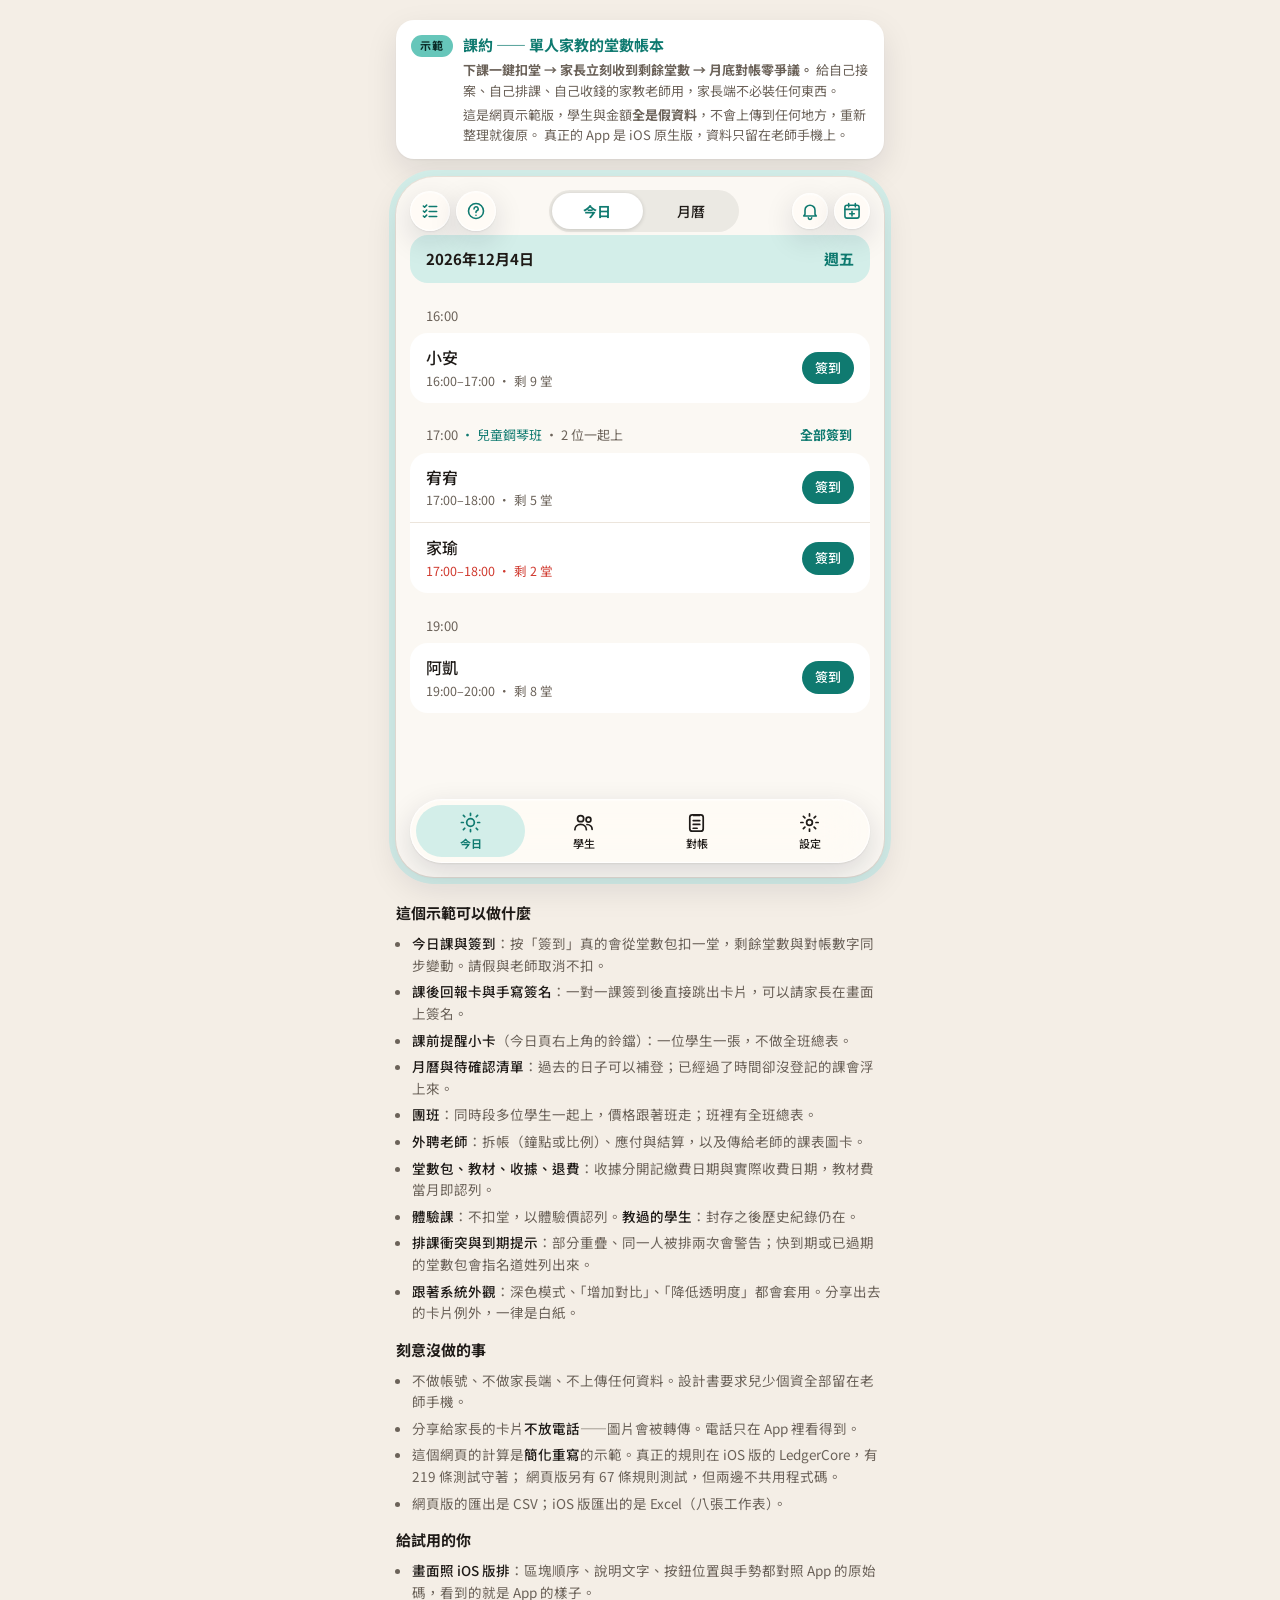
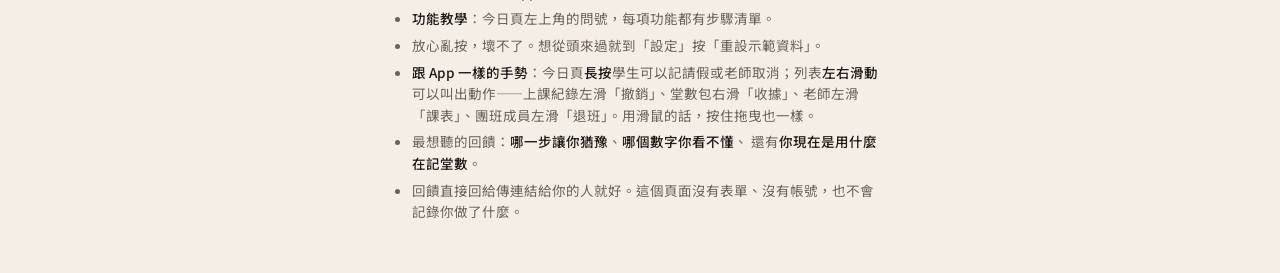
<file: index.html>
<!doctype html>
<html lang="zh-Hant">
<head>
<meta charset="utf-8">
<meta name="viewport" content="width=device-width, initial-scale=1, viewport-fit=cover">
<meta name="description" content="課約:單人家教的堂數帳本。下課一鍵扣堂、家長立刻收到剩餘堂數、月底對帳零爭議。示範版,全是假資料。">
<style>html,body{margin:0}:root{padding-top:env(safe-area-inset-top,0px);padding-bottom:env(safe-area-inset-bottom,0px)}[hidden]{display:none!important}</style>
<title>課約 網頁示範</title>
<link rel="stylesheet" href="https://fonts.googleapis.com/css2?family=Noto+Sans+TC:wght@400;500;700&family=Quicksand:wght@500;600;700&display=swap">
<style>
/* 版面:桌機上是一支置中的手機,內容在手機裡捲動,分頁列是浮在內容上方的玻璃。
   色票對齊 iOS 版:BrandPrimary 淺 #2563EB / 深 #3B82F6 / 高對比淺 #1D4ED8 / 高對比深 #60A5FA。
   分享卡用獨立的「紙」色票,永遠淺色(對應 App 的 paperDocument)。 */
:root {
  --page: #e6e9f0;
  --bg: #f2f2f7;
  --surface: #ffffff;
  --surface-2: #f7f7fa;
  --fg: #0f172a;
  --muted: #64748b;
  --faint: #94a3b8;
  --line: #e3e5ea;
  --accent: #2563eb;
  --accent-soft: #e8effd;
  --on-accent: #ffffff;
  --warn: #b45309;
  --warn-soft: #fdf1e2;
  --danger: #dc2626;
  --ok: #15803d;
  --glass: rgba(255, 255, 255, .62);
  --glass-strong: rgba(255, 255, 255, .84);
  --glass-edge: rgba(255, 255, 255, .78);
  --glass-shadow: 0 10px 30px rgba(15, 23, 42, .14), 0 1px 2px rgba(15, 23, 42, .08);
  --sheet: rgba(255, 255, 255, .93);
  --shadow: 0 1px 2px rgba(15, 23, 42, .05), 0 12px 32px rgba(15, 23, 42, .10);
  --paper: #ffffff;
  --paper-ink: #0f172a;
  --paper-muted: #64748b;
  --paper-accent: #2563eb;
  --paper-line: #e2e8f0;
  --font-ui: "Noto Sans TC", -apple-system, BlinkMacSystemFont, "Segoe UI", system-ui, sans-serif;
}
@media (prefers-color-scheme: dark) {
  :root:not([data-theme="light"]) {
    --page: #050507;
    --bg: #0b0b0e;
    --surface: #1c1c1f;
    --surface-2: #141417;
    --fg: #f1f5f9;
    --muted: #94a3b8;
    --faint: #64748b;
    --line: #2c2c31;
    --accent: #3b82f6;
    --accent-soft: #15233d;
    --warn: #f59e0b;
    --warn-soft: #2d220f;
    --danger: #f87171;
    --ok: #4ade80;
    --glass: rgba(46, 46, 52, .55);
    --glass-strong: rgba(46, 46, 52, .80);
    --glass-edge: rgba(255, 255, 255, .14);
    --glass-shadow: 0 10px 30px rgba(0, 0, 0, .55), 0 1px 2px rgba(0, 0, 0, .4);
    --sheet: rgba(30, 30, 34, .92);
    --shadow: 0 1px 2px rgba(0, 0, 0, .4), 0 12px 32px rgba(0, 0, 0, .45);
    color-scheme: dark;
  }
}
:root[data-theme="dark"] {
  --page: #050507;
  --bg: #0b0b0e;
  --surface: #1c1c1f;
  --surface-2: #141417;
  --fg: #f1f5f9;
  --muted: #94a3b8;
  --faint: #64748b;
  --line: #2c2c31;
  --accent: #3b82f6;
  --accent-soft: #15233d;
  --warn: #f59e0b;
  --warn-soft: #2d220f;
  --danger: #f87171;
  --ok: #4ade80;
  --glass: rgba(46, 46, 52, .55);
  --glass-strong: rgba(46, 46, 52, .80);
  --glass-edge: rgba(255, 255, 255, .14);
  --glass-shadow: 0 10px 30px rgba(0, 0, 0, .55), 0 1px 2px rgba(0, 0, 0, .4);
  --sheet: rgba(30, 30, 34, .92);
  --shadow: 0 1px 2px rgba(0, 0, 0, .4), 0 12px 32px rgba(0, 0, 0, .45);
  color-scheme: dark;
}
/* 「增加對比」:同 iOS 版的高對比色,玻璃也變得不那麼透明 */
@media (prefers-contrast: more) {
  :root { --accent: #1d4ed8; --muted: #334155; --line: #c6cad3; --glass: rgba(255, 255, 255, .9); }
  :root[data-theme="dark"] { --accent: #60a5fa; --muted: #cbd5e1; --line: #45454d; --glass: rgba(46, 46, 52, .92); }
}
@media (prefers-contrast: more) and (prefers-color-scheme: dark) {
  :root:not([data-theme="light"]) { --accent: #60a5fa; --muted: #cbd5e1; --line: #45454d; --glass: rgba(46, 46, 52, .92); }
}

* { box-sizing: border-box; }
body {
  background: var(--page);
  color: var(--fg);
  font-family: var(--font-ui);
  font-size: 15px;
  line-height: 1.6;
  -webkit-font-smoothing: antialiased;
}
.wrap {
  padding-left: max(16px, env(safe-area-inset-left, 0px));
  padding-right: max(16px, env(safe-area-inset-right, 0px));
  padding-block: 20px 36px;
  max-width: 520px;
  margin: 0 auto;
}
h1, h2, h3 { margin: 0; text-wrap: balance; font-weight: 700; }

/* 示範橫幅 */
.banner {
  display: flex; gap: 10px; align-items: flex-start;
  background: var(--surface);
  border-radius: 18px; padding: 13px 15px; margin-bottom: 18px;
  box-shadow: var(--shadow);
}
.banner strong { color: var(--accent); }
.banner p { margin: 3px 0 0; font-size: 13px; color: var(--muted); }
.badge-demo {
  font-size: 11px; font-weight: 700; letter-spacing: .08em;
  background: var(--accent); color: var(--on-accent); border-radius: 999px;
  padding: 2px 9px; flex: none; margin-top: 2px;
}

/* 手機外框:內容在裡面捲動,分頁列浮在上面 */
.phone {
  position: relative;
  background: var(--bg);
  border-radius: 38px;
  box-shadow: var(--shadow), 0 0 0 1px var(--line);
  overflow: hidden;
  display: flex; flex-direction: column;
  height: 700px;
}
@media (max-width: 520px) {
  .phone { height: max(560px, calc(100dvh - 150px)); border-radius: 30px; }
}
.phone-top {
  display: flex; align-items: center; justify-content: space-between;
  padding: 18px 18px 8px;
}
.phone-top .appname { font-weight: 700; font-size: 26px; letter-spacing: .01em; }
.screen {
  padding: 2px 14px 104px; flex: 1;
  overflow-y: auto; overscroll-behavior: contain;
  scrollbar-width: none;
}
.screen::-webkit-scrollbar { display: none; }

.card {
  background: var(--surface);
  border-radius: 18px;
  overflow: hidden;
}
.card + .card { margin-top: 12px; }
.sec-label {
  font-size: 12px; font-weight: 700; color: var(--faint);
  letter-spacing: .06em; margin: 20px 4px 7px;
  display: flex; align-items: center; gap: 6px;
}
.sec-label:first-child { margin-top: 4px; }

.datebar {
  display: flex; justify-content: space-between; align-items: baseline;
  background: var(--surface);
  border-radius: 18px; padding: 13px 16px; margin-bottom: 4px;
}
.datebar .d { font-weight: 700; font-size: 17px; }
.datebar .w { color: var(--accent); font-weight: 500; font-size: 14px; }

.row {
  display: flex; align-items: center; gap: 10px;
  padding: 12px 16px;
}
.row + .row { border-top: 1px solid var(--line); }
.row .grow { flex: 1; min-width: 0; }
.row .nm { font-weight: 500; }
.row .sub {
  font-size: 12.5px; color: var(--muted);
  font-variant-numeric: tabular-nums;
}
.row .sub.low { color: var(--danger); }

/* 按鈕。實心的那種給列表裡每一列的「簽到」——內容層,不用玻璃(同 iOS 版的取捨) */
button {
  font: inherit; font-weight: 500; cursor: pointer;
  border-radius: 999px; border: 1px solid transparent;
  padding: 7px 16px; background: var(--accent); color: var(--on-accent);
  flex: none;
}
button:focus-visible { outline: 2px solid var(--accent); outline-offset: 2px; }
button.ghost { background: var(--accent-soft); color: var(--accent); }
button.quiet { background: transparent; color: var(--muted); padding: 7px 9px; }
button[disabled] { opacity: .45; cursor: default; }
button.sm { font-size: 13px; padding: 5px 12px; }

/* Liquid Glass。只給最重要的功能元素:分頁列、分享面板的主要動作、工具列按鈕 */
.glass, .tabs, .toast {
  -webkit-backdrop-filter: blur(22px) saturate(180%);
  backdrop-filter: blur(22px) saturate(180%);
}
button.glass {
  background: var(--glass-strong); color: var(--accent);
  border: 1px solid var(--glass-edge);
  box-shadow: inset 0 1px 0 rgba(255, 255, 255, .35), var(--glass-shadow);
}
button.glass-pro {
  background: linear-gradient(180deg, color-mix(in srgb, #fff 14%, var(--accent)), var(--accent));
  color: var(--on-accent);
  border: 1px solid color-mix(in srgb, #fff 22%, var(--accent));
  box-shadow: inset 0 1px 0 rgba(255, 255, 255, .38), inset 0 -1px 0 rgba(0, 0, 0, .12),
              0 8px 20px color-mix(in srgb, var(--accent) 32%, transparent);
  font-weight: 700;
}

.done { color: var(--ok); font-weight: 500; font-size: 14px; flex: none; }
.skipped { color: var(--muted); font-weight: 500; font-size: 14px; flex: none; }

.conflict {
  background: var(--warn-soft);
  border-radius: 18px; padding: 11px 14px;
}
.conflict .t { font-weight: 700; color: var(--warn); font-size: 14px; }
.conflict .s { font-size: 12.5px; color: var(--muted); font-variant-numeric: tabular-nums; }

.kv { display: flex; justify-content: space-between; gap: 12px; padding: 12px 16px; }
.kv + .kv { border-top: 1px solid var(--line); }
.kv .k { color: var(--fg); }
.kv .note { display: block; font-size: 12px; color: var(--muted); }
.kv .v { font-weight: 700; font-variant-numeric: tabular-nums; white-space: nowrap; }
.kv .v.warn { color: var(--warn); }
.kv .v.danger { color: var(--danger); }

.pill {
  font-size: 12px; font-weight: 700; border-radius: 999px;
  padding: 2px 10px; flex: none; font-variant-numeric: tabular-nums;
}
.pill.warn { background: var(--warn-soft); color: var(--warn); }
.pill.danger { background: color-mix(in srgb, var(--danger) 14%, transparent); color: var(--danger); }
.pill.cls { background: var(--accent-soft); color: var(--accent); }

.empty { padding: 14px 16px; color: var(--muted); font-size: 13.5px; }

/* 分頁列:浮在內容上方的玻璃膠囊,內容捲到它底下 */
.tabs {
  position: absolute; left: 14px; right: 14px; bottom: 14px;
  display: flex; padding: 5px; gap: 4px;
  background: var(--glass);
  border: 1px solid var(--glass-edge);
  border-radius: 999px;
  box-shadow: inset 0 1px 0 rgba(255, 255, 255, .3), var(--glass-shadow);
}
.tabs button {
  flex: 1; background: transparent; color: var(--fg);
  border: 0; border-radius: 999px; padding: 6px 0 5px;
  font-size: 11px; font-weight: 500;
  display: flex; flex-direction: column; align-items: center; gap: 1px;
}
.tabs button[aria-current="true"] {
  color: var(--accent); font-weight: 700;
  background: color-mix(in srgb, var(--accent) 13%, transparent);
}
.tabs svg {
  width: 23px; height: 23px; fill: none; stroke: currentColor;
  stroke-width: 1.8; stroke-linecap: round; stroke-linejoin: round;
}

/* 分享面板 */
.sheet-back {
  position: fixed; inset: 0; background: rgba(8, 10, 16, .42);
  display: flex; align-items: flex-end; justify-content: center;
  z-index: 40; padding: 10px;
}
.sheet {
  background: var(--sheet);
  -webkit-backdrop-filter: blur(30px) saturate(180%);
  backdrop-filter: blur(30px) saturate(180%);
  border: 1px solid var(--glass-edge);
  border-radius: 32px; width: 100%; max-width: 480px;
  padding: 18px; max-height: 88vh; overflow: auto;
  box-shadow: var(--glass-shadow);
  padding-bottom: calc(18px + env(safe-area-inset-bottom, 0px));
}
.sheet h3 { font-size: 20px; margin: 2px 2px 12px; }

/* 分享卡是紙:不跟深色模式走,老師看到的等於家長收到的(同 App 的 paperDocument) */
.sharecard {
  background: var(--paper); color: var(--paper-ink);
  border-radius: 18px; padding: 16px;
  box-shadow: 0 4px 14px rgba(0, 0, 0, .14);
}
.sharecard .kicker { font-size: 12px; font-weight: 700; color: var(--paper-accent); margin-bottom: 4px; }
.sharecard .top { display: flex; justify-content: space-between; align-items: baseline; gap: 8px; }
.sharecard .who { font-weight: 700; font-size: 17px; }
.sharecard .when { font-size: 12px; color: var(--paper-muted); font-variant-numeric: tabular-nums; }
.sharecard .msg { margin: 10px 0 0; font-size: 14px; line-height: 1.75; }
.sharecard .bal {
  margin-top: 12px; padding-top: 10px; border-top: 1px dashed var(--paper-line);
  display: flex; justify-content: space-between; font-variant-numeric: tabular-nums;
}
.sharecard .bal b { font-size: 18px; }
.sheet-actions { display: flex; gap: 8px; margin-top: 16px; flex-wrap: wrap; }
.sheet-actions button { flex: 1 1 auto; padding-block: 11px; }
.privacy {
  margin-top: 12px; font-size: 12.5px; color: var(--muted);
  background: color-mix(in srgb, var(--fg) 5%, transparent);
  border-radius: 14px; padding: 10px 12px;
}

.toast {
  position: fixed; left: 50%; transform: translateX(-50%);
  bottom: calc(22px + env(safe-area-inset-bottom, 0px));
  background: color-mix(in srgb, var(--fg) 86%, transparent); color: var(--bg);
  padding: 9px 17px; border-radius: 999px; font-size: 13.5px; font-weight: 500;
  z-index: 60; box-shadow: var(--glass-shadow);
}

/* 說明區 */
.notes { margin-top: 24px; }
.notes h2 { font-size: 15px; margin-bottom: 8px; }
.notes ul { margin: 0 0 14px; padding-left: 1.15em; color: var(--muted); font-size: 13.5px; }
.notes li { margin-bottom: 5px; }
.notes li b { color: var(--fg); font-weight: 500; }
.foot { display: flex; gap: 8px; flex-wrap: wrap; margin-top: 4px; }

/* 「降低透明度」:玻璃改回實心,同 Apple 對 Liquid Glass 的要求 */
@media (prefers-reduced-transparency: reduce) {
  .glass, .tabs, .toast, .sheet {
    -webkit-backdrop-filter: none; backdrop-filter: none;
  }
  .tabs, button.glass { background: var(--surface); }
  .sheet { background: var(--surface); }
  .toast { background: var(--fg); }
}
@media (prefers-reduced-motion: reduce) { * { animation: none !important; transition: none !important; } }

/* ===== 完整版新增的元件 ===== */
.navbar {
  display: flex; align-items: center; justify-content: space-between; gap: 8px;
  padding: 12px 14px 0; min-height: 56px; position: relative; z-index: 2;
}
.nav-l, .nav-r { display: flex; gap: 8px; align-items: center; }
.icon-btn { width: 40px; height: 40px; padding: 0; display: grid; place-items: center; }
.icon-btn.sm { width: 34px; height: 34px; font-size: 18px; }
.icon-btn svg, .chev svg {
  width: 20px; height: 20px; fill: none; stroke: currentColor;
  stroke-width: 1.9; stroke-linecap: round; stroke-linejoin: round;
}
.back-btn { padding: 8px 14px; max-width: 46vw; overflow: hidden; text-overflow: ellipsis; white-space: nowrap; }
.large-title { font-size: 30px; font-weight: 700; margin: 4px 4px 12px; letter-spacing: .01em; }

/* 分段選單 */
.seg {
  display: flex; padding: 3px; gap: 3px; margin-bottom: 12px;
  background: color-mix(in srgb, var(--fg) 7%, transparent); border-radius: 999px;
}
.seg button {
  flex: 1; background: transparent; color: var(--fg); padding: 7px 0; font-size: 14px; border: 0;
}
.seg button[aria-pressed="true"] { background: var(--surface); box-shadow: 0 1px 4px rgba(0, 0, 0, .16); font-weight: 700; }
.sheet .seg { margin: 14px 0 0; }

/* 月曆 */
.cal { background: var(--surface); border-radius: 18px; padding: 12px; margin-bottom: 12px; }
.cal-head { display: flex; align-items: center; justify-content: space-between; margin-bottom: 8px; font-size: 16px; }
.cal-grid { display: grid; grid-template-columns: repeat(7, minmax(0, 1fr)); gap: 3px; }
.cal-w { text-align: center; font-size: 11px; color: var(--faint); padding-bottom: 4px; }
.cal-cell {
  background: transparent; color: var(--fg); border: 0; border-radius: 12px; padding: 5px 0 4px;
  display: flex; flex-direction: column; align-items: center; gap: 1px; min-width: 0;
}
.cal-cell .cal-d { font-size: 15px; font-variant-numeric: tabular-nums; }
.cal-cell .cal-n { font-size: 10px; color: var(--accent); font-variant-numeric: tabular-nums; min-height: 13px; }
.cal-cell.today .cal-d { color: var(--accent); font-weight: 700; }
.cal-cell.sel { background: var(--accent); color: var(--on-accent); }
.cal-cell.sel .cal-n, .cal-cell.sel .cal-d { color: var(--on-accent); }

/* 提示 */
.notice {
  display: flex; flex-direction: column; align-items: flex-start; gap: 2px; width: 100%; text-align: left;
  background: var(--accent-soft); color: var(--accent); border-radius: 18px; padding: 11px 15px; margin: 10px 0 2px;
}
.notice span { font-size: 12.5px; color: var(--muted); font-weight: 400; }
.conflict { margin: 10px 0 2px; }
.conflict .t + .s { margin-bottom: 6px; }
.pill.ext { background: color-mix(in srgb, var(--fg) 8%, transparent); color: var(--muted); }
.pill.trial { background: color-mix(in srgb, var(--ok) 15%, transparent); color: var(--ok); }
.sec-label .push-r { margin-left: auto; }

/* 列 */
.row .nm, .row .sub, .row .grow > span { display: block; }
button.row.link {
  width: 100%; background: transparent; color: var(--fg); border: 0; border-radius: 0;
  text-align: left; font-weight: 400; padding: 12px 12px 12px 16px;
}
button.row.link:hover { background: color-mix(in srgb, var(--fg) 4%, transparent); }
.chev { color: var(--faint); display: grid; place-items: center; flex: none; }
.chev svg { width: 16px; height: 16px; }
.row.actions { gap: 8px; justify-content: flex-start; }
.card.inset { background: color-mix(in srgb, var(--fg) 4%, transparent); }
.hero { padding: 16px; text-align: center; }
.hero .big { font-size: 32px; font-weight: 700; letter-spacing: .01em; }
.hero .big.low { color: var(--danger); }
.hero .sub { font-size: 13px; color: var(--muted); }
.foot-actions { display: flex; flex-direction: column; align-items: center; gap: 2px; margin: 18px 0 4px; }
.foot-actions button { color: var(--danger); }
.foot-actions .note, .hint { font-size: 12px; color: var(--muted); margin: 6px 2px 0; }

/* 全班總表 */
.table-wrap { overflow-x: auto; }
.tbl { width: 100%; border-collapse: collapse; font-size: 13.5px; font-variant-numeric: tabular-nums; }
.tbl th { text-align: left; font-size: 11.5px; color: var(--faint); font-weight: 700; padding: 10px 8px 6px 16px; white-space: nowrap; }
.tbl td { padding: 9px 8px 9px 16px; border-top: 1px solid var(--line); white-space: nowrap; }
.tbl td.low { color: var(--danger); }

/* 表單 */
.form { display: flex; flex-direction: column; gap: 10px; }
.form-card { padding: 14px 16px; display: flex; flex-direction: column; gap: 10px; }
.field { display: flex; flex-direction: column; gap: 4px; min-width: 0; }
.field > span { font-size: 12px; color: var(--muted); font-weight: 500; }
.field input, .field select, .field textarea, textarea.csv {
  font: inherit; font-size: 15px; width: 100%; min-width: 0; padding: 9px 12px;
  border-radius: 12px; border: 1px solid var(--line); background: var(--surface); color: var(--fg);
}
.field input:focus, .field select:focus, .field textarea:focus { outline: 2px solid var(--accent); outline-offset: 0; }
textarea.csv { font-family: ui-monospace, SFMono-Regular, Menlo, monospace; font-size: 12px; white-space: pre; }
.two { display: grid; grid-template-columns: 1fr 1fr; gap: 10px; }
.three { display: grid; grid-template-columns: 1.1fr 1fr 1fr; gap: 10px; }
@media (max-width: 400px) { .three { grid-template-columns: 1fr 1fr; } }
.check { display: flex; align-items: center; gap: 8px; font-size: 14px; }
.check input { width: 18px; height: 18px; accent-color: var(--accent); }
.preview { font-size: 13px; color: var(--muted); }
.preview b { color: var(--fg); }
.row-btns, .stack-btns { display: flex; gap: 8px; margin-top: 12px; flex-wrap: wrap; }
.stack-btns { flex-direction: column; }
.stack-btns button, .row-btns button { padding-block: 10px; }
.prose { padding: 4px 16px 10px; font-size: 14px; color: var(--fg); }
.prose ul { padding-left: 1.2em; margin: 4px 0 8px; color: var(--muted); }
.prose li { margin-bottom: 4px; }
.sheet .prose { padding: 0 2px; }

/* 紙上的元件(永遠淺色) */
.sharecard .okline { color: #15803d; font-weight: 700; font-size: 14px; margin-top: 6px; }
.sharecard .bigbal { font-size: 28px; font-weight: 700; margin: 2px 0 8px; }
.sharecard .bigbal.low { color: #dc2626; }
.stbl { border-top: 1px solid var(--paper-line); padding-top: 8px; margin-top: 4px; }
.stbl > div { display: flex; justify-content: space-between; gap: 12px; font-size: 12.5px; padding: 3px 0; }
.stbl > div span { color: var(--paper-muted); flex: none; }
.stbl > div b { font-weight: 500; text-align: right; }
.stbl .refund b { color: #dc2626; }
.signed { display: flex; justify-content: space-between; align-items: flex-end; border-top: 1px solid var(--paper-line); margin-top: 10px; padding-top: 8px; }
.signed .lbl { display: block; font-size: 11px; color: var(--paper-muted); }
.signed img { height: 52px; display: block; }
.signed .r { display: flex; flex-direction: column; align-items: flex-end; font-size: 12px; color: var(--paper-muted); }
.sday { margin-top: 12px; }
.sday-h { font-size: 13px; font-weight: 700; color: var(--paper-accent); margin-bottom: 3px; }
.sline { display: flex; gap: 12px; font-size: 14px; padding: 2px 0; }
.sline .t { font-variant-numeric: tabular-nums; flex: none; }
.sline .m { display: block; font-size: 12px; color: var(--paper-muted); }
.sfoot { margin-top: 12px; padding-top: 9px; border-top: 1px dashed var(--paper-line); font-size: 12px; color: var(--paper-muted); }
.sigpad {
  width: 100%; height: auto; aspect-ratio: 5 / 2; background: #fff; border-radius: 14px;
  border: 1px solid var(--line); touch-action: none; display: block; margin-top: 8px; cursor: crosshair;
}

/* ===== 對齊 iOS 版的元件(insetGrouped 清單、sheet、滑動列、長按選單) ===== */
svg.ic { width: 18px; height: 18px; fill: none; stroke: currentColor; stroke-width: 1.9;
  stroke-linecap: round; stroke-linejoin: round; flex: none; vertical-align: -3px; }
.nav-c { flex: 1; display: flex; justify-content: center; min-width: 0; }
.nav-c .seg { margin: 0; width: 100%; max-width: 190px; }
.nav-l, .nav-r { flex: none; min-width: 40px; }
.nav-r { justify-content: flex-end; gap: 6px; }
.nav-r .icon-btn { width: 36px; height: 36px; }
.text-btn { padding: 8px 15px; }
.icon-btn svg.ic { width: 20px; height: 20px; }

/* Section:header 小字、卡片、footer 說明 */
.grp { margin: 0 0 22px; }
.grp-h {
  font-size: 13px; color: var(--muted); margin: 0 16px 6px;
  display: flex; align-items: center; gap: 8px; min-height: 22px;
}
.grp-h .accent { color: var(--accent); }
.grp-h .warn-h { color: var(--warn); font-weight: 700; display: flex; align-items: center; gap: 5px; }
.grp-f { font-size: 12.5px; color: var(--muted); margin: 7px 16px 0; line-height: 1.55; }
.grp .card > * + * { border-top: 1px solid var(--line); }
.hdr-btn {
  margin-left: auto; background: transparent; color: var(--accent); border: 0;
  padding: 0 2px; font-size: 13px; font-weight: 700;
}

/* 列 */
.row { min-height: 46px; }
.row.lc { justify-content: space-between; }
.row.lc .k { min-width: 0; }
.row.lc .note { display: block; font-size: 12px; color: var(--muted); }
.row.lc .v { text-align: right; font-variant-numeric: tabular-nums; flex: none; max-width: 60%; }
.row.dim, .row.lc.dim .k, .row.lc.dim .v, .dim, .dimv { color: var(--muted); }
.row.stack { flex-direction: column; align-items: stretch; gap: 2px; }
.row.cap { font-size: 12.5px; color: var(--muted); }
.cap { font-size: 12.5px; color: var(--muted); display: block; font-variant-numeric: tabular-nums; }
.cap.strong { color: var(--fg); font-weight: 500; }
.row > .cap { display: inline; }
.b, b.b { font-weight: 700; }
.hl { font-weight: 700; }
.red, .row .sub.red, .cap.red { color: var(--danger); }
.orange, .cap.orange { color: var(--warn); }
.green { color: var(--ok); }
.accent, .v.accent { color: var(--accent); }
.pre { white-space: pre-wrap; }
.split { display: flex; justify-content: space-between; align-items: baseline; gap: 10px; }
.split .cap { display: inline-flex; align-items: center; gap: 4px; }
.btns { display: flex; gap: 6px; margin-top: 6px; flex-wrap: wrap; }
.sm-b { font-size: 14px; color: var(--warn); }
.trail { flex: none; font-size: 14px; font-variant-numeric: tabular-nums; }
.cap-pill {
  font-size: 11px; font-weight: 700; color: var(--ok); vertical-align: 1px;
  background: color-mix(in srgb, var(--ok) 15%, transparent); border-radius: 999px; padding: 1px 7px;
}
.cap-pill.blue { color: var(--accent); background: var(--accent-soft); }
a.tel { display: inline-flex; align-items: center; gap: 5px; text-decoration: none; }
.lesson { -webkit-touch-callout: none; -webkit-user-select: none; user-select: none; }
.lesson .nm { font-size: 16px; }
.lesson .cap { margin-top: 1px; }
.row .grow > .cap { display: block; }

/* 清單裡的按鈕列 */
button.row.tbtn {
  width: 100%; background: transparent; color: var(--accent); border: 0; border-radius: 0;
  justify-content: flex-start; font-weight: 400; gap: 9px;
}
button.row.tbtn.red { color: var(--danger); }
button.row.tbtn:hover, button.row.link:hover { background: color-mix(in srgb, var(--fg) 4%, transparent); }

/* 按鈕樣式:bordered(iOS .bordered)與尺寸 */
button.bordered { background: var(--accent-soft); color: var(--accent); }
button.bordered.red { background: color-mix(in srgb, var(--danger) 12%, transparent); color: var(--danger); }
button.xs { font-size: 12.5px; padding: 4px 11px; }
button.wide {
  width: 100%; display: flex; justify-content: center; align-items: center; gap: 7px;
  margin-top: 10px; padding-block: 12px; border-radius: 16px;
}
button.glass-pro.wide { border-radius: 999px; }

/* 滑動列 */
.swipe { position: relative; overflow: hidden; }
.sw-body { position: relative; z-index: 1; background: var(--surface); transition: transform .22s ease; touch-action: pan-y; }
.sw-act { position: absolute; top: 0; bottom: 0; display: flex; }
.sw-act.lead { left: 0; }
.sw-act.trail { right: 0; }
.sw-btn { border-radius: 0; border: 0; color: #fff; font-size: 14px; padding: 0 18px; min-width: 76px; }
.sw-btn.teal { background: #0d9488; }
.sw-btn.orange { background: #ea7a0c; }
.sw-btn.red { background: #e5383b; }
/* 結束上課、永久刪除:與「體驗中」同一個珊瑚色(App 的 Brand.coral)。
   不是系統紅——結束上課資料不會刪,永久刪除還有一道確認 */
button.row.tbtn.coral { color: var(--coral, #a8344a); }
.sw-btn.coral { background: var(--coral, #a8344a); }
@media (prefers-color-scheme: dark) { :root:not([data-theme="light"]) .sw-btn.coral { background: #a8344a; } }
:root[data-theme="dark"] .sw-btn.coral { background: #a8344a; }
.sw-btn.blue { background: #2563eb; }

/* ContentUnavailableView */
.unavail {
  display: flex; flex-direction: column; align-items: center; text-align: center; gap: 4px;
  padding: 48px 24px 32px; color: var(--muted);
}
.unavail svg.ic { width: 46px; height: 46px; stroke-width: 1.4; margin-bottom: 8px; }
.unavail b { color: var(--fg); font-size: 19px; }
.unavail span { font-size: 14px; max-width: 30em; }

/* 月曆(MonthCalendarView):圓形日期,底下一個數字徽章;有待處理的課徽章用強調色 */
.cal { background: transparent; border-radius: 0; padding: 12px 10px 10px; margin: 0; }
.cal-head b { font-size: 17px; }
.plain-icon { background: transparent; color: var(--accent); border: 0; font-size: 26px; line-height: 1; padding: 0 12px; }
.cal-cell { padding: 3px 0; gap: 3px; border-radius: 0; }
.cal-cell .cal-d {
  width: 34px; height: 34px; border-radius: 50%; display: grid; place-items: center;
  font-size: 16px; font-variant-numeric: tabular-nums;
}
.cal-cell .cal-d.today { color: var(--accent); font-weight: 700; }
.cal-cell .cal-d.sel { background: var(--accent); color: var(--on-accent); font-weight: 700; }
.cal-badge {
  min-width: 18px; height: 15px; border-radius: 999px; padding: 0 5px; font-size: 10px; line-height: 15px;
  font-weight: 700; font-variant-numeric: tabular-nums;
  background: color-mix(in srgb, var(--fg) 10%, transparent); color: var(--muted);
}
.cal-badge.on { background: var(--accent); color: var(--on-accent); }
.cal-badge.empty { background: transparent; }
.cal-foot { color: var(--fg); font-size: 16px; display: block; margin-top: 8px; }
.cal-foot-row { display: flex; align-items: center; justify-content: space-between; gap: 8px; margin-top: 8px; }
.cal-foot-row .cal-foot { margin-top: 0; }

/* Sheet:左上取消、正中標題、右上儲存 */
.sheet { padding: 0; background: color-mix(in srgb, var(--bg) 94%, transparent); }
.sheet-bar {
  position: sticky; top: 0; z-index: 3; display: grid; grid-template-columns: 1fr auto 1fr; align-items: center;
  padding: 14px 10px 10px; background: inherit;
  -webkit-backdrop-filter: blur(20px); backdrop-filter: blur(20px);
}
.sb-t { font-weight: 700; font-size: 16px; text-align: center; white-space: nowrap; }
.sb-l { justify-self: start; }
.sb-r { justify-self: end; }
.bar-btn { background: transparent; color: var(--accent); border: 0; padding: 6px 8px; font-weight: 400; }
.bar-btn.b { font-weight: 700; }
.bar-btn.red { color: var(--danger); }
.sheet-body { padding: 4px 14px calc(18px + env(safe-area-inset-bottom, 0px)); }
.sheet-body > .grp:first-child { margin-top: 4px; }
.sheet-body .grp-f, .sheet-body > p.grp-f { margin-top: 10px; }
.field-card { background: var(--surface); border-radius: 14px; margin-top: 12px; }
.field-card textarea, .field-card input, .frow input, .frow textarea, .frow select {
  font: inherit; font-size: 15px; width: 100%; min-width: 0; border: 0; background: transparent; color: var(--fg);
  padding: 0; resize: vertical;
}
.field-card textarea, .field-card input { padding: 12px 14px; }
.frow input:focus, .frow textarea:focus, .frow select:focus, .field-card textarea:focus, .field-card input:focus { outline: none; }
.frow:focus-within { box-shadow: inset 3px 0 0 var(--accent); }
.frow .k { flex: none; }
.frow input.right { text-align: right; }
.frow .seg { margin: 0; width: 100%; }
.pick { justify-content: space-between; cursor: pointer; }
.pick select, .pick input { width: auto; text-align: right; color: var(--accent); }
.stepper .k { flex: 1; }
.stepper .sv { font-variant-numeric: tabular-nums; font-weight: 500; }
.steps { display: flex; background: color-mix(in srgb, var(--fg) 8%, transparent); border-radius: 10px; flex: none; }
.steps button {
  background: transparent; color: var(--fg); border: 0; border-radius: 10px; width: 46px; padding: 4px 0; font-size: 18px; line-height: 1.2;
}
.steps button + button { border-left: 1px solid var(--line); border-radius: 0 10px 10px 0; }
.tog { justify-content: space-between; cursor: pointer; }
.tog input {
  -webkit-appearance: none; appearance: none; width: 51px; height: 31px; border-radius: 999px; flex: none;
  background: color-mix(in srgb, var(--fg) 16%, transparent); position: relative; cursor: pointer; transition: background .2s;
}
.tog input::after {
  content: ""; position: absolute; top: 2px; left: 2px; width: 27px; height: 27px; border-radius: 50%;
  background: #fff; box-shadow: 0 2px 5px rgba(0, 0, 0, .25); transition: transform .2s;
}
.tog input:checked { background: #34c759; }
.tog input:checked::after { transform: translateX(20px); }
.tog input:focus-visible { outline: 2px solid var(--accent); outline-offset: 2px; }
[hidden] { display: none !important; }
textarea.csv { margin-top: 4px; border-radius: 14px; border: 0; background: var(--surface); }

/* 長按選單 / 確認(confirmationDialog) */
.action-sheet { width: 100%; max-width: 440px; display: flex; flex-direction: column; gap: 8px; padding-bottom: env(safe-area-inset-bottom, 0px); }
.as-group {
  background: var(--sheet); border-radius: 22px; overflow: hidden;
  -webkit-backdrop-filter: blur(30px) saturate(180%); backdrop-filter: blur(30px) saturate(180%);
}
.as-title { display: flex; flex-direction: column; align-items: center; text-align: center; padding: 13px 18px 11px; gap: 2px; }
.as-title b { font-size: 13.5px; color: var(--muted); }
.as-title span { font-size: 12.5px; color: var(--muted); }
.as-btn {
  width: 100%; background: transparent; color: var(--accent); border: 0; border-radius: 0;
  border-top: 1px solid var(--line); padding: 15px; font-size: 17px; font-weight: 400;
}
.as-btn.red { color: var(--danger); }
.as-cancel { background: var(--sheet); border-radius: 22px; border-top: 0; font-weight: 700; }

/* 紙上的補充元件 */
.sharecard .okline { display: flex; align-items: center; gap: 5px; }
.sharecard .okline svg.ic { width: 17px; height: 17px; }
.sharecard .who.xl { font-size: 22px; }
.sharecard .accent-line { display: flex; align-items: center; gap: 6px; color: var(--paper-accent); font-weight: 700; font-size: 14px; margin-top: 8px; }
.sharecard .bigtime { font-size: 30px; font-weight: 700; font-variant-numeric: tabular-nums; margin: 2px 0 8px; }
.sharecard .rno { display: block; font-size: 12px; color: var(--paper-muted); font-variant-numeric: tabular-nums; font-weight: 400; }
.sharecard .fee { display: flex; justify-content: space-between; align-items: baseline; border-top: 1px solid var(--paper-line); margin-top: 8px; padding-top: 8px; }
.sharecard .fee b { font-size: 22px; font-variant-numeric: tabular-nums; }
.sharecard .refund { display: flex; justify-content: space-between; color: #dc2626; font-size: 13px; padding-top: 4px; }
.sharecard .blank { display: block; width: 130px; height: 40px; border-bottom: 1px solid var(--paper-line); }
.sharecard .dimp { color: var(--paper-muted); }
.sharecard .stbl + .stbl { margin-top: 8px; }
.row .seg { margin: 0; width: 100%; }

/* =====================================================================
   美術樣品「新風格」(data-skin="studio")
   配色取自工作室實景與招生 DM:薄荷綠(DM #66C6BA)、奶油白牆、芥末黃、
   珊瑚粉、粉紫、黑白琴鍵、金色細線。原則:
   - 大面積用淺色(薄荷、奶油),文字與按鈕用加深的綠,維持 4.5:1 以上
   - 紅色只留給「要處理」(欠堂、剩不多);珊瑚粉只做裝飾(體驗中),不和警示混用
   - 芥末黃當「提醒」(快到期),剛好在配色裡
   - 圖案只用兩種:琴鍵(卡片頂端、大標題底下)、拱門(空白狀態)
   ===================================================================== */
:root[data-skin="studio"] {
  --page: #f4eee6;
  --bg: #fbf8f3;
  --surface: #ffffff;
  --surface-2: #f7f2ea;
  --fg: #1f1b18;
  --muted: #6b6259;
  --faint: #a1978c;
  --line: #ece5dc;
  --accent: #0f7a70;
  --accent-soft: #dcf1ec;
  --on-accent: #ffffff;
  --brand: #66c6ba;
  --brand-soft: #d3eee9;
  --coral: #a8344a;
  --coral-soft: #fde2e8;
  --warn: #9a5b06;
  --warn-soft: #fbeed5;
  --danger: #d03a2f;
  --ok: #18794e;
  --gold: #b8955a;
  --key: #1f1b18;
  --glass: rgba(255, 252, 247, .66);
  --glass-strong: rgba(255, 252, 247, .86);
  --sheet: rgba(251, 248, 243, .95);
  --paper: #fffdf8;
  --paper-ink: #1f1b18;
  --paper-muted: #776d63;
  --paper-accent: #0f7a70;
  --paper-line: #ebe2d4;
  --num: "Quicksand", "Noto Sans TC", sans-serif;
}
@media (prefers-color-scheme: dark) {
  :root[data-skin="studio"]:not([data-theme="light"]) {
    --page: #0c0b0a; --bg: #141210; --surface: #1f1c19; --surface-2: #191614;
    --fg: #f4efe9; --muted: #b3a99e; --faint: #7d746a; --line: #322d28;
    --accent: #5fc6b8; --accent-soft: #173531; --on-accent: #0a1f1c;
    --brand: #4fb3a6; --brand-soft: #1b3834;
    --coral: #f39aaa; --coral-soft: #3b2128; --warn: #f0b54a; --warn-soft: #33270f;
    --danger: #ff7b6e; --ok: #4ade80;
    --glass: rgba(40, 36, 32, .58); --glass-strong: rgba(40, 36, 32, .82); --sheet: rgba(28, 25, 22, .94);
  }
}
:root[data-skin="studio"][data-theme="dark"] {
  --page: #0c0b0a; --bg: #141210; --surface: #1f1c19; --surface-2: #191614;
  --fg: #f4efe9; --muted: #b3a99e; --faint: #7d746a; --line: #322d28;
  --accent: #5fc6b8; --accent-soft: #173531; --on-accent: #0a1f1c;
  --brand: #4fb3a6; --brand-soft: #1b3834;
  --coral: #f39aaa; --coral-soft: #3b2128; --warn: #f0b54a; --warn-soft: #33270f;
  --danger: #ff7b6e; --ok: #4ade80;
  --glass: rgba(40, 36, 32, .58); --glass-strong: rgba(40, 36, 32, .82); --sheet: rgba(28, 25, 22, .94);
}

/* 琴鍵:一個八度 7 白 5 黑,接起來就是一排鍵盤 */
:root[data-skin="studio"] {
  --keys: url("data:image/svg+xml,%3Csvg xmlns='http://www.w3.org/2000/svg' width='70' height='20'%3E%3Crect width='70' height='20' fill='%23fff'/%3E%3Cg stroke='%23d9d2c8' stroke-width='1'%3E%3Cpath d='M10.5 0v20M20.5 0v20M30.5 0v20M40.5 0v20M50.5 0v20M60.5 0v20M70 0v20'/%3E%3C/g%3E%3Cg fill='%231f1b18'%3E%3Crect x='7' width='6' height='12' rx='1'/%3E%3Crect x='17' width='6' height='12' rx='1'/%3E%3Crect x='37' width='6' height='12' rx='1'/%3E%3Crect x='47' width='6' height='12' rx='1'/%3E%3Crect x='57' width='6' height='12' rx='1'/%3E%3C/g%3E%3C/svg%3E");
  --blackkeys: url("data:image/svg+xml,%3Csvg xmlns='http://www.w3.org/2000/svg' width='35' height='6'%3E%3Cg fill='%231f1b18'%3E%3Crect x='3' width='3' height='6' rx='.8'/%3E%3Crect x='8.5' width='3' height='6' rx='.8'/%3E%3Crect x='18.5' width='3' height='6' rx='.8'/%3E%3Crect x='23.5' width='3' height='6' rx='.8'/%3E%3Crect x='28.5' width='3' height='6' rx='.8'/%3E%3C/g%3E%3C/svg%3E");
}

/* 頁面與手機外框 */
[data-skin="studio"] .badge-demo { background: var(--brand); color: #0a2a26; }
[data-skin="studio"] .banner strong { color: var(--accent); }
[data-skin="studio"] .phone { box-shadow: var(--shadow), 0 0 0 1px var(--line), 0 0 0 7px var(--brand-soft); }

/* 大標題:底下一小段黑鍵,像工作室門口的琴鍵牆 */
[data-skin="studio"] .large-title { position: relative; padding-bottom: 12px; margin-bottom: 14px; }
[data-skin="studio"] .large-title::after {
  content: ""; position: absolute; left: 1px; bottom: 0; width: 70px; height: 6px;
  background: var(--blackkeys) repeat-x; opacity: .9;
}
@media (prefers-color-scheme: dark) { [data-skin="studio"]:not([data-theme="light"]) .large-title::after { filter: invert(1); opacity: .55; } }
[data-skin="studio"][data-theme="dark"] .large-title::after { filter: invert(1); opacity: .55; }

/* 分頁列與分段選單 */
[data-skin="studio"] .tabs button[aria-current="true"] { background: var(--brand-soft); color: var(--accent); }
[data-skin="studio"] .seg button[aria-pressed="true"] { color: var(--accent); }

/* 主要按鈕:DM 的薄荷綠,加深一階壓白字 */
[data-skin="studio"] button.glass-pro {
  background: linear-gradient(180deg, color-mix(in srgb, #fff 10%, var(--accent)), var(--accent));
  border-color: color-mix(in srgb, #fff 20%, var(--accent));
  box-shadow: inset 0 1px 0 rgba(255, 255, 255, .35), inset 0 -1px 0 rgba(0, 0, 0, .12),
              0 8px 20px color-mix(in srgb, var(--accent) 30%, transparent);
}

/* 今日頁日期列:薄荷底 */
[data-skin="studio"] .screen > .grp:first-child .card { background: var(--brand-soft); }
[data-skin="studio"] .screen > .grp:first-child .row { border: 0; }

/* 月曆 */
[data-skin="studio"] .cal-cell .cal-d.sel { background: var(--accent); color: var(--on-accent); }
[data-skin="studio"] .cal-cell .cal-d.today { box-shadow: inset 0 0 0 2px var(--brand); }
[data-skin="studio"] .cal-badge.on { background: var(--brand); color: #0a2a26; }
[data-skin="studio"] .cal-d, [data-skin="studio"] .cal-badge, [data-skin="studio"] .cal-head b { font-family: var(--num); }

/* 體驗中:珊瑚粉,純裝飾 */
[data-skin="studio"] .cap-pill { color: var(--coral); background: var(--coral-soft); }
[data-skin="studio"] .cap-pill.blue { color: var(--accent); background: var(--accent-soft); }

/* 空白狀態:圖示放在拱門裡(工作室的拱門玻璃門) */
[data-skin="studio"] .unavail svg.ic {
  box-sizing: content-box; padding: 22px 20px 16px; width: 40px; height: 40px;
  border-radius: 999px 999px 14px 14px; background: var(--brand-soft); color: var(--accent);
}

/* 分享卡:頂端一排琴鍵、金色細線、奶油紙、數字用圓體 */
[data-skin="studio"] .sharecard { position: relative; padding-top: 42px; overflow: hidden; border: 1px solid var(--paper-line); }
[data-skin="studio"] .sharecard::before {
  content: ""; position: absolute; left: 0; right: 0; top: 0; height: 26px;
  background: var(--keys) repeat-x; background-size: auto 26px;
  border-bottom: 2px solid var(--gold);
}
[data-skin="studio"] .sharecard .kicker { color: var(--paper-accent); letter-spacing: .06em; }
[data-skin="studio"] .sharecard .okline { color: #0f7a70; }
[data-skin="studio"] .sharecard .bigbal, [data-skin="studio"] .sharecard .bigtime,
[data-skin="studio"] .sharecard .fee b, [data-skin="studio"] .sharecard .when,
[data-skin="studio"] .sharecard .rno { font-family: var(--num); font-weight: 700; }
[data-skin="studio"] .sharecard .when, [data-skin="studio"] .sharecard .rno { font-weight: 600; }
[data-skin="studio"] .sharecard .bigbal { color: #0f7a70; }
[data-skin="studio"] .sharecard .bigbal.low { color: #d03a2f; }
[data-skin="studio"] .sharecard .stbl { border-top-color: var(--gold); }
[data-skin="studio"] .sharecard .sday-h { color: #0f7a70; }
[data-skin="studio"] .sharecard .sfoot, [data-skin="studio"] .sharecard .signed { border-top-color: var(--paper-line); }
[data-skin="studio"] .sharecard .accent-line { color: #0f7a70; }

/* 收據與欠堂維持紅;快到期用芥末 */
[data-skin="studio"] .orange { color: var(--warn); }
[data-skin="studio"] .sw-btn.teal { background: #0f7a70; }
[data-skin="studio"] .sw-btn.blue { background: #2f8f84; }
[data-skin="studio"] .sw-btn.orange { background: #c98612; }
[data-skin="studio"] .tog input:checked { background: #34b3a3; }

/* 功能教學 */
.arch-ic {
  display: grid; place-items: center; width: 64px; height: 72px; margin-bottom: 6px;
  border-radius: 999px 999px 12px 12px; background: var(--brand-soft, var(--accent-soft)); color: var(--accent);
}
.arch-ic svg.ic { width: 30px; height: 30px; stroke-width: 1.6; }
.guide-hero { display: flex; flex-direction: column; align-items: center; text-align: center; gap: 3px; padding: 10px 8px 20px; }
.guide-hero b { font-size: 20px; }
.guide-hero span { font-size: 13.5px; color: var(--muted); max-width: 26em; }
.g-row { display: flex; gap: 12px; align-items: center; }
.g-row > svg.ic { color: var(--accent); width: 22px; height: 22px; }
.g-steps { margin: 0; padding: 12px 16px 12px 36px; }
.g-steps li { padding: 5px 0; }
.g-steps li::marker { color: var(--accent); font-weight: 700; font-family: var(--num, inherit); }
.nav-l { gap: 6px; }

/* 不分科目的圖案:琴房那面斜切的色塊牆(薄荷、奶油黃、珊瑚、粉紫、芥末)。
   取代琴鍵——課約不只給音樂老師用,數學老師的回報卡上不該印鋼琴鍵。 */
:root[data-skin="studio"] {
  --blocks: linear-gradient(105deg, #9fdcd2 0 24%, #f6e9a8 24% 41%, #f08f9f 41% 57%, #e7c3e0 57% 79%, #e5b04c 79% 100%);
}
[data-skin="studio"] .sharecard::before { background: var(--blocks); height: 14px; }
[data-skin="studio"] .sharecard { padding-top: 30px; }
[data-skin="studio"] .large-title::after {
  width: 54px; height: 5px; border-radius: 3px; background: var(--blocks); opacity: 1; filter: none !important;
}

/* 教過的團班:班名後面的科目 */
.cap-inline { font-size: 12px; color: var(--muted); font-weight: 400; margin-left: 4px; }

/* 推薦時間:點了的那一個打勾 */
button.row.tbtn.picked { font-weight: 700; }
button.row.tbtn.picked::after { content: "✓"; margin-left: auto; color: var(--accent); }
</style>
</head>
<body>
<div class="wrap">
  <div class="banner">
    <span class="badge-demo">示範</span>
    <div>
      <strong>課約 —— 單人家教的堂數帳本</strong>
      <p><b>下課一鍵扣堂 → 家長立刻收到剩餘堂數 → 月底對帳零爭議。</b>
        給自己接案、自己排課、自己收錢的家教老師用，家長端不必裝任何東西。</p>
      <p>這是網頁示範版，學生與金額<b>全是假資料</b>，不會上傳到任何地方，重新整理就復原。
        真正的 App 是 iOS 原生版，資料只留在老師手機上。</p>
    </div>
  </div>

  <div class="phone" id="phone">
    <div class="navbar">
      <div class="nav-l" id="navLeft"></div>
      <div class="nav-c" id="navCenter"></div>
      <div class="nav-r" id="navRight"></div>
    </div>
    <div class="screen" id="screen"></div>
    <nav class="tabs" id="tabs" aria-label="分頁">
      <button type="button" data-tab="today" aria-current="true"><svg viewBox="0 0 24 24" aria-hidden="true"><circle cx="12" cy="12" r="4"/><path d="M12 2.5v2M12 19.5v2M4.6 4.6l1.4 1.4M18 18l1.4 1.4M2.5 12h2M19.5 12h2M4.6 19.4L6 18M18 6l1.4-1.4"/></svg>今日</button>
      <button type="button" data-tab="students"><svg viewBox="0 0 24 24" aria-hidden="true"><circle cx="9" cy="8" r="3.2"/><path d="M3 19.5c0-3.3 2.7-5.6 6-5.6s6 2.3 6 5.6"/><circle cx="17.2" cy="9" r="2.5"/><path d="M15.6 14.1c3 .2 5.4 2.2 5.4 5"/></svg>學生</button>
      <button type="button" data-tab="ledger"><svg viewBox="0 0 24 24" aria-hidden="true"><rect x="5" y="4" width="14" height="17" rx="2.6"/><path d="M9 4.6h6M8.6 10h6.8M8.6 14h6.8M8.6 18h4"/></svg>對帳</button>
      <button type="button" data-tab="settings"><svg viewBox="0 0 24 24" aria-hidden="true"><circle cx="12" cy="12" r="3"/><path d="M12 3v2.2M12 18.8V21M3 12h2.2M18.8 12H21M5.6 5.6l1.6 1.6M16.8 16.8l1.6 1.6M5.6 18.4l1.6-1.6M16.8 7.2l1.6-1.6"/></svg>設定</button>
    </nav>
  </div>

  <div class="notes">
    <h2>這個示範可以做什麼</h2>
    <ul>
      <li><b>今日課與簽到</b>：按「簽到」真的會從堂數包扣一堂，剩餘堂數與對帳數字同步變動。請假與老師取消不扣。</li>
      <li><b>課後回報卡與手寫簽名</b>：一對一課簽到後直接跳出卡片，可以請家長在畫面上簽名。</li>
      <li><b>課前提醒小卡</b>（今日頁右上角的鈴鐺）：一位學生一張，不做全班總表。</li>
      <li><b>月曆與待確認清單</b>：過去的日子可以補登；已經過了時間卻沒登記的課會浮上來。</li>
      <li><b>團班</b>：同時段多位學生一起上，價格跟著班走；班裡有全班總表。</li>
      <li><b>外聘老師</b>：拆帳（鐘點或比例）、應付與結算，以及傳給老師的課表圖卡。</li>
      <li><b>堂數包、教材、收據、退費</b>：收據分開記繳費日期與實際收費日期，教材費當月即認列。</li>
      <li><b>體驗課</b>：不扣堂，以體驗價認列。<b>教過的學生</b>：封存之後歷史紀錄仍在。</li>
      <li><b>排課衝突與到期提示</b>：部分重疊、同一人被排兩次會警告；快到期或已過期的堂數包會指名道姓列出來。</li>
      <li><b>跟著系統外觀</b>：深色模式、「增加對比」、「降低透明度」都會套用。分享出去的卡片例外，一律是白紙。</li>
    </ul>
    <h2>刻意沒做的事</h2>
    <ul>
      <li>不做帳號、不做家長端、不上傳任何資料。設計書要求兒少個資全部留在老師手機。</li>
      <li>分享給家長的卡片<b>不放電話</b>——圖片會被轉傳。電話只在 App 裡看得到。</li>
      <li>這個網頁的計算是<b>簡化重寫</b>的示範。真正的規則在 iOS 版的 LedgerCore，有 219 條測試守著；
        網頁版另有 67 條規則測試，但兩邊不共用程式碼。</li>
      <li>網頁版的匯出是 CSV；iOS 版匯出的是 Excel（八張工作表）。</li>
    </ul>
    <h2>給試用的你</h2>
    <ul>
      <li><b>畫面照 iOS 版排</b>：區塊順序、說明文字、按鈕位置與手勢都對照 App 的原始碼，看到的就是 App 的樣子。</li>
      <li><b>功能教學</b>：今日頁左上角的問號，每項功能都有步驟清單。</li>
      <li>放心亂按，壞不了。想從頭來過就到「設定」按「重設示範資料」。</li>
      <li><b>跟 App 一樣的手勢</b>：今日頁<b>長按</b>學生可以記請假或老師取消；列表<b>左右滑動</b>可以叫出動作——上課紀錄左滑「撤銷」、堂數包右滑「收據」、老師左滑「課表」、團班成員左滑「退班」。用滑鼠的話，按住拖曳也一樣。</li>
      <li>最想聽的回饋：<b>哪一步讓你猶豫</b>、<b>哪個數字你看不懂</b>、
        還有<b>你現在是用什麼在記堂數</b>。</li>
      <li>回饋直接回給傳連結給你的人就好。這個頁面沒有表單、沒有帳號，也不會記錄你做了什麼。</li>
    </ul>
  </div>
</div>

<div id="sheetHost"></div>
<div id="toastHost"></div>

<script>
// 規則層:純函式,不碰畫面。對照 iOS 版的 LedgerCore(括號內是對應的 Swift 函式)。
//
// 這是**簡化重寫**的示範,不是共用程式碼。真正的規則在 iOS 版,有 219 條測試守著;
// 這裡的測試(test/rules.test.js)只確保示範頁自己說的話是對的。
var R = (function () {
  "use strict";

  // ---------- 日期 ----------
  function sod(d) { return new Date(d.getFullYear(), d.getMonth(), d.getDate()); }
  function addDays(d, n) { var x = new Date(d.getTime()); x.setDate(x.getDate() + n); return x; }
  function toMin(hhmm) { var p = hhmm.split(":"); return (+p[0]) * 60 + (+p[1]); }
  function fromMin(m) {
    m = ((m % 1440) + 1440) % 1440;
    var h = Math.floor(m / 60), mm = m % 60;
    return (h < 10 ? "0" : "") + h + ":" + (mm < 10 ? "0" : "") + mm;
  }
  function atTime(day, hhmm) { var x = sod(day); x.setHours(0, toMin(hhmm), 0, 0); return x; }
  function monthKey(d) { var m = d.getMonth() + 1; return d.getFullYear() + "-" + (m < 10 ? "0" : "") + m; }
  function sameMinute(a, b) { return Math.floor(a.getTime() / 60000) === Math.floor(b.getTime() / 60000); }
  function daysBetween(a, b) { return Math.round((sod(b) - sod(a)) / 86400000); }

  function byId(list, id) {
    for (var i = 0; i < list.length; i++) if (list[i].id === id) return list[i];
    return null;
  }

  // ---------- 堂數包 ----------
  function usedLessons(S, pkg) {
    var n = 0;
    S.sessions.forEach(function (s) { if (s.packageId === pkg.id && s.status === "attended") n++; });
    return n;
  }
  function remaining(S, pkg) { return Math.max(0, pkg.total - usedLessons(S, pkg)); }
  function isExpired(pkg, at) { return !!pkg.expires && pkg.expires < at; }
  function cashDate(pkg) { return pkg.receivedAt || pkg.purchasedAt; }

  /** 已消耗金額。教材費當下就消耗完(書已經給出去了),學費按比例四捨五入。
   *  (ReportBuilder.consumedAmount) */
  function consumedAmount(S, pkg) {
    if (pkg.feeKind === "material") return pkg.paid;
    var used = usedLessons(S, pkg);
    if (pkg.total <= 0 || used <= 0) return 0;
    var capped = Math.min(used, pkg.total);
    return Math.floor((pkg.paid * capped + Math.floor(pkg.total / 2)) / pkg.total);
  }

  /** 餘額。已退費 → 結清;過期 → 作廢;其餘可用。沒包可扣的上課是欠堂。(LedgerMath.balance) */
  function balance(S, studentId, now) {
    var spendable = 0, forfeited = 0, refunded = 0, owed = 0;
    S.packages.forEach(function (p) {
      if (p.studentId !== studentId || p.feeKind !== "tuition") return;
      var rem = remaining(S, p);
      if (p.refundedAt) refunded += rem;
      else if (isExpired(p, now)) forfeited += rem;
      else spendable += rem;
    });
    S.sessions.forEach(function (s) {
      if (s.studentId === studentId && s.status === "attended" && !s.packageId && s.kind !== "trial") owed++;
    });
    return { spendable: spendable, forfeited: forfeited, refunded: refunded, owed: owed, net: spendable - owed };
  }
  function balanceText(b) { return b.net >= 0 ? "剩 " + b.net + " 堂" : "欠 " + (-b.net) + " 堂"; }
  /** 需要提醒續費:淨堂數 ≤ 2。體驗生還沒買包,不算。(LedgerMath.needsRenewalAlert) */
  function needsRenewal(S, st, now) { return !st.isTrial && balance(S, st.id, now).net <= 2; }

  /** 選要扣的包:未退費、未過期、有餘額。綁這個班的優先,其次通用;綁**別的班**的一律排除。
   *  同類之中最早到期先扣(無效期排最後),同到期日先買先扣。(selectPackageForDeduction) */
  function pickPackage(S, studentId, classId, at) {
    var c = S.packages.filter(function (p) {
      return p.studentId === studentId && p.feeKind === "tuition" && !p.refundedAt
        && !isExpired(p, at) && remaining(S, p) > 0
        && (p.classId === null || p.classId === classId);
    });
    c.sort(function (a, b) {
      var am = (a.classId !== null && a.classId === classId) ? 0 : 1;
      var bm = (b.classId !== null && b.classId === classId) ? 0 : 1;
      if (am !== bm) return am - bm;
      var ae = a.expires ? a.expires.getTime() : Infinity;
      var be = b.expires ? b.expires.getTime() : Infinity;
      if (ae !== be) return ae - be;
      return a.purchasedAt - b.purchasedAt;
    });
    return c[0] || null;
  }

  // ---------- 老師與拆帳 ----------
  /** 這一堂付老師多少。有指定授課項目(而且是這位老師的)就照那一項,否則照老師的預設拆帳。
   *  (SDTeacher.payout(itemID:)) */
  function payoutFor(teacher, price, itemId) {
    if (!teacher || teacher.isSelf) return 0;
    var r = itemOf(teacher, itemId) || teacher;
    if (r.mode === "share") return Math.round(price * r.sharePct / 100);
    return r.hourly;
  }
  /** 老師的某個授課項目;不屬於他(或被刪了)就是 null */
  function itemOf(teacher, itemId) {
    if (!teacher || !itemId || !teacher.items) return null;
    for (var i = 0; i < teacher.items.length; i++) if (teacher.items[i].id === itemId) return teacher.items[i];
    return null;
  }
  function rateText(t) {
    if (t.isSelf) return "我自己,不拆帳";
    return t.mode === "share" ? "拆帳 " + t.sharePct + "%" : "鐘點費 NT$" + t.hourly + " / 堂";
  }
  function teacherFor(S, teacherId) {
    if (teacherId) return byId(S.teachers, teacherId);
    for (var i = 0; i < S.teachers.length; i++) if (S.teachers[i].isSelf) return S.teachers[i];
    return null;
  }

  // ---------- 某一天的課 ----------
  function isMember(m, day) {
    var d = sod(day);
    if (d < sod(m.joinedAt)) return false;
    if (m.leftAt && d > sod(m.leftAt)) return false;
    return true;
  }

  /** 把一天攤平成每位學生一筆。團班 × 在籍成員;價格跟著班走;授課老師個別課讀時段、團班讀班。
   *  (LedgerService.daySpecs) */
  function daySpecs(S, day) {
    var dow = day.getDay(), out = [];
    S.slots.forEach(function (sl) {
      if (sl.dow !== dow) return;
      var startMin = toMin(sl.start), endMin = startMin + sl.minutes;
      if (sl.classId) {
        var c = byId(S.classes, sl.classId);
        if (!c || c.archivedAt) return;
        c.members.forEach(function (m) {
          if (!isMember(m, day)) return;
          var st = byId(S.students, m.studentId);
          if (!st || st.archivedAt) return;
          out.push({ slotId: sl.id, studentId: st.id, name: st.name, start: sl.start,
            startMin: startMin, endMin: endMin, classId: c.id, className: c.name,
            price: c.price, teacherId: c.teacherId || null, teacherItemId: c.teacherItemId || null });
        });
      } else {
        var st = byId(S.students, sl.studentId);
        if (!st || st.archivedAt) return;
        out.push({ slotId: sl.id, studentId: st.id, name: st.name, start: sl.start,
          startMin: startMin, endMin: endMin, classId: null, className: "",
          price: st.isTrial ? st.trialPrice : st.price, teacherId: sl.teacherId || null,
          teacherItemId: sl.teacherId ? (sl.teacherItemId || null) : null });
      }
    });
    return out.concat(extraSpecs(S, day, out));
  }

  /** 不在每週時段上的紀錄:臨時課(補課、加課),以及時段改過時間之後留下的舊紀錄。
   *  臨時課是單獨一位學生的一堂,不併進班的那一組;算在哪個班記在 chargeClassId,
   *  簽到時用它決定單價、扣哪個包、付哪位老師。(LedgerService.offSlotSessions) */
  function extraSpecs(S, day, weekly) {
    var d0 = sod(day).getTime(), taken = {};
    weekly.forEach(function (sp) { taken[sp.studentId + "|" + sp.startMin] = true; });
    var out = [];
    S.sessions.forEach(function (s) {
      if (sod(s.at).getTime() !== d0) return;
      var st = byId(S.students, s.studentId);
      if (!st || st.archivedAt) return;
      var startMin = s.at.getHours() * 60 + s.at.getMinutes();
      if (taken[s.studentId + "|" + startMin]) return;
      var c = s.classId ? byId(S.classes, s.classId) : null;
      out.push({ slotId: "x:" + s.id, extraId: s.id, studentId: st.id, name: st.name, start: fromMin(startMin),
        startMin: startMin, endMin: startMin + (s.minutes || 60), classId: null, className: "",
        chargeClassId: c ? c.id : null,
        price: st.isTrial ? st.trialPrice : (c ? c.price : st.price),
        teacherId: c ? (c.teacherId || null) : (s.teacherId || null),
        teacherItemId: c ? (c.teacherItemId || null) : (s.teacherItemId || null) });
    });
    return out;
  }

  /** 排一堂臨時課:一筆「預定」的紀錄。同一位學生同一分鐘已經有課(每週時段或另一堂)就不行——
   *  同一時刻的兩堂會落在同一筆紀錄上,第二堂永遠簽不到。(LedgerService.scheduleExtra) */
  function scheduleExtra(S, o) {
    var st = byId(S.students, o.studentId);
    if (!st) return { error: "noStudent" };
    var startMin = o.at.getHours() * 60 + o.at.getMinutes();
    var clash = daySpecs(S, o.at).some(function (sp) {
      return sp.studentId === o.studentId && sp.startMin === startMin;
    });
    if (clash || recordAt(S, o.studentId, o.at)) return { error: "slotTaken" };
    var c = o.classId ? byId(S.classes, o.classId) : null;
    var s = { id: newId("s"), studentId: st.id, at: o.at, slotId: null, classId: c ? c.id : null,
      status: "planned", extra: true, kind: st.isTrial ? "trial" : (o.kind || "makeup"), minutes: o.minutes || 60,
      price: 0, packageId: null, teacherId: c ? (c.teacherId || null) : (o.teacherId || null),
      teacherItemId: c ? (c.teacherItemId || null) : (o.teacherItemId || null),
      payout: 0, signature: null, signer: "" };
    S.sessions.push(s);
    return { session: s };
  }
  /** 取消臨時課:整筆刪掉。已上課的不行,要先撤銷簽到。調課排出來的那一堂連原本那一堂一起收回。 */
  function cancelExtra(S, id) {
    var s = byId(S.sessions, id);
    if (!s || s.status === "attended") return false;
    if (s.linkId) return cancelReschedule(S, id);
    S.sessions = S.sessions.filter(function (x) { return x.id !== id; });
    return true;
  }

  /** 單堂調課:原本那一堂記成 rescheduled(不扣、不算請假),新的時間排一堂預定的臨時課,兩筆互相指向。
   *  每週時段不動。只做個別課。(LedgerService.reschedule) */
  function reschedule(S, o) {
    var ex = recordAt(S, o.studentId, o.from);
    if (ex && ex.status === "attended") return { error: "attendedCannotMove" };
    if (ex && ex.status === "rescheduled") return { error: "alreadyMoved" };
    var r = scheduleExtra(S, { studentId: o.studentId, at: o.at, minutes: o.minutes, kind: "regular",
      teacherId: o.teacherId || null, teacherItemId: o.teacherItemId || null });
    if (r.error) return r;
    var orig = ex;
    if (!orig) {
      orig = { id: newId("s"), studentId: o.studentId, at: o.from, slotId: o.slotId || null, classId: null,
        kind: "regular", price: 0, packageId: null, teacherId: o.teacherId || null, payout: 0,
        signature: null, signer: "" };
      S.sessions.push(orig);
    }
    orig.status = "rescheduled"; orig.packageId = null; orig.price = 0; orig.payout = 0; orig.noShow = false;
    orig.linkId = r.session.id; r.session.linkId = orig.id;
    return { session: r.session, original: orig };
  }
  /** 取消調課:從哪一半都可以。新的那一堂已上課就不行。(LedgerService.cancelReschedule) */
  function cancelReschedule(S, id) {
    var s = byId(S.sessions, id);
    if (!s) return false;
    var other = s.linkId ? byId(S.sessions, s.linkId) : null;
    var orig = s.status === "rescheduled" ? s : other;
    var pairs = [[orig, s.status === "rescheduled" ? other : s]];
    // 整班調課:同一班、同一時刻調走的每一位一起收回
    if (orig && orig.classId) {
      S.sessions.forEach(function (x) {
        if (x !== orig && x.status === "rescheduled" && x.classId === orig.classId && sameMinute(x.at, orig.at)) {
          pairs.push([x, x.linkId ? byId(S.sessions, x.linkId) : null]);
        }
      });
    }
    if (pairs.some(function (p) { return p[1] && p[1].status === "attended"; })) return false;
    var drop = [];
    pairs.forEach(function (p) { if (p[0]) drop.push(p[0]); if (p[1]) drop.push(p[1]); });
    S.sessions = S.sessions.filter(function (x) { return drop.indexOf(x) < 0; });
    return true;
  }
  /** 整班調課:團班的一堂全班一起移,新的那堂算在班上(班級單價、班的包、班上的老師)。
   *  有人在新時間有課或已經簽到,整個不做。(LedgerService.rescheduleClass) */
  function rescheduleClass(S, o) {
    var c = byId(S.classes, o.classId);
    if (!c) return { error: "noClass" };
    var members = c.members.filter(function (m) {
      var st = byId(S.students, m.studentId);
      return st && !st.archivedAt && isMember(m, o.from);
    }).map(function (m) { return m.studentId; });
    for (var i = 0; i < members.length; i++) {
      var ex = recordAt(S, members[i], o.from);
      if (ex && ex.status === "attended") return { error: "memberAttended", name: byId(S.students, members[i]).name };
      if (ex && ex.status === "rescheduled") return { error: "alreadyMoved" };
    }
    var made = [];
    for (var j = 0; j < members.length; j++) {
      var r = scheduleExtra(S, { studentId: members[j], at: o.at, minutes: o.minutes, kind: "regular", classId: c.id });
      if (r.error) {
        S.sessions = S.sessions.filter(function (x) { return made.indexOf(x) < 0; });
        return { error: "memberBusy", name: byId(S.students, members[j]).name };
      }
      made.push(r.session);
    }
    made.forEach(function (n) {
      var orig = recordAt(S, n.studentId, o.from);
      if (!orig) {
        orig = { id: newId("s"), studentId: n.studentId, at: o.from, slotId: null, kind: "regular", price: 0,
          packageId: null, teacherId: c.teacherId || null, payout: 0, signature: null, signer: "" };
        S.sessions.push(orig);
      }
      orig.status = "rescheduled"; orig.classId = c.id; orig.packageId = null; orig.price = 0; orig.payout = 0;
      orig.noShow = false; orig.linkId = n.id; n.linkId = orig.id;
    });
    return { sessions: made };
  }
  /** 推薦空檔:避開這位學生與授課老師當天的其他課,學生平常的時間優先,在所有每週時段的範圍內,
   *  一天一個、由近到遠最多三個。(SlotSuggestion.suggest / LedgerService.suggestTimes) */
  function suggest(S, studentIds, teacherId, minutes, from, now, classId) {
    if (!Array.isArray(studentIds)) studentIds = [studentIds];
    var live = S.slots.filter(function (sl) {
      var st = sl.studentId ? byId(S.students, sl.studentId) : null, c = sl.classId ? byId(S.classes, sl.classId) : null;
      return (st && !st.archivedAt) || (c && !c.archivedAt);
    });
    var open = 9 * 60, close = 21 * 60;
    if (live.length) {
      open = Math.min.apply(null, live.map(function (sl) { return toMin(sl.start); }));
      close = Math.max.apply(null, live.map(function (sl) { return toMin(sl.start) + sl.minutes; }));
    }
    var mineClasses = S.classes.filter(function (c) {
      return c.members.some(function (m) { return m.studentId === studentIds[0] && !m.leftAt; });
    }).map(function (c) { return c.id; });
    var pref = [];
    // 整班:這個班平常的時間;個別:學生自己的時段與他上的班
    S.slots.filter(function (sl) {
      return classId ? sl.classId === classId : (sl.studentId === studentIds[0] || mineClasses.indexOf(sl.classId) >= 0);
    })
      .map(function (sl) { return toMin(sl.start); }).sort(function (a, b) { return a - b; })
      .forEach(function (m) { if (pref.indexOf(m) < 0) pref.push(m); });
    var out = [], start = sod(from > now ? from : now);
    for (var i = 0; i < 14 && out.length < 3; i++) {
      var day = addDays(start, i);
      var busy = activeSpecs(S, day).filter(function (sp) {
        return studentIds.indexOf(sp.studentId) >= 0 || (sp.teacherId || null) === (teacherId || null);
      });
      var free = function (s) {
        var e = s + minutes;
        if (s < open || e > close) return false;
        if (atTime(day, fromMin(s)) < now) return false;
        return !busy.some(function (b) { return Math.max(b.startMin, s) < Math.min(b.endMin, e); });
      };
      var pick = null;
      for (var k = 0; k < pref.length; k++) if (free(pref[k])) { pick = pref[k]; break; }
      if (pick === null) {
        var anchor = pref.length ? pref[0] : open, best = null;
        for (var m = open; m + minutes <= close; m += 30) {
          if (free(m) && (best === null || Math.abs(m - anchor) < Math.abs(best - anchor))) best = m;
        }
        pick = best;
      }
      if (pick !== null) out.push(atTime(day, fromMin(pick)));
    }
    return out;
  }

  /** 每週時段上的這一堂已經調到別天 */
  function movedAway(S, sp, day) {
    if (sp.extraId) return false;
    var r = recordAt(S, sp.studentId, atTime(day, sp.start));
    return !!(r && r.status === "rescheduled");
  }
  /** 這天真的要上的課:去掉調走的那幾堂(提醒卡、老師課表、月曆格、下次上課用) */
  function activeSpecs(S, day) {
    return daySpecs(S, day).filter(function (sp) { return !movedAway(S, sp, day); });
  }

  /** 正式的班依班分組;個別課依開始時間分組(同時段 = 一起上)。(LedgerMath.groupLessons) */
  function groupKey(sp) { return sp.classId ? "c:" + sp.classId : "i:" + sp.startMin; }
  function groupLessons(specs) {
    var buckets = {}, order = [];
    specs.forEach(function (s) {
      var k = groupKey(s);
      if (!buckets[k]) { buckets[k] = []; order.push(k); }
      buckets[k].push(s);
    });
    return order.map(function (k) {
      var e = buckets[k].slice().sort(function (a, b) { return a.name < b.name ? -1 : a.name > b.name ? 1 : 0; });
      return { key: k, startMin: e[0].startMin, endMin: e[0].endMin, classId: e[0].classId,
        className: e[0].className, teacherId: e[0].teacherId, entries: e };
    }).sort(function (a, b) {
      if (a.startMin !== b.startMin) return a.startMin - b.startMin;
      return (b.classId ? 1 : 0) - (a.classId ? 1 : 0);
    });
  }

  /** 排課衝突。同時段是刻意的(同堂上課、同堂不同價),只抓:部分重疊,以及同一個人被排兩次。
   *  老師時間完全相同不報;學生即使完全相同也要報(兩堂都扣)。(LedgerMath.scheduleConflicts) */
  function conflicts(specs) {
    var v = specs.filter(function (s) { return s.endMin > s.startMin; });
    var found = {}, list = [];
    for (var i = 0; i < v.length; i++) {
      for (var j = i + 1; j < v.length; j++) {
        var a = v[i], b = v[j], ka = groupKey(a), kb = groupKey(b);
        if (ka === kb) continue;
        if (!(Math.max(a.startMin, b.startMin) < Math.min(a.endMin, b.endMin))) continue;
        var f = a.startMin <= b.startMin ? a : b, s2 = f === a ? b : a;
        var side = function (x) { return { key: groupKey(x), label: x.classId ? x.className : x.name,
          startMin: x.startMin, endMin: x.endMin }; };
        var c = null;
        if (a.studentId === b.studentId) {
          c = { kind: "student", studentId: a.studentId, name: a.name, first: side(f), second: side(s2) };
        } else if ((a.teacherId || null) === (b.teacherId || null)
                   && !(a.startMin === b.startMin && a.endMin === b.endMin)) {
          c = { kind: "teacher", teacherId: a.teacherId || null, first: side(f), second: side(s2) };
        }
        if (!c) continue;
        var id = c.kind + ":" + (c.studentId || c.teacherId || "me") + ":" + c.first.key + ":" + c.second.key;
        if (!found[id]) { found[id] = true; c.id = id; list.push(c); }
      }
    }
    return list.sort(function (x, y) {
      if (x.first.startMin !== y.first.startMin) return x.first.startMin - y.first.startMin;
      if (x.kind !== y.kind) return x.kind === "student" ? -1 : 1;
      return x.id < y.id ? -1 : 1;
    });
  }

  // ---------- 紀錄 ----------
  function recordAt(S, studentId, at) {
    for (var i = 0; i < S.sessions.length; i++) {
      var s = S.sessions[i];
      if (s.studentId === studentId && sameMinute(s.at, at)) return s;
    }
    return null;
  }
  var seq = 0;
  function newId(prefix) { seq += 1; return prefix + seq; }
  /** 還原備份之後呼叫:備份裡的編號可能比目前的流水號大,不往上推的話,新建的資料會撞號。 */
  function reserveIds(S) {
    ["students", "teachers", "classes", "slots", "packages", "sessions", "payments"].forEach(function (k) {
      (S[k] || []).forEach(function (x) {
        var m = /(\d+)$/.exec(String(x.id));
        if (m && +m[1] > seq) seq = +m[1];
      });
    });
  }

  /** 簽到。體驗生不扣堂、以體驗價認列;其餘扣一堂,記下當時的單價與應付外聘老師多少。
   *  noShow = 學生缺席:帳上與上課相同(扣堂、認列、外聘老師照領),只是標成缺席。
   *  體驗課沒有缺席扣堂(不收費),回傳 null。 */
  function attend(S, spec, at, noShow) {
    // 預定的那一筆(臨時課)就地改成已上課;其他已登記過的不重複簽
    var ex = recordAt(S, spec.studentId, at);
    if (ex && ex.status !== "planned") return null;
    var st = byId(S.students, spec.studentId);
    var trial = !!(st && st.isTrial);
    if (noShow && trial) return null;
    var classId = ex ? ex.classId : (spec.classId || null);
    var pkg = trial ? null : pickPackage(S, spec.studentId, classId, at);
    var price = trial ? st.trialPrice : spec.price;
    var teacher = teacherFor(S, spec.teacherId);
    if (ex) {
      ex.status = "attended"; ex.price = price; ex.packageId = pkg ? pkg.id : null;
      ex.teacherId = spec.teacherId || null; ex.payout = payoutFor(teacher, price, spec.teacherItemId);
      ex.teacherItemId = itemOf(teacher, spec.teacherItemId) ? spec.teacherItemId : null;
      ex.noShow = !!noShow;
      if (trial) ex.kind = "trial";
      return ex;
    }
    var s = { id: newId("s"), studentId: spec.studentId, at: at, slotId: spec.slotId || null,
      classId: classId, status: "attended", kind: trial ? "trial" : "regular",
      price: price, packageId: pkg ? pkg.id : null, teacherId: spec.teacherId || null,
      payout: payoutFor(teacher, price, spec.teacherItemId),
      teacherItemId: itemOf(teacher, spec.teacherItemId) ? spec.teacherItemId : null,
      signature: null, signer: "", noShow: !!noShow };
    S.sessions.push(s);
    return s;
  }
  /** 請假 / 老師取消:不扣堂、不認列、不產生應付。記成缺席的那一堂也能改過來(扣堂回補)。 */
  function mark(S, spec, at, status) {
    var ex = recordAt(S, spec.studentId, at);
    if (ex && ex.status === "planned") { ex.status = status; return ex; }
    if (ex && ex.noShow) {
      ex.status = status; ex.noShow = false; ex.packageId = null; ex.price = 0; ex.payout = 0;
      return ex;
    }
    if (ex) return null;
    var s = { id: newId("s"), studentId: spec.studentId, at: at, slotId: spec.slotId || null,
      classId: spec.classId || null, status: status, kind: "regular", price: 0, packageId: null,
      teacherId: spec.teacherId || null, payout: 0, signature: null, signer: "" };
    S.sessions.push(s);
    return s;
  }
  /** 撤銷簽到。臨時課退回「預定」(那一堂還排著);每週時段的課整筆拿掉,回到沒登記的樣子。 */
  function undo(S, sessionId) {
    var s = byId(S.sessions, sessionId);
    if (s && s.extra) {
      s.status = "planned"; s.packageId = null; s.price = 0; s.payout = 0; s.noShow = false;
      return;
    }
    S.sessions = S.sessions.filter(function (s) { return s.id !== sessionId; });
  }

  /** 已經過了時間、卻還沒有任何紀錄的課(近 14 天)。外聘老師不裝 App,
   *  沒有這份清單,漏登的那幾堂會安靜地不見。(LedgerMath.pendingConfirmations) */
  function pending(S, now) {
    var out = [], earliest = addDays(now, -14);
    for (var i = 0; i <= 14; i++) {
      var day = addDays(sod(now), -i);
      daySpecs(S, day).forEach(function (sp) {
        var at = atTime(day, sp.start);
        if (at > now || at < earliest) return;
        // 「預定」不算處理過:排好的補課,時間到了仍要有個結果
        var rec = recordAt(S, sp.studentId, at);
        if (!rec || rec.status === "planned") out.push({ spec: sp, at: at });
      });
    }
    return out.sort(function (a, b) { return b.at - a.at; });
  }

  /** 快到期或已過期、而且還有剩餘堂數的包。(LedgerMath.expiringPackages) */
  function expiring(S, now, within) {
    within = within === undefined ? 30 : within;
    var out = [];
    S.packages.forEach(function (p) {
      if (!p.expires || p.refundedAt || p.feeKind !== "tuition") return;
      var rem = remaining(S, p);
      if (rem <= 0) return;
      var forfeited = isExpired(p, now), daysLeft = daysBetween(now, p.expires);
      if (!forfeited && daysLeft > within) return;
      out.push({ pkg: p, remaining: rem, daysLeft: daysLeft, forfeited: forfeited,
        deferred: p.paid - consumedAmount(S, p) });
    });
    return out.sort(function (a, b) { return a.pkg.expires - b.pkg.expires; });
  }

  /** 一位老師的課表(nil 代表我自己)。團班算一堂,沒課的日子不出現。(LedgerMath.teacherSchedule) */
  function teacherSchedule(S, teacherId, from, nDays) {
    var out = [];
    for (var i = 0; i < nDays; i++) {
      var day = addDays(sod(from), i);
      var mine = activeSpecs(S, day).filter(function (sp) { return (sp.teacherId || null) === (teacherId || null); });
      if (!mine.length) continue;
      var lines = groupLessons(mine).map(function (g) {
        return { startMin: g.startMin, endMin: g.endMin, isClass: !!g.classId,
          title: g.classId ? g.className : g.entries[0].name,
          names: g.entries.map(function (e) { return e.name; }) };
      });
      out.push({ date: day, lines: lines });
    }
    return out;
  }

  /** 收據編號:年月 + 當月第幾張,例如 202611-003。(ReportBuilder.receiptNumber) */
  function receiptNumber(S, pkg) {
    var mk = monthKey(cashDate(pkg));
    var same = S.packages.filter(function (p) { return monthKey(cashDate(p)) === mk; })
      .sort(function (a, b) { return (cashDate(a) - cashDate(b)) || (a.id < b.id ? -1 : 1); });
    var n = same.indexOf(pkg) + 1, ns = String(n);
    while (ns.length < 3) ns = "0" + ns;
    return mk.replace("-", "") + "-" + ns;
  }

  /** 某一天的課量(月曆格)。total 取「應上」與「實際紀錄」較大者——臨時補課會讓紀錄多於預定;
   *  pending 是還沒處理的那幾堂,有的話徽章用強調色。(DayLoad) */
  function dayLoad(S, day) {
    var specs = activeSpecs(S, day), d0 = sod(day).getTime();
    var recorded = S.sessions.filter(function (s) { return sod(s.at).getTime() === d0 && s.status !== "rescheduled"; }).length;
    var pend = specs.filter(function (sp) {
      var r = recordAt(S, sp.studentId, atTime(day, sp.start));
      return !r || r.status === "planned";
    }).length;
    return { scheduled: specs.length, recorded: recorded, total: Math.max(specs.length, recorded), pending: pend };
  }

  /** 一位學生這個月:上課、請假、消耗了多少錢。(LedgerMath.monthlySummary) */
  function studentMonth(S, studentId, now) {
    var mk = monthKey(now), r = { attended: 0, makeups: 0, noShows: 0, leaves: 0, consumed: 0 };
    S.sessions.forEach(function (s) {
      if (s.studentId !== studentId || monthKey(s.at) !== mk) return;
      if (s.status === "attended") {
        r.attended++; r.consumed += s.price;
        if (s.kind === "makeup") r.makeups++;
        if (s.noShow) r.noShows++;
      }
      else if (s.status === "leave") r.leaves++;
    });
    return r;
  }

  /** 匯出報表前的摘要:目前狀況與要處理的事。(BusinessReport) */
  function reportSummary(S, now) {
    var r = { activeStudents: 0, spendable: 0, owed: 0, totalCollected: 0, liability: 0,
      expiringSoonLessons: 0, expiringSoonAmount: 0, renewalAlerts: 0, forfeitedLessons: 0, forfeitedAmount: 0 };
    S.students.forEach(function (st) {
      if (st.archivedAt) return;
      r.activeStudents++;
      var b = balance(S, st.id, now);
      r.spendable += b.spendable; r.owed += b.owed;
      if (needsRenewal(S, st, now)) r.renewalAlerts++;
    });
    S.packages.forEach(function (p) {
      r.totalCollected += p.paid;
      if (p.feeKind !== "tuition" || p.refundedAt) return;
      var deferred = p.paid - consumedAmount(S, p);
      if (isExpired(p, now)) { r.forfeitedAmount += deferred; r.forfeitedLessons += remaining(S, p); }
      else r.liability += deferred;
    });
    expiring(S, now, 30).forEach(function (e) {
      if (e.forfeited) return;
      r.expiringSoonLessons += e.remaining; r.expiringSoonAmount += e.deferred;
    });
    return r;
  }

  /** 本月對帳。收款用實際收費日期;教材費當月即認列;只有實際上到的課才認列、才產生應付。 */
  function monthSummary(S, now) {
    var mk = monthKey(now);
    var r = { collected: 0, material: 0, lessonIncome: 0, attended: 0, leaves: 0, cancels: 0,
      trials: 0, trialRevenue: 0, refunds: 0, liability: 0, forfeited: 0, teachers: [], payable: 0 };
    var taught = {};
    S.packages.forEach(function (p) {
      if (monthKey(cashDate(p)) === mk) {
        r.collected += p.paid;
        if (p.feeKind === "material") r.material += p.paid;
      }
      if (p.refundedAt && monthKey(p.refundedAt) === mk) r.refunds += p.refundedAmount;
      if (p.feeKind !== "tuition" || p.refundedAt) return;
      var deferred = p.paid - consumedAmount(S, p);
      if (isExpired(p, now)) r.forfeited += deferred; else r.liability += deferred;
    });
    S.sessions.forEach(function (s) {
      if (monthKey(s.at) !== mk) return;
      if (s.status === "attended") {
        r.attended++; r.lessonIncome += s.price; taught[s.studentId] = true;
        if (s.kind === "trial") { r.trials++; r.trialRevenue += s.price; }
      } else if (s.status === "leave") r.leaves++;
      else if (s.status === "teacherCancel") r.cancels++;
    });
    r.studentsTaught = Object.keys(taught).length;
    // 外聘老師結算:這個月有課或有付款的才列。帶進 = 他上的課認列了多少;價差 = 帶進 − 應付,
    // 賠錢的班看得出來。(ReportBuilder.settlements)
    S.teachers.forEach(function (t) {
      if (t.isSelf) return;
      var payable = 0, paid = 0, lessons = 0, revenue = 0;
      S.sessions.forEach(function (s) {
        if (s.status === "attended" && s.teacherId === t.id && monthKey(s.at) === mk) {
          payable += s.payout; lessons++; revenue += s.price;
        }
      });
      S.payments.forEach(function (p) { if (p.teacherId === t.id && p.month === mk) paid += p.amount; });
      if (!lessons && !paid) return;
      var unpaid = Math.max(0, payable - paid);
      r.teachers.push({ teacher: t, lessons: lessons, revenue: revenue, payable: payable, paid: paid,
        unpaid: unpaid, margin: revenue - payable, isSettled: unpaid === 0 });
      r.payable += payable;
    });
    r.recognized = r.lessonIncome + r.material;
    // 收款多於認列 → 新增預收;少於 → 消化先前的預收
    r.deferredChange = r.collected - r.recognized;
    r.net = r.recognized - r.payable;
    return r;
  }

  // ---------- 文案(ReportTemplate) ----------
  function salutation(st) {
    if (!st.guardianTitle) return st.name + "的家長";
    if (st.guardianTitle.indexOf(st.name) >= 0) return st.guardianTitle;
    return st.name + st.guardianTitle;
  }
  function signature(teacherName, studio) {
    if (studio && teacherName) return "— " + studio + " " + teacherName + " 老師";
    if (studio) return "— " + studio;
    if (teacherName) return "— " + teacherName + " 老師";
    return "— 老師";
  }
  /** 課前提醒。刻意不含電話與其他學生姓名:一位學生一張,不做總表。 */
  function reminderText(st, timeText, className, remaining, teacherName, studio) {
    var what = className ? className : st.subject + "課";
    var parts = [salutation(st) + "您好：提醒今天 " + timeText + " 有" + what + "，", "請準時上課。"];
    if (remaining !== null && remaining !== undefined) {
      if (remaining <= 0) parts.push("目前堂數已用完，方便的話今天一起處理續費。");
      else if (remaining <= 2) parts.push("上完這堂後剩 " + (remaining - 1) + " 堂，快到期了再麻煩您安排續費。");
      else parts.push("目前還有 " + remaining + " 堂。");
    }
    parts.push(signature(teacherName, studio));
    return parts.join("");
  }

  function money(n) {
    var s = "NT$" + Math.abs(n).toLocaleString("en-US");
    return n < 0 ? "−" + s : s;   // 負數不印成 NT$-100
  }

  return {
    sod: sod, addDays: addDays, toMin: toMin, fromMin: fromMin, atTime: atTime, monthKey: monthKey,
    daysBetween: daysBetween, byId: byId,
    usedLessons: usedLessons, remaining: remaining, isExpired: isExpired, cashDate: cashDate,
    consumedAmount: consumedAmount, balance: balance, balanceText: balanceText, needsRenewal: needsRenewal,
    pickPackage: pickPackage, payoutFor: payoutFor, rateText: rateText, teacherFor: teacherFor,
    daySpecs: daySpecs, groupKey: groupKey, groupLessons: groupLessons, conflicts: conflicts,
    recordAt: recordAt, newId: newId, reserveIds: reserveIds, attend: attend, mark: mark, undo: undo, pending: pending,
    scheduleExtra: scheduleExtra, cancelExtra: cancelExtra,
    reschedule: reschedule, cancelReschedule: cancelReschedule, movedAway: movedAway, activeSpecs: activeSpecs,
    itemOf: itemOf, suggest: suggest, rescheduleClass: rescheduleClass, isMember: isMember,
    expiring: expiring, teacherSchedule: teacherSchedule, receiptNumber: receiptNumber,
    monthSummary: monthSummary, dayLoad: dayLoad, studentMonth: studentMonth, reportSummary: reportSummary,
    salutation: salutation, signature: signature,
    reminderText: reminderText, money: money
  };
})();
if (typeof module !== "undefined") module.exports = R;

// 畫面與互動。所有計算都呼叫 R(規則層),這裡只負責取資料與排版——
// 跟 iOS 版「規則在 LedgerCore,App 只做映射」同一個原則。
//
// 每個畫面都對照 iOS 版的 SwiftUI 原始碼排:區塊順序、標題、說明文字、按鈕位置、
// 長按與滑動動作。對應的 View 名稱寫在每段開頭,iOS 版改了畫面要同步這裡時從那裡找。
(function () {
  "use strict";

  var NOW = new Date();
  var T = R.sod(NOW);
  var S, ui;
  var WEEK = ["週日", "週一", "週二", "週三", "週四", "週五", "週六"];
  var TRIAL_PCT = 50;   // 體驗價預設為單堂價的 50%(Entitlement.defaultTrialDiscountPercent)

  // =====================================================================
  // 種子資料(相對於今天產生,任何一天打開都有內容)
  // =====================================================================
  function seed() {
    var dow = T.getDay();
    function D(n) { return R.addDays(T, n); }
    function wd(n) { return ((dow + n) % 7 + 7) % 7; }
    function inMonth(n) { return R.addDays(T, -Math.min(n, T.getDate() - 1)); }   // 一定落在本月
    function P(id, sid, total, paid, purchasedAt, extra) {
      var p = { id: id, studentId: sid, total: total, paid: paid, expires: null, purchasedAt: purchasedAt,
        receivedAt: null, declaredPaidAt: null, feeKind: "tuition", itemName: "", classId: null,
        method: "cash", last5: "", refundedAt: null, refundedAmount: 0, receiptSignature: null, receiptSigner: "" };
      for (var k in extra || {}) p[k] = extra[k];
      return p;
    }
    function St(id, name, subject, price, title, phone, extra) {
      var s = { id: id, name: name, subject: subject, price: price, guardianTitle: title, phone: phone,
        note: "", statusNote: "", isTrial: false, trialPrice: 0, archivedAt: null };
      for (var k in extra || {}) s[k] = extra[k];
      return s;
    }
    var s = {
      teachers: [
        { id: "me", name: "我", isSelf: true },
        { id: "chen", name: "陳老師", mode: "share", sharePct: 50 },
        { id: "lin", name: "林老師", mode: "hourly", hourly: 500,
          items: [{ id: "lin-vn", name: "小提琴", mode: "hourly", hourly: 600 }, { id: "lin-th", name: "樂理", mode: "hourly", hourly: 400 }] }
      ],
      students: [
        St("an", "小安", "鋼琴", 800, "媽媽", "0912-345-678",
          { statusNote: "拜爾 60 首。左手還需要放鬆,節奏穩定。", note: "週三由外婆接送" }),
        St("kai", "阿凱", "小提琴", 900, "爸爸", "0933-222-111"),
        St("you", "宥宥", "鋼琴", 600, "媽媽", "0955-666-777"),
        St("yu", "家瑜", "鋼琴", 600, "媽媽", "0966-888-999"),
        St("bo", "小柏", "鋼琴", 800, "媽媽", "0977-111-222"),
        St("qing", "小晴", "鋼琴", 800, "媽媽", "0988-333-444", { isTrial: true, trialPrice: 400 }),
        St("zhe", "阿哲", "鋼琴", 800, "爸爸", "0910-000-111", { archivedAt: D(-20) })
      ],
      classes: [{ id: "kids", name: "兒童鋼琴班", subject: "鋼琴", price: 600, teacherId: "chen",
        members: [{ studentId: "you", joinedAt: D(-90), leftAt: null }, { studentId: "yu", joinedAt: D(-90), leftAt: null }] }],
      slots: [
        { id: "sl-an", dow: wd(0), start: "16:00", minutes: 60, studentId: "an", classId: null, teacherId: null },
        { id: "sl-kids1", dow: wd(0), start: "17:00", minutes: 60, studentId: null, classId: "kids", teacherId: null },
        { id: "sl-kai", dow: wd(0), start: "19:00", minutes: 60, studentId: "kai", classId: null, teacherId: "lin", teacherItemId: "lin-vn" },
        { id: "sl-kids2", dow: wd(2), start: "17:00", minutes: 60, studentId: null, classId: "kids", teacherId: null },
        { id: "sl-bo", dow: wd(-1), start: "18:00", minutes: 60, studentId: "bo", classId: null, teacherId: null },
        { id: "sl-qing", dow: wd(1), start: "17:00", minutes: 60, studentId: "qing", classId: null, teacherId: null }
      ],
      packages: [
        P("p-an", "an", 10, 8000, D(-40), { expires: D(45), method: "transfer", last5: "12345", declaredPaidAt: D(-41) }),
        P("p-an-m", "an", 0, 500, inMonth(3), { feeKind: "material", itemName: "小奏鳴曲集" }),
        P("p-kai", "kai", 10, 9000, D(-30), { expires: D(18), method: "transfer", last5: "54321" }),
        P("p-you", "you", 8, 4800, D(-20), { classId: "kids", receivedAt: inMonth(5) }),
        P("p-yu", "yu", 5, 3000, D(-50), { classId: "kids", method: "transfer", last5: "67890" }),
        P("p-bo", "bo", 10, 8000, D(-70), { expires: D(-5) }),
        P("p-zhe", "zhe", 8, 6400, D(-120))
      ],
      sessions: [], payments: []
    };
    for (var k = 0; k < 8; k++) {   // 阿哲:上完、結束上課的學生
      R.attend(s, { studentId: "zhe", price: 800, classId: null, teacherId: null, slotId: null },
        R.atTime(D(-100 + k * 7), "16:00"));
    }
    // 過去兩週的紀錄用同一套規則產生,堂數包的剩餘因此自然一致
    var special = { "bo@-1": "skip", "an@-7": "leave", "you@-5": "teacherCancel",
                    "yu@-5": "teacherCancel", "qing@-13": "leave" };
    for (var i = 15; i >= 1; i--) {
      var d = D(-i);
      R.daySpecs(s, d).forEach(function (sp) {
        var how = special[sp.studentId + "@-" + i], at = R.atTime(d, sp.start);
        if (how === "skip") return;                 // 留一堂沒登記 → 待確認
        if (how) R.mark(s, sp, at, how); else R.attend(s, sp, at);
      });
    }
    return s;
  }

  // =====================================================================
  // 小工具
  // =====================================================================
  function $(id) { return document.getElementById(id); }
  function esc(x) {
    return String(x === undefined || x === null ? "" : x).replace(/[&<>"']/g, function (c) {
      return { "&": "&amp;", "<": "&lt;", ">": "&gt;", '"': "&quot;", "'": "&#39;" }[c];
    });
  }
  var money = R.money;
  function pad(n) { return (n < 10 ? "0" : "") + n; }
  function dateText(d) { return d.getFullYear() + "年" + (d.getMonth() + 1) + "月" + d.getDate() + "日"; }
  function dateTimeText(d) { return (d.getMonth() + 1) + "月" + d.getDate() + "日 " + hm(d); }
  function dayTitle(d) { return (d.getMonth() + 1) + "月" + d.getDate() + "日 " + WEEK[d.getDay()]; }
  function hm(d) { return pad(d.getHours()) + ":" + pad(d.getMinutes()); }
  function range(a, b) { return R.fromMin(a) + "–" + R.fromMin(b); }
  function iso(d) { return d.getFullYear() + "-" + pad(d.getMonth() + 1) + "-" + pad(d.getDate()); }
  function fromIso(s) { if (!s) return null; var p = s.split("-"); return new Date(+p[0], +p[1] - 1, +p[2]); }
  function isToday(d) { return R.sod(d).getTime() === T.getTime(); }
  function student(id) { return R.byId(S.students, id); }
  function klass(id) { return R.byId(S.classes, id); }
  function teacher(id) { return R.teacherFor(S, id); }
  function sig() { return R.signature(ui.teacherName, ui.studio); }
  function attention(b) { return b.net <= 2; }
  function methodText(p) { return p.method === "transfer" ? "轉帳" + (p.last5 ? "(後五碼 " + p.last5 + ")" : "") : "現金"; }
  function itemName(p, st) { return p.itemName || (p.feeKind === "material" ? "教材" : st.subject + "堂數包"); }

  var toastTimer = null;
  function toast(text) {
    $("toastHost").innerHTML = '<div class="toast">' + esc(text) + "</div>";
    clearTimeout(toastTimer);
    toastTimer = setTimeout(function () { $("toastHost").innerHTML = ""; }, 2600);
  }
  function copy(text, selectEl) {
    function fallback() {
      if (selectEl) {
        var r = document.createRange(); r.selectNodeContents(selectEl);
        var sel = window.getSelection(); sel.removeAllRanges(); sel.addRange(r);
      }
      toast("已選取文字,請手動複製");
    }
    try { navigator.clipboard.writeText(text).then(function () { toast("已複製,貼到 LINE 就好"); }, fallback); }
    catch (e) { fallback(); }
  }
  /** 分享。手機瀏覽器會叫出系統分享(可以直接選 LINE),不支援時改成複製。
   *  iOS 版分享的是卡片的圖片;網頁版分享文字。 */
  function share(text, selectEl) {
    if (navigator.share) {
      navigator.share({ text: text }).then(function () {}, function (err) {
        if (err && err.name === "AbortError") return;
        copy(text, selectEl);
      });
    } else copy(text, selectEl);
  }

  // ---- 圖示(對應 iOS 版的 SF Symbols) ----
  var ICON = {
    bell: '<path d="M6 16V11a6 6 0 1 1 12 0v5l1.5 2h-15z"/><path d="M10 20a2 2 0 0 0 4 0"/>',
    question: '<circle cx="12" cy="12" r="9"/><path d="M9.6 9.5a2.5 2.5 0 1 1 3.4 2.3c-.7.3-1 .8-1 1.5v.4"/><path d="M12 17h.01"/>',
    plus: '<path d="M12 5v14M5 12h14"/>',
    person3: '<circle cx="12" cy="8" r="2.8"/><path d="M7 19c0-2.8 2.2-4.8 5-4.8s5 2 5 4.8"/><circle cx="5.5" cy="9.5" r="2.1"/><path d="M2 18c0-2.1 1.4-3.6 3.5-3.6"/><circle cx="18.5" cy="9.5" r="2.1"/><path d="M22 18c0-2.1-1.4-3.6-3.5-3.6"/>',
    personClock: '<circle cx="9" cy="8" r="3.2"/><path d="M3 19.5c0-3.3 2.7-5.6 6-5.6 1.2 0 2.3.3 3.2.8"/><circle cx="17.5" cy="16.5" r="4"/><path d="M17.5 14.5v2l1.4 1"/>',
    archive: '<rect x="3" y="4" width="18" height="5" rx="1.2"/><path d="M5 9v9.5A1.5 1.5 0 0 0 6.5 20h11a1.5 1.5 0 0 0 1.5-1.5V9"/><path d="M10 13h4"/>',
    chev: '<path d="M9 6l6 6-6 6"/>',
    share: '<path d="M12 3v12"/><path d="M8 7l4-4 4 4"/><path d="M6 11H5a1 1 0 0 0-1 1v8a1 1 0 0 0 1 1h14a1 1 0 0 0 1-1v-8a1 1 0 0 0-1-1h-1"/>',
    book: '<path d="M5 4.5A1.5 1.5 0 0 1 6.5 3H19v15H6.5A1.5 1.5 0 0 0 5 19.5z"/><path d="M5 19.5A1.5 1.5 0 0 0 6.5 21H19"/>',
    sign: '<path d="M3 17c3-4 5-9 7-9 1.6 0-1 8 1 8 1.4 0 2.2-3 3.6-3 1.2 0 .8 2 2 2 .8 0 1.6-.6 2.4-1.4"/><path d="M3 21h18"/>',
    phone: '<path d="M6.5 3.5l3 3-2 2.2a12 12 0 0 0 7.8 7.8l2.2-2 3 3-2.2 2.5A2 2 0 0 1 16.5 21 15 15 0 0 1 3 7.5a2 2 0 0 1 1-1.8z"/>',
    cup: '<path d="M4 9h12v4a5 5 0 0 1-5 5H9a5 5 0 0 1-5-5z"/><path d="M16 10h1.5a2.5 2.5 0 0 1 0 5H16"/><path d="M8 3v3M12 3v3"/>',
    check: '<circle cx="12" cy="12" r="9"/><path d="M8 12.5l2.7 2.7L16 9.8"/>',
    seal: '<path d="M12 2.8l2.2 1.6 2.7-.1.9 2.5 2.2 1.6-.8 2.6.8 2.6-2.2 1.6-.9 2.5-2.7-.1L12 21.2l-2.2-1.6-2.7.1-.9-2.5-2.2-1.6.8-2.6-.8-2.6 2.2-1.6.9-2.5 2.7.1z"/><path d="M8.6 12.2l2.3 2.3 4.5-4.6"/>',
    belBadge: '<path d="M6 16V11a6 6 0 1 1 12 0v5l1.5 2h-15z"/><path d="M10 20a2 2 0 0 0 4 0"/><circle cx="18" cy="6" r="2.4" fill="currentColor"/>',
    personPlus: '<circle cx="9" cy="8" r="3.2"/><path d="M3 19.5c0-3.3 2.7-5.6 6-5.6s6 2.3 6 5.6"/><path d="M19 8v6M16 11h6"/>',
    warn: '<path d="M12 3.5L2.5 20h19z"/><path d="M12 10v4.5M12 17.2h.01"/>',
    undo: '<path d="M9 7L4 12l5 5"/><path d="M4 12h10a5 5 0 0 1 0 10h-2"/>',
    checklist: '<path d="M4 6l1.5 1.5L8 5M4 12l1.5 1.5L8 11M4 18l1.5 1.5L8 17"/><path d="M11 6.5h9M11 12.5h9M11 18.5h9"/>',
    calendar: '<rect x="3.5" y="5" width="17" height="15.5" rx="2.5"/><path d="M3.5 10h17M8 3v4M16 3v4"/>',
    drive: '<rect x="3" y="13" width="18" height="7" rx="2"/><path d="M7 16.5h.01M12 4v8M8.5 8.5L12 12l3.5-3.5"/>',
    calplus: '<rect x="3.5" y="5" width="17" height="15.5" rx="2.5"/><path d="M3.5 10h17M8 3v4M16 3v4M12 12.5v5.5M9.25 15.25h5.5"/>',
    hand: '<path d="M8 13V6.5a1.5 1.5 0 0 1 3 0V12M11 11V5a1.5 1.5 0 0 1 3 0v6M14 11V6.5a1.5 1.5 0 0 1 3 0V14a7 7 0 0 1-7 7h-.5a6 6 0 0 1-5-2.7L3 15.5a1.5 1.5 0 0 1 2.4-1.8L8 16"/>',
    card: '<rect x="3" y="6" width="18" height="12" rx="2"/><circle cx="12" cy="12" r="2.6"/><path d="M6.5 9v6M17.5 9v6"/>',
    chart: '<rect x="4" y="3.5" width="16" height="17" rx="2.5"/><path d="M8 9h8M8 13h8M8 17h5"/>',
    sparkle: '<path d="M12 3l1.8 5.2L19 10l-5.2 1.8L12 17l-1.8-5.2L5 10l5.2-1.8z"/><path d="M18.5 15.5l.7 1.8 1.8.7-1.8.7-.7 1.8-.7-1.8-1.8-.7 1.8-.7z"/>',
    bubble: '<path d="M4 5.5h16a1 1 0 0 1 1 1V16a1 1 0 0 1-1 1h-9l-4.5 3.5V17H4a1 1 0 0 1-1-1V6.5a1 1 0 0 1 1-1z"/><path d="M7.5 10h9M7.5 13h6"/>'
  };
  function icon(n) { return '<svg class="ic" viewBox="0 0 24 24" aria-hidden="true">' + ICON[n] + "</svg>"; }
  function iconBtn(n, label, act, data) {
    return '<button type="button" class="glass icon-btn" aria-label="' + esc(label) + '" title="' + esc(label) +
      '" data-act="' + act + '"' + (data || "") + ">" + icon(n) + "</button>";
  }
  function textBtn(label, act, data) {
    return '<button type="button" class="glass text-btn" data-act="' + act + '"' + (data || "") + ">" + esc(label) + "</button>";
  }

  // ---- iOS 清單的積木 ----
  /** 一個 Section:header(小字) + 卡片 + footer(小字說明)。 */
  function group(header, inner, footer) {
    return '<section class="grp">' + (header ? '<div class="grp-h">' + header + "</div>" : "") +
      '<div class="card">' + inner + "</div>" + (footer ? '<p class="grp-f">' + footer + "</p>" : "") + "</section>";
  }
  /** LabeledContent:左標籤、右值。 */
  function lc(label, value, opts) {
    opts = opts || {};
    return '<div class="row lc' + (opts.dim ? " dim" : "") + '"><span class="k">' + label +
      (opts.note ? '<span class="note">' + opts.note + "</span>" : "") + '</span><span class="v ' + (opts.cls || "") + '">' +
      value + "</span></div>";
  }
  function navRow(left, right, act, data) {
    return '<button type="button" class="row link" data-act="' + act + '"' + (data || "") + '><span class="grow">' + left +
      "</span>" + (right ? '<span class="trail">' + right + "</span>" : "") + '<span class="chev">' + icon("chev") + "</span></button>";
  }
  /** 清單裡的按鈕列(「新增堂數包」這種)。 */
  function rowBtn(label, ic, act, data, cls) {
    return '<button type="button" class="row tbtn ' + (cls || "") + '" data-act="' + act + '"' + (data || "") + ">" +
      (ic ? icon(ic) : "") + "<span>" + label + "</span></button>";
  }
  /** 可以左右滑動叫出動作的列。lead = 右滑出現(左側),trail = 左滑出現(右側)。 */
  function swipeRow(body, lead, trail) {
    return '<div class="swipe">' + (lead ? '<div class="sw-act lead">' + lead + "</div>" : "") +
      (trail ? '<div class="sw-act trail">' + trail + "</div>" : "") + '<div class="sw-body">' + body + "</div></div>";
  }
  function swBtn(label, cls, act, data) {
    return '<button type="button" class="sw-btn ' + cls + '" data-act="' + act + '"' + (data || "") + ">" + label + "</button>";
  }
  function unavailable(ic, title, desc) {
    return '<div class="unavail">' + icon(ic) + "<b>" + esc(title) + "</b><span>" + desc + "</span></div>";
  }
  function seg(items, value, act, extra) {
    return '<div class="seg" role="group">' + items.map(function (it) {
      return '<button type="button" data-act="' + act + '" data-v="' + it[0] + '"' + (extra || "") +
        ' aria-pressed="' + (String(it[0]) === String(value)) + '">' + esc(it[1]) + "</button>";
    }).join("") + "</div>";
  }

  // =====================================================================
  // 導覽
  // =====================================================================
  function newUi() {
    return { tab: "today",
      stack: { today: [{ v: "today" }], students: [{ v: "students" }], ledger: [{ v: "ledger" }], settings: [{ v: "settings" }] },
      mode: "today", calMonth: new Date(T.getFullYear(), T.getMonth(), 1), calDay: T,
      teacherName: (ui && ui.teacherName !== undefined) ? ui.teacherName : "施", studio: (ui && ui.studio) || "" };
  }
  function cur() { var s = ui.stack[ui.tab]; return s[s.length - 1]; }
  function push(v, arg) { ui.stack[ui.tab].push({ v: v, arg: arg }); render(true); }
  function back() { if (ui.stack[ui.tab].length > 1) ui.stack[ui.tab].pop(); render(true); }

  // =====================================================================
  // 今日課(TodayView、DayLessonsList、MonthCalendarView)
  // =====================================================================
  function vToday() {
    return {
      title: null,
      left: iconBtn("checklist", "待確認", "pending") + iconBtn("question", "功能教學", "guide"),
      center: seg([["today", "今日"], ["month", "月曆"]], ui.mode, "mode"),
      right: iconBtn("bell", "今日提醒", "reminders") + iconBtn("calplus", "補課或加課", "extra"),
      html: ui.mode === "month" ? monthView()
        : group("", '<div class="row lc"><span class="k b">' + dateText(T) + '</span><span class="v b accent">' +
            WEEK[T.getDay()] + "</span></div>") + dayLessons(T)
    };
  }

  function monthView() {
    var m = ui.calMonth, first = new Date(m.getFullYear(), m.getMonth(), 1);
    var days = new Date(m.getFullYear(), m.getMonth() + 1, 0).getDate();
    var h = '<div class="cal-head"><button type="button" class="plain-icon" data-act="calmove" data-v="-1" aria-label="上個月">‹</button>' +
      "<b>" + m.getFullYear() + "年" + (m.getMonth() + 1) + "月</b>" +
      '<button type="button" class="plain-icon" data-act="calmove" data-v="1" aria-label="下個月">›</button></div>' +
      '<div class="cal-grid">' + ["日", "一", "二", "三", "四", "五", "六"].map(function (w) {
        return '<span class="cal-w">' + w + "</span>"; }).join("");
    for (var b = 0; b < first.getDay(); b++) h += "<span></span>";
    for (var d = 1; d <= days; d++) {
      var day = new Date(m.getFullYear(), m.getMonth(), d), load = R.dayLoad(S, day);
      var sel = R.sod(ui.calDay).getTime() === day.getTime();
      h += '<button type="button" class="cal-cell" data-act="calday" data-day="' + iso(day) + '" aria-label="' + d +
        (load.total ? " 日," + load.total + " 堂,待處理 " + load.pending + " 堂" : " 日,沒有課") + '">' +
        '<span class="cal-d' + (sel ? " sel" : isToday(day) ? " today" : "") + '">' + d + "</span>" +
        (load.total ? '<span class="cal-badge' + (load.pending ? " on" : "") + '">' + load.total + "</span>"
                    : '<span class="cal-badge empty"></span>') + "</button>";
    }
    h += "</div>";
    return group("", '<div class="cal">' + h + "</div>", '<span class="cal-foot-row"><b class="cal-foot">' + dayTitle(ui.calDay) +
      '</b><button type="button" class="hdr-btn" data-act="extra" data-day="' + iso(ui.calDay) + '">＋ 這天加課</button></span>') +
      dayLessons(ui.calDay);
  }

  function dayLessons(day) {
    var specs = R.daySpecs(S, day), allows = R.sod(day) <= T;
    if (!specs.length) return unavailable("cup", "這天沒有排課", "到「學生」頁為學生設定每週時段");
    var h = "";
    var cf = R.conflicts(specs.filter(function (sp) { return !R.movedAway(S, sp, day); }));
    if (cf.length) {
      h += group('<span class="warn-h">' + icon("warn") + "排課衝突</span>", cf.map(function (c) {
        var t = c.kind === "student" ? esc(c.name) + " 同時被排了兩堂,簽到會扣兩堂"
          : (c.teacherId ? "同一位老師被排了兩堂,時間重疊" : "你同時有兩堂課,時間重疊");
        var a = range(c.first.startMin, c.first.endMin), b = range(c.second.startMin, c.second.endMin);
        var detail = a === b ? a + " " + esc(c.first.label) + "、" + esc(c.second.label)
          : a + " " + esc(c.first.label) + "　" + b + " " + esc(c.second.label);
        return '<div class="row stack"><b class="sm-b">' + t + '</b><span class="cap">' + detail + "</span></div>";
      }).join(""));
    }
    R.groupLessons(specs).forEach(function (g) {
      var header = "<span>" + R.fromMin(g.startMin) +
        (g.classId ? ' <span class="accent">· ' + esc(g.className) + "</span>" : "") +
        (g.entries.length > 1 ? " · " + g.entries.length + " 位一起上" : "") + "</span>" +
        (g.entries.length > 1 && allows ? '<button type="button" class="hdr-btn" data-act="attendAll" data-day="' + iso(day) +
          '" data-key="' + esc(g.key) + '">全部簽到</button>' : "");
      h += group(header, g.entries.map(function (sp) { return lessonRow(day, sp, allows); }).join(""));
    });
    return h;
  }

  /** 一堂課。右邊只有一顆按鈕:沒上 → 簽到;已上 → 回報卡。請假與老師取消在長按選單裡。 */
  function lessonRow(day, sp, allows) {
    var st = student(sp.studentId), at = R.atTime(day, sp.start), rec = R.recordAt(S, sp.studentId, at);
    var b = R.balance(S, sp.studentId, NOW);
    // 「預定」(排好的臨時課)跟沒登記一樣:還要簽到或請假
    var open = !rec || rec.status === "planned";
    var moved = rec && rec.status === "rescheduled";
    var status = !open ? (rec.status === "attended" ? (rec.noShow ? "缺席(扣堂)" : rec.kind === "trial" ? "試上 ✓" : "已上課 ✓")
      : moved ? movedText(rec) : rec.status === "leave" ? "請假" : "老師取消") : (allows ? "" : "預定");
    var data = ' data-day="' + iso(day) + '" data-slot="' + sp.slotId + '" data-sid="' + sp.studentId + '"';
    // 缺席沒有回報卡可傳(卡上寫的是「今天上課了」)
    var right = rec && (rec.noShow || moved) ? ""
      : rec && rec.status === "attended"
      ? '<button type="button" class="bordered sm" data-act="card" data-sess="' + rec.id + '">回報卡</button>'
      : (open && allows ? '<button type="button" class="sm" data-act="attend"' + data + ">簽到</button>" : "");
    // 體驗生還沒買包,堂數必然是 0——紅字「剩 0 堂」會讓人以為該催續費
    var line = st.isTrial ? "體驗課試上中" : R.balanceText(b), warn = !st.isTrial && attention(b);
    var absent = rec && (rec.status === "leave" || rec.status === "teacherCancel");
    // 長按:沒登記 → 請假/取消;請假後 → 安排補課;臨時課還沒上 → 刪除
    var lp = (open && allows) || (absent && !sp.extraId) || (sp.extraId && rec && rec.status !== "attended") || (rec && rec.noShow)
      || moved || (!sp.extraId && !sp.classId && !(rec && rec.status === "attended"));
    var badge = sp.extraId && rec ? ' <span class="cap-pill">' + extraLabel(rec) + "</span>" : "";
    return '<div class="row lesson"' + (lp ? ' data-lp="1"' + data : "") + '><div class="grow">' +
      '<div class="nm hl">' + esc(st.name) + badge + '</div><div class="sub' + (warn ? " red" : "") + '">' +
      range(sp.startMin, sp.endMin) + " · " + line + "</div>" +
      (status ? '<div class="cap">' + status + "</div>" : "") + "</div>" + right + "</div>";
  }

  /** 「補課」「加課」,算在班上的再加班名(DayLessonsList.extraLabel) */
  /** 原本那一堂調到哪裡去了 */
  function movedText(rec) {
    var to = rec.linkId ? R.byId(S.sessions, rec.linkId) : null;
    return to ? "已調到 " + (to.at.getMonth() + 1) + "月" + to.at.getDate() + "日 " + hm(to.at) : "已調課";
  }
  function extraLabel(rec) {
    if (rec.linkId) { var mc = rec.classId ? R.byId(S.classes, rec.classId) : null; return esc(mc ? "調課 · " + mc.name : "調課"); }
    var k = rec.kind === "makeup" ? "補課" : rec.kind === "trial" ? "臨時體驗課" : "加課";
    var c = rec.classId ? R.byId(S.classes, rec.classId) : null;
    return esc(c ? k + " · " + c.name : k);
  }

  function findSpec(dayIso, slotId, sid) {
    var day = fromIso(dayIso);
    var list = R.daySpecs(S, day).filter(function (s) { return s.slotId === slotId && s.studentId === sid; });
    return list.length ? { day: day, spec: list[0], at: R.atTime(day, list[0].start) } : null;
  }

  // =====================================================================
  // 學生(StudentsView、StudentDetailView)
  // =====================================================================
  function active() { return S.students.filter(function (s) { return !s.archivedAt; }); }
  function trialPill() { return ' <span class="cap-pill">體驗中</span>'; }

  function vStudents() {
    var list = active().slice().sort(function (a, b) { return a.name < b.name ? -1 : 1; });
    return {
      title: "學生",
      right: iconBtn("person3", "團班", "push", ' data-v="classes"') +
        iconBtn("personClock", "授課老師", "push", ' data-v="teachers"') +
        iconBtn("archive", "教過的學生", "push", ' data-v="archived"') +
        iconBtn("plus", "新增", "form", ' data-v="addStudent"'),
      html: list.length ? group("", list.map(function (st) {
        var b = R.balance(S, st.id, NOW);
        return navRow('<span class="nm">' + esc(st.name) + (st.isTrial ? trialPill() : "") + "</span>",
          '<span class="' + (attention(b) && !st.isTrial ? "red" : "dim") + '">' + (st.isTrial ? "—" : R.balanceText(b)) + "</span>",
          "push", ' data-v="student" data-arg="' + st.id + '"');
      }).join("")) : unavailable("person3", "還沒有學生", "按右上角的 + 新增第一位學生。想先看看怎麼用,可以載入示範資料。") +
        (isEmptyLedger() ? group("", rowBtn("載入示範資料", "sparkle", "demoLoad")) : "")
    };
  }

  /** 帳本是空的(教過的學生也算資料)才能載入示範資料 */
  function isEmptyLedger() { return !S.students.length && !S.classes.length; }

  function myClasses(sid) {
    return S.classes.filter(function (c) {
      return !c.archivedAt && c.members.some(function (m) { return m.studentId === sid && !m.leftAt; });
    });
  }

  function vStudent(sid) {
    var st = student(sid), b = R.balance(S, sid, NOW), h = "";
    h += group("餘額", lc("可用堂數", String(b.spendable)) +
      (b.owed > 0 ? lc("欠堂", String(b.owed), { cls: "red" }) : "") +
      (b.forfeited > 0 ? lc("已過期作廢", String(b.forfeited)) : ""));

    // 堂數包提到前面:這是「堂數帳本」最常看也最常改的東西
    var pk = S.packages.filter(function (p) { return p.studentId === sid; });
    h += group("收費紀錄", pk.map(function (p) {
      var line, sub;
      if (p.feeKind === "material") {
        line = "教材 · " + money(p.paid);
        sub = '<span class="cap">' + esc(itemName(p, st)) + " · " + dateText(R.cashDate(p)) + "</span>";
      } else {
        line = p.total + " 堂 · " + money(p.paid) + " · 剩 " + R.remaining(S, p);
        sub = p.refundedAt ? '<span class="cap orange">已退費 ' + money(p.refundedAmount) + " · " + dateText(p.refundedAt) + "</span>"
          : p.expires ? '<span class="cap' + (R.isExpired(p, NOW) ? " red" : "") + '">' + (R.isExpired(p, NOW) ? "已過期 · " : "效期至 ") +
            dateText(p.expires) + "</span>" : "";
      }
      var body = navRow('<span class="nm">' + line + "</span>" + sub,
        p.receiptSignature ? '<span class="accent">' + icon("sign") + "</span>" : "", "form", ' data-v="editPackage" data-arg="' + p.id + '"');
      return swipeRow(body, swBtn("收據", "teal", "receipt", ' data-pkg="' + p.id + '"'), "");
    }).join("") + rowBtn("新增堂數包", "plus", "form", ' data-v="addPackage" data-arg="' + sid + '"') +
      rowBtn("新增教材費", "book", "form", ' data-v="addMaterial" data-arg="' + sid + '"'));

    var joined = myClasses(sid);
    if (joined.length) {
      h += group("所屬團班", joined.map(function (c) {
        return lc(esc(c.name), "單堂 " + money(c.price), { cls: "dimv" });
      }).join(""), "團班課用班級單價認列,不用上面的個別單堂價格。");
    }
    if (st.isTrial) {
      h += group("", lc("狀態", "體驗中") + lc("體驗價", money(st.trialPrice)) +
        rowBtn("轉為正式學生", "personPlus", "convertTrial", ' data-arg="' + sid + '"'),
        "體驗中的課以體驗價計費且不扣堂數包。決定報名後轉為正式。");
    }
    h += group("學生狀況", st.statusNote ? '<div class="row"><span class="pre">' + esc(st.statusNote) + "</span></div>"
      : '<div class="row dim">尚未填寫</div>');

    var contact = "";
    if (!st.guardianTitle && !st.phone && !st.note) contact += '<div class="row dim">尚未填寫</div>';
    else {
      if (st.guardianTitle) contact += lc("稱謂", esc(st.guardianTitle));
      if (st.phone) contact += '<div class="row lc"><span class="k">電話</span><a class="v accent tel" href="tel:' +
        esc(st.phone.replace(/[^\d+]/g, "")) + '">' + esc(st.phone) + icon("phone") + "</a></div>";
      if (st.note) contact += '<div class="row stack"><span class="cap">聯絡備註</span><span>' + esc(st.note) + "</span></div>";
    }
    contact += lc("回報開頭", esc(R.salutation(st)) + "您好", { dim: true });
    h += group("常用聯絡人", contact);

    h += group("基本資料", lc("科目", esc(st.subject)) + lc("單堂價格", money(st.price)));

    var slots = S.slots.filter(function (s) { return s.studentId === sid; })
      .sort(function (a, c) { return (a.dow - c.dow) || (R.toMin(a.start) - R.toMin(c.start)); });
    h += group("每週時段", slots.length ? slots.map(function (s) {
      var a = R.toMin(s.start), t = s.teacherId ? teacher(s.teacherId) : null;
      return lc(WEEK[s.dow], range(a, a + s.minutes) + (t ? " · " + esc(t.name) : "")); }).join("")
      : '<div class="row dim">尚未設定</div>');

    var ss = S.sessions.filter(function (s) { return s.studentId === sid; }).sort(function (a, c) { return c.at - a.at; });
    h += group("上課紀錄", ss.length ? ss.map(function (s) {
      var label = s.status === "attended" ? (s.noShow ? (s.packageId ? "缺席(扣堂)" : "缺席(欠堂)") : s.kind === "trial" ? "試上" : s.kind === "makeup" ? "補課 ✓"
          : (s.packageId ? "已上課 ✓" : "已上課(欠堂)"))
        : s.status === "planned" ? (s.at > NOW ? (s.kind === "makeup" ? "預定補課" : "預定") : "未上")
        : s.status === "rescheduled" ? "調課(改到別天)" : s.status === "leave" ? "請假" : "老師取消";
      var body = '<div class="row"><span class="grow">' + dateTimeText(s.at) + "</span>" +
        (s.signature ? '<span class="accent">' + icon("sign") + "</span>" : "") +
        '<span class="cap' + (s.status === "attended" ? " strong" : "") + '">' + label + "</span></div>";
      return s.status === "attended" ? swipeRow(body, "", swBtn("撤銷", "orange", "undo", ' data-sess="' + s.id + '"')) : body;
    }).join("") : '<div class="row dim">還沒有紀錄</div>');

    h += group("", rowBtn("結束上課(移至教過的學生)", "archive", "endTeaching", ' data-arg="' + sid + '"', "coral"),
      "學生會從名冊與今日頁移到「教過的學生」,堂數包與上課紀錄全部保留,報表仍會計入。真正的刪除只能在「教過的學生」裡執行。");
    return { title: st.name, right: textBtn("編輯", "form", ' data-v="editStudent" data-arg="' + sid + '"'), html: h };
  }

  // 教過的學生(PastStudentsView):依「最後上課年份」分組——老師的記憶錨點是教學發生的時間
  function vArchived() {
    var list = S.students.filter(function (s) { return s.archivedAt; });
    if (!list.length) return { title: "教過的學生", html: unavailable("archive", "還沒有教過的學生", "在學生詳情頁選「結束上課」,學生會移到這裡") };
    var groups = {};
    list.forEach(function (st) {
      var att = S.sessions.filter(function (s) { return s.studentId === st.id && s.status === "attended"; });
      var last = att.reduce(function (a, s) { return !a || s.at > a ? s.at : a; }, null);
      var y = last ? last.getFullYear() : 0;
      (groups[y] = groups[y] || []).push({ st: st, n: att.length, last: last,
        collected: S.packages.filter(function (p) { return p.studentId === st.id; }).reduce(function (a, p) { return a + p.paid; }, 0) });
    });
    var h = Object.keys(groups).sort(function (a, b) { return b - a; }).map(function (y) {
      return group((+y ? y + " 年" : "年份不明") + " · " + groups[y].length + " 位", groups[y].map(function (x) {
        var body = '<div class="row stack"><span class="nm hl">' + esc(x.st.name) + '</span><span class="cap">上過 ' + x.n +
          " 堂 · 累計收款 " + money(x.collected) + '</span><span class="cap">' +
          (x.last ? "最後上課 " + dateText(x.last) : "從未上課 · 結束於 " + dateText(x.st.archivedAt)) + "</span></div>";
        return swipeRow(body, "", swBtn("永久刪除", "coral", "deleteStudent", ' data-arg="' + x.st.id + '"') +
          swBtn("恢復", "blue", "restore", ' data-arg="' + x.st.id + '"'));
      }).join(""));
    }).join("");
    return { title: "教過的學生", html: h };
  }

  // =====================================================================
  // 團班(ClassesView)與授課老師(TeachersView)
  // =====================================================================
  function classSlots(cid) {
    return S.slots.filter(function (s) { return s.classId === cid; })
      .sort(function (a, b) { return (a.dow - b.dow) || (R.toMin(a.start) - R.toMin(b.start)); });
  }
  function vClasses() {
    var list = S.classes.filter(function (c) { return !c.archivedAt; });
    var rows = list.map(function (c) {
      var time = classSlots(c.id).map(function (s) { return WEEK[s.dow] + " " + s.start; }).join("、");
      var n = c.members.filter(function (m) { return !m.leftAt; }).length;
      return navRow('<span class="nm hl">' + esc(c.name) + '</span><span class="cap">' + (time || "尚未排時段") + " · " + n +
        " 位 · 單堂 " + money(c.price) + "</span>", "", "push", ' data-v="class" data-arg="' + c.id + '"');
    }).join("");
    var h = list.length ? "" : unavailable("person3", "還沒有團班", "同一個時段多位學生一起上課時,建一個班比逐一設定時段好管理——價格也統一跟著班走");
    return { title: "團班", right: iconBtn("archive", "教過的團班", "push", ' data-v="pastClasses"'),
      html: h + group("", rows + rowBtn("新增團班", "plus", "form", ' data-v="addClass"')) };
  }

  function vClass(cid) {
    var c = klass(cid), t = teacher(c.teacherId);
    var h = group("班級資料", lc("科目", esc(c.subject || "—")) + lc("單堂價格", money(c.price)) +
      lc("授課老師", esc(t.isSelf ? "我自己" : t.name)) + (t.isSelf ? "" : lc("拆帳", esc(R.rateText(t)))),
      "這一班每位學生每堂都用這個價認列,與學生自己的個別單價無關。改價只影響之後的課——已上過的課保留當時的價格。");
    var sl = classSlots(cid);
    h += group("每週時段", sl.length ? sl.map(function (s) {
      var a = R.toMin(s.start); return '<div class="row">' + WEEK[s.dow] + " " + range(a, a + s.minutes) + "</div>"; }).join("")
      : '<div class="row dim">尚未排時段</div>', "要改時間、加一個時段或刪掉,按右上角「編輯」。");
    var members = c.members.slice().sort(function (a, b) { return student(a.studentId).name < student(b.studentId).name ? -1 : 1; });
    h += group("成員", members.map(function (m) {
      var st = student(m.studentId);
      var body = '<div class="row stack"><span class="nm' + (m.leftAt ? " dim" : "") + '">' + esc(st.name) + '</span><span class="cap">' +
        (m.leftAt ? "已退班 · " + dateText(m.leftAt) : "加入 " + dateText(m.joinedAt)) + "</span></div>";
      return swipeRow(body, "", m.leftAt ? swBtn("回班", "blue", "rejoin", ' data-arg="' + cid + '" data-sid="' + st.id + '"')
        : swBtn("退班", "orange", "leaveClass", ' data-arg="' + cid + '" data-sid="' + st.id + '"'));
    }).join("") + rowBtn("加入學生", "personPlus", "form", ' data-v="addMember" data-arg="' + cid + '"'),
      "退班不會刪除任何資料——退班前上掉的課與收款都留著,只是從那天之後不再排課。");
    h += group("", rowBtn("結束這個團班", "archive", "endClass", ' data-arg="' + cid + '"', "coral"),
      "班會從團班列表與今日頁移到「教過的團班」,時段、成員名單、上課紀錄與收款全部保留,之後可以恢復。真正的刪除只能在「教過的團班」裡執行。");
    return { title: c.name, right: textBtn("編輯", "form", ' data-v="editClass" data-arg="' + cid + '"'), html: h };
  }

  // 教過的團班(PastClassesView):與教過的學生同一套兩階段刪除的第二站
  function classAttended(cid) {
    return S.sessions.filter(function (x) { return x.classId === cid && x.status === "attended"; });
  }
  function vPastClasses() {
    var list = S.classes.filter(function (c) { return c.archivedAt; })
      .sort(function (a, b) { return a.name < b.name ? -1 : 1; });
    if (!list.length) return { title: "教過的團班", html: unavailable("archive", "還沒有教過的團班", "在團班裡按「結束這個團班」,班會移到這裡") };
    return { title: "教過的團班", html: group("", list.map(function (c) {
      var done = classAttended(c.id);
      var last = done.reduce(function (a, x) { return !a || x.at > a ? x.at : a; }, null);
      var body = '<div class="row stack"><span class="nm hl">' + esc(c.name) + ' <span class="cap-inline">' + esc(c.subject) +
        '</span></span><span class="cap">上過 ' + done.length + " 人次 · " + c.members.length + " 位學生待過 · 單堂 " + money(c.price) +
        '</span><span class="cap">' + (last ? "最後上課 " + dateText(last) : "從未上課 · 結束於 " + dateText(c.archivedAt)) + "</span></div>";
      return swipeRow(body, "", swBtn("永久刪除", "coral", "deleteClass", ' data-arg="' + c.id + '"') +
        swBtn("恢復", "blue", "restoreClass", ' data-arg="' + c.id + '"'));
    }).join("")) };
  }

  function vTeachers() {
    var rows = S.teachers.map(function (t) {
      var body = '<div class="row stack"><span class="nm">' + esc(t.isSelf ? "我自己" : t.name) +
        (t.isSelf ? ' <span class="cap-pill blue">我</span>' : "") + '</span><span class="cap">' + (t.items && t.items.length
          ? t.items.map(function (it) { return esc(it.name + " " + R.rateText(it)); }).join("<br>")
          : esc(R.rateText(t))) + "</span></div>";
      return swipeRow(body, "", swBtn("課表", "blue", "tcard", ' data-tid="' + t.id + '"'));
    }).join("");
    return { title: "授課老師", html: group("", rows + rowBtn("新增老師", "plus", "form", ' data-v="addTeacher"'),
      "只有實際上到的課才產生應付——請假與老師取消都不算,與「沒上課就沒認列收入」對稱。<br>左滑可以叫出課表,做成圖卡傳給老師——他不裝 App,課表就用這個方式給他。") };
  }

  // =====================================================================
  // 對帳(ReconcileView)
  // =====================================================================
  function vLedger() {
    var m = R.monthSummary(S, NOW), label = NOW.getFullYear() + "年" + (NOW.getMonth() + 1) + "月";
    var h = group(label + " 總計",
      lc("收款", money(m.collected), { note: "這個月買包的金額" }) +
      lc("認列收入", money(m.recognized), { note: "這個月上掉的課,真正賺到的" }) +
      (m.deferredChange ? lc(m.deferredChange > 0 ? "新增預收" : "消化預收", money(Math.abs(m.deferredChange)), { dim: true }) : "") +
      lc("上課", m.attended + " 堂 · " + m.studentsTaught + " 位學生") +
      (m.trials ? lc("其中試上", m.trials + " 堂 · " + money(m.trialRevenue)) : "") +
      (m.material ? lc("其中教材費", money(m.material)) : "") +
      (m.leaves || m.cancels ? lc("請假 / 老師取消", m.leaves + " / " + m.cancels, { dim: true }) : ""),
      m.deferredChange > 0 ? "收款多於認列,差額是預收——那是還沒教的課,不是這個月的獲利。"
        : "含已封存學生的收款。認列收入用每堂課當時的單價計算。");

    if (m.teachers.length) {
      h += group("應付外聘老師", m.teachers.map(function (s) {
        return '<div class="row stack"><span class="split"><span class="nm">' + esc(s.teacher.name) + "</span>" +
          (s.isSettled ? '<span class="green cap">' + icon("check") + "已付清</span>" : '<span class="orange b">' + money(s.unpaid) + "</span>") +
          '</span><span class="cap">' + s.lessons + " 堂 · 帶進 " + money(s.revenue) + ' · 價差 <span class="' +
          (s.margin < 0 ? "red" : "") + '">' + money(s.margin) + "</span></span>" +
          (s.paid ? '<span class="cap">應付 ' + money(s.payable) + " · 已付 " + money(s.paid) + "</span>" : "") +
          (s.isSettled ? "" : '<span><button type="button" class="bordered xs" data-act="pay" data-tid="' + s.teacher.id + '">標記已付 ' +
            money(s.unpaid) + "</button></span>") + "</div>";
      }).join("") + '<div class="row lc"><span class="k b">本月淨收入</span><span class="v b' + (m.net < 0 ? " red" : "") + '">' +
        money(m.net) + "</span></div>",
        "認列收入是全額(與收據對得起來),外聘成本另外列。淨收入 = 認列收入 − 應付。只有實際上到的課才算。");
    }

    var ex = R.expiring(S, NOW);
    if (ex.length) {
      h += group("堂數包即將到期", ex.map(function (e) {
        var st = student(e.pkg.studentId);
        var badge = e.forfeited ? (e.daysLeft === 0 ? "已過期" : "過期 " + (-e.daysLeft) + " 天")
          : (e.daysLeft === 0 ? "今天到期" : "剩 " + e.daysLeft + " 天");
        return navRow('<span class="nm">' + esc(st.name) + '</span><span class="cap">剩 ' + e.remaining + " 堂 · " + money(e.deferred) +
          " · 效期至 " + dateText(e.pkg.expires) + "</span>",
          '<span class="b ' + (e.forfeited ? "red" : "orange") + '">' + badge + "</span>", "openStudent", ' data-arg="' + st.id + '"');
      }).join(""), "時間過了這些課就作廢。延期、續購或退費都可以,但總得有個了結。");
    }

    var ren = active().filter(function (st) { return R.needsRenewal(S, st, NOW); });
    h += group("需要提醒續費", ren.length ? ren.map(function (st) {
      return lc(esc(st.name), R.balanceText(R.balance(S, st.id, NOW)), { cls: "red" });
    }).join("") : '<div class="row dim">目前沒有</div>');

    h += group("本月", active().map(function (st) {
      var x = R.studentMonth(S, st.id, NOW);
      return '<div class="row stack"><span class="nm hl">' + esc(st.name) + '</span><span class="cap">上課 ' + x.attended +
        "(含補課 " + x.makeups + (x.noShows ? "、缺席 " + x.noShows : "") + ")· 請假 " + x.leaves + " · 消耗 " + money(x.consumed) + "</span></div>";
    }).join(""));
    return { title: "對帳", right: iconBtn("share", "匯出報表", "summary"), html: h };
  }

  // =====================================================================
  // 設定(SettingsView)
  // =====================================================================
  function upcoming(t, w) { return lc(t, "即將推出 · " + w, { dim: true }); }
  function vSettings() {
    var theme = document.documentElement.getAttribute("data-theme") || "system";
    var h = group("老師",
      '<div class="row frow"><input id="setName" data-input="teacherName" value="' + esc(ui.teacherName) +
      '" placeholder="姓氏或稱呼(例：施)" maxlength="12" aria-label="姓氏或稱呼"></div>' +
      '<div class="row frow"><input id="setStudio" data-input="studio" value="' + esc(ui.studio) +
      '" placeholder="教室名稱(選填)" maxlength="20" aria-label="教室名稱"></div>' +
      '<div class="row lc dim"><span class="k">回報署名</span><span class="v" id="sigPreview">' + esc(sig()) + "</span></div>");
    h += group("完整版", lc("狀態", "完整版"), "測試階段預設為完整版。上架前會改由 App 內購買決定。");
    h += group("AI 課後回報", lc("目前引擎", "範本模式(網頁示範)"),
      "iOS App 在支援 Apple Intelligence 的 iPhone 上,可以按麥克風說今天的重點,由手機上的 AI 整理成給家長的話;語音與 AI 都不離開手機。網頁示範版只有範本模式。");
    h += group("資料", rowBtn("備份到「檔案」", "drive", "backup") + rowBtn("從備份還原", "undo", "restorePick") +
      lc("最近一次備份", ui.lastBackupAt ? dateText(ui.lastBackupAt) + " " + hm(ui.lastBackupAt) : "還沒有備份過") +
      (isEmptyLedger() ? rowBtn("載入示範資料", "sparkle", "demoLoad")
        : rowBtn("清除示範資料", "undo", "demoClear", "", "red")) +
      '<input type="file" id="restoreFile" accept=".json,application/json" hidden>',
      "資料只存在這支手機裡。備份是一個檔案,存到你選的地方,不經過任何伺服器。網頁示範版會下載一個檔案,只能還原到示範版。");
    h += group("關於", rowBtn("功能教學", "question", "guide") + lc("版本", "0.1.0 (W1)") + upcoming("隱私政策", "W11"));
    h += group("網頁示範版", '<div class="row">' + seg([["system", "跟隨系統"], ["light", "淺色"], ["dark", "深色"]], theme, "theme") +
      "</div>" + rowBtn("重設示範資料", "undo", "reset"),
      "這一區只有網頁示範版有。iOS 版跟著系統的深淺色,分享出去的卡片一律是白紙。");
    return { title: "設定", html: h };
  }

  // =====================================================================
  // 繪製
  // =====================================================================
  var VIEWS = { today: vToday, students: vStudents, student: vStudent, archived: vArchived, classes: vClasses,
    "class": vClass, pastClasses: vPastClasses, teachers: vTeachers, ledger: vLedger, settings: vSettings };
  var BACK_TITLE = { students: "學生", classes: "團班", teachers: "授課老師", archived: "教過的學生", pastClasses: "教過的團班" };

  function render(scrollTop) {
    var stack = ui.stack[ui.tab], c = cur(), view = VIEWS[c.v](c.arg);
    var prev = stack.length > 1 ? stack[stack.length - 2] : null;
    var prevTitle = prev ? (BACK_TITLE[prev.v] || (prev.v === "student" ? student(prev.arg).name
      : prev.v === "class" ? klass(prev.arg).name : "返回")) : "";
    $("navLeft").innerHTML = prev ? '<button type="button" class="glass back-btn" data-act="back" aria-label="返回' +
      esc(prevTitle) + '">‹ ' + esc(prevTitle) + "</button>" : (view.left || "");
    $("navCenter").innerHTML = view.center || "";
    $("navRight").innerHTML = view.right || "";
    var scr = $("screen"), y = scr.scrollTop;
    scr.innerHTML = (view.title ? '<h1 class="large-title">' + esc(view.title) + "</h1>" : "") + view.html;
    scr.scrollTop = scrollTop ? 0 : y;
    Array.prototype.forEach.call(document.querySelectorAll("#tabs button"), function (b) {
      b.setAttribute("aria-current", b.getAttribute("data-tab") === ui.tab ? "true" : "false");
    });
  }

  // =====================================================================
  // 面板(sheet)。iOS 的慣例:左上取消、正中標題、右上儲存/完成
  // =====================================================================
  function openSheet(o) {
    function btn(b) {
      if (!b) return "";
      return '<button type="' + (b.submit ? "submit" : "button") + '"' + (b.form ? ' form="' + b.form + '"' : "") +
        ' class="bar-btn' + (b.bold ? " b" : "") + (b.red ? " red" : "") + '"' + (b.act ? ' data-act="' + b.act + '"' : "") +
        (b.data || "") + ">" + esc(b.label) + "</button>";
    }
    $("sheetHost").innerHTML = '<div class="sheet-back" data-backdrop="1"><div class="sheet" role="dialog" aria-label="' + esc(o.title) + '">' +
      '<div class="sheet-bar"><div class="sb-l">' + btn(o.left) + '</div><div class="sb-t">' + esc(o.title) +
      '</div><div class="sb-r">' + btn(o.right) + '</div></div><div class="sheet-body">' + o.body + "</div></div></div>";
    var f = $("sheetHost").querySelector("form"); if (f) updateWhen(f);
  }
  function closeSheet() { $("sheetHost").innerHTML = ""; }
  var DONE = { label: "完成", act: "close", bold: true };
  var CANCEL = { label: "取消", act: "close" };
  function primaryBtn(label, act, data) {
    return '<button type="button" class="glass-pro wide" data-act="' + act + '"' + (data || "") + ">" + icon("share") + esc(label) + "</button>";
  }
  function fullBtn(label, ic, act, data, cls) {
    return '<button type="button" class="bordered wide ' + (cls || "") + '" data-act="' + act + '"' + (data || "") + ">" + icon(ic) + esc(label) + "</button>";
  }

  // ---- 課後回報卡(ShareCardView) ----
  function nextLesson(sid, after) {
    for (var i = 0; i <= 14; i++) {
      var day = R.addDays(R.sod(after), i);
      var hit = R.activeSpecs(S, day).filter(function (sp) { return sp.studentId === sid && R.atTime(day, sp.start) > after; })
        .sort(function (a, b) { return a.startMin - b.startMin; })[0];
      if (hit) return R.atTime(day, hit.start);
    }
    return null;
  }
  /** 範本模式的回報(ReportTemplate.render 的「既定進度」版)。iOS 版另有語音 + 裝置端 AI(AppleFMPolisher)。 */
  function defaultReport(s) {
    var st = student(s.studentId);
    return R.salutation(st) + "您好：今天" + st.subject + "課練習了既定進度。" + sig();
  }
  function balLong(b) { return b.net >= 0 ? "剩餘 " + b.net + " 堂" : "欠 " + (-b.net) + " 堂"; }
  /** 體驗課看的是這一堂的紀錄,不是學生現在的狀態;體驗課不印堂數(還沒買包,必然是剩餘 0 堂)。 */
  function reportCardHtml(s) {
    var st = student(s.studentId), b = R.balance(S, st.id, NOW), nx = nextLesson(st.id, s.at), trial = s.kind === "trial";
    var slots = S.slots.filter(function (x) { return x.studentId === st.id; });
    var h = '<div class="sharecard" id="paper"><div class="kicker">' + esc(st.subject) + "課後回報</div>" +
      '<div class="top"><span class="who">' + esc(st.name) + '</span><span class="when">' + dateText(s.at) + "</span></div>" +
      '<div class="okline">' + icon("seal") + (trial ? "本日體驗課試上" : "本日已上課") + "</div>" +
      (trial ? "" : '<div class="bigbal' + (attention(b) ? " low" : "") + '">' + balLong(b) + "</div>") +
      '<div class="stbl">' +
      "<div><span>每週時段</span><b>" + (slots.length ? slots.map(function (x) { var a = R.toMin(x.start);
        return WEEK[x.dow] + " " + range(a, a + x.minutes); }).join("、") : "—") + "</b></div>" +
      "<div><span>下次上課</span><b>" + (nx ? (nx.getMonth() + 1) + "月" + nx.getDate() + "日 " + hm(nx) : "—") + "</b></div>" +
      (trial ? "" : "<div><span>可用堂數</span><b>" + b.spendable + " 堂</b></div>" +
        (b.owed > 0 ? "<div><span>欠堂</span><b>" + b.owed + " 堂</b></div>" : "")) + "</div>" +
      (s.report !== "" ? '<p class="msg">' + esc(s.report === undefined ? defaultReport(s) : s.report) + "</p>" : "");
    if (s.signature) {
      h += '<div class="signed"><div><span class="lbl">簽收</span><img src="' + s.signature + '" alt="家長簽名"></div>' +
        '<div class="r"><span>' + esc(s.signer) + "</span><span>" + dateTimeText(s.signedAt) + "</span></div></div>";
    }
    return h + "</div>";
  }
  function openCard(sid) {
    var s = R.byId(S.sessions, sid);
    openSheet({ title: "課後回報", right: DONE, body: reportCardHtml(s) +
      '<div class="field-card"><textarea id="reportText" data-sess="' + s.id + '" rows="3" aria-label="課後短評" placeholder="給家長的話(App 版可以用說的,再由手機上的 AI 整理)">' +
      esc(s.report === undefined ? defaultReport(s) : s.report) + "</textarea></div>" +
      (s.signature ? fullBtn("清除簽名", "undo", "clearSig", ' data-sess="' + s.id + '"', "red")
        : fullBtn("請家長簽名", "sign", "sign", ' data-kind="session" data-id="' + s.id + '"')) +
      primaryBtn("分享給家長(LINE)", "shareCard", ' data-sess="' + s.id + '"') });
  }

  // ---- 手寫簽名(SignatureCanvas)。回報卡與收據共用 ----
  function openSign(kind, id) {
    var target = kind === "receipt" ? R.byId(S.packages, id) : R.byId(S.sessions, id);
    var st = student(target.studentId);
    openSheet({ title: kind === "receipt" ? "簽收" : "家長簽名", left: { label: "取消", act: kind === "receipt" ? "receipt" : "card",
      data: kind === "receipt" ? ' data-pkg="' + id + '"' : ' data-sess="' + id + '"' },
      right: { label: "完成", act: "saveSig", bold: true, data: ' data-kind="' + kind + '" data-id="' + id + '"' },
      body: '<div class="field-card"><input id="signer" value="' + esc(R.salutation(st)) + '" placeholder="簽署人" maxlength="12" aria-label="簽署人"></div>' +
        '<canvas id="sigPad" class="sigpad" width="900" height="360" aria-label="簽名板"></canvas>' +
        '<button type="button" class="bordered wide" data-act="padClear">清除重簽</button>' +
        '<p class="grp-f">簽名板是白紙黑墨,不跟深色模式走:iOS 版修過「深色手機上簽的名,匯出後白紙白字」的問題。</p>' });
    var cv = $("sigPad"), ctx = cv.getContext("2d"), drawing = false;
    ctx.fillStyle = "#fff"; ctx.fillRect(0, 0, cv.width, cv.height);
    ctx.strokeStyle = "#111"; ctx.lineWidth = 5; ctx.lineCap = "round"; ctx.lineJoin = "round";
    cv._drawn = false;
    function pt(e) { var r = cv.getBoundingClientRect(); return [(e.clientX - r.left) * cv.width / r.width, (e.clientY - r.top) * cv.height / r.height]; }
    cv.addEventListener("pointerdown", function (e) { drawing = true; cv.setPointerCapture(e.pointerId); var p = pt(e); ctx.beginPath(); ctx.moveTo(p[0], p[1]); });
    cv.addEventListener("pointermove", function (e) { if (!drawing) return; var p = pt(e); ctx.lineTo(p[0], p[1]); ctx.stroke(); cv._drawn = true; });
    function end() { drawing = false; }
    cv.addEventListener("pointerup", end); cv.addEventListener("pointercancel", end);
  }

  // ---- 今日提醒與課前提醒(ReminderCardView) ----
  function openReminders() {
    var seen = {}, list = [];
    R.activeSpecs(S, T).sort(function (a, b) { return a.startMin - b.startMin; }).forEach(function (sp) {
      if (seen[sp.studentId]) return; seen[sp.studentId] = true; list.push(sp);
    });
    openSheet({ title: "今日提醒", right: DONE, body: list.length ? group("", list.map(function (sp) {
      return navRow('<span class="nm">' + esc(sp.name) + '</span><span class="cap">' + range(sp.startMin, sp.endMin) +
        (sp.classId ? " · " + esc(sp.className) : "") + "</span>", "", "reminder", ' data-slot="' + sp.slotId + '" data-sid="' + sp.studentId + '"');
    }).join(""), "一位學生一張,不做全班總表——一張列出全班的卡送給任一位家長,等於把其他孩子的名字送出去。")
      : unavailable("bell", "今天沒有課", "沒有排課就不需要提醒") });
  }
  function reminderInfo(sid, slotId) {
    var f = findSpec(iso(T), slotId, sid), st = student(sid), b = R.balance(S, sid, NOW);
    return { f: f, st: st, b: b, text: R.reminderText(st, range(f.spec.startMin, f.spec.endMin), f.spec.className,
      st.isTrial ? null : b.net, ui.teacherName, ui.studio) };
  }
  function openReminder(sid, slotId) {
    var x = reminderInfo(sid, slotId);
    var card = '<div class="sharecard" id="remCard"><div class="top"><span class="who xl">' + esc(x.st.name) + '</span><span class="when">' +
      dateText(T) + '</span></div><div class="accent-line">' + icon("belBadge") + "今天有課</div>" +
      '<div class="bigtime">' + range(x.f.spec.startMin, x.f.spec.endMin) + "</div>" +
      '<div class="stbl"><div><span>科目</span><b>' + esc(x.f.spec.className || x.st.subject) + "</b></div>" +
      (x.st.isTrial ? "" : "<div><span>可用堂數</span><b>" + (x.b.net > 0 ? x.b.net + " 堂" : R.balanceText(x.b)) + "</b></div>") +
      '</div><p class="msg">' + esc(x.text) + "</p></div>";
    openSheet({ title: "課前提醒", left: { label: "‹ 今日提醒", act: "reminders" }, right: DONE,
      body: card + primaryBtn("分享給家長(LINE)", "shareReminder", ' data-sid="' + sid + '" data-slot="' + slotId + '"') +
        '<p class="grp-f">只有這位學生的資訊:沒有電話,也沒有同班其他人的名字。</p>' });
  }

  // ---- 收據(ReceiptView) ----
  function payee() { return sig().replace("— ", ""); }
  function receiptText(p) {
    var st = student(p.studentId);
    return ["收款收據 " + R.receiptNumber(S, p), "學生:" + st.name, "類別:" + (p.feeKind === "material" ? "教材" : "學費"),
      "項目:" + itemName(p, st)].concat(p.feeKind === "tuition" ? ["堂數:" + p.total + " 堂", "單堂:" + money(Math.floor(p.paid / p.total))] : [])
      .concat(["實際收費日期:" + dateText(R.cashDate(p)), "收款方式:" + methodText(p), "費用:" + money(p.paid),
        "收款人:" + payee()]).join("\n");
  }
  function openReceipt(pid) {
    var p = R.byId(S.packages, pid), st = student(p.studentId);
    function line(k, v) { return "<div><span>" + k + "</span><b>" + v + "</b></div>"; }
    var h = '<div class="sharecard receipt" id="rcCard"><div class="top"><span><span class="who">收款收據</span>' +
      '<span class="rno">' + R.receiptNumber(S, p) + '</span></span><span class="when">' + dateText(R.cashDate(p)) + "</span></div>" +
      '<div class="stbl">' + line("學生", esc(st.name)) + line("類別", p.feeKind === "material" ? "教材" : "學費") +
      line("項目", esc(itemName(p, st))) +
      (p.feeKind === "tuition" ? line("堂數", p.total + " 堂") + line("單堂", money(Math.floor(p.paid / p.total))) +
        (p.expires ? line("效期至", dateText(p.expires)) : "") : "") + "</div>" +
      '<div class="stbl">' + (p.declaredPaidAt ? line("繳費日期", dateText(p.declaredPaidAt)) : "") +
      line("實際收費日期", dateText(R.cashDate(p))) + line("收款方式", esc(methodText(p))) + "</div>" +
      '<div class="fee"><span>費用</span><b>' + money(p.paid) + "</b></div>" +
      (p.refundedAt ? '<div class="refund"><span>已退費</span><span>' + money(p.refundedAmount) + " · " + dateText(p.refundedAt) + "</span></div>" : "") +
      '<div class="signed"><div><span class="lbl">簽收</span>' + (p.receiptSignature ? '<img src="' + p.receiptSignature + '" alt="簽收">' : '<span class="blank"></span>') +
      (p.receiptSigner ? '<span class="lbl">' + esc(p.receiptSigner) + "</span>" : "") + '</div><div class="r"><span class="lbl">收款人</span><span>' +
      esc(payee()) + "</span></div></div></div>";
    openSheet({ title: "收據", right: DONE, body: h +
      (p.receiptSignature ? fullBtn("清除簽收", "undo", "clearReceiptSig", ' data-pkg="' + p.id + '"', "red")
        : fullBtn("請學生或家長簽收", "sign", "sign", ' data-kind="receipt" data-id="' + p.id + '"')) +
      primaryBtn("分享收據", "shareReceipt", ' data-pkg="' + p.id + '"') +
      '<p class="grp-f">收款月份用實際收費日期:家長 8/31 轉帳、9/1 才入帳,那是九月的收款。繳費日期是家長說的,只是對帳時的線索。</p>' });
  }

  // ---- 外聘老師課表(TeacherScheduleCardView) ----
  function teacherCardText(tid, days) {
    var t = teacher(tid), sch = R.teacherSchedule(S, t.isSelf ? null : t.id, T, days), end = R.addDays(T, days - 1);
    var out = [(t.isSelf ? "老師" : t.name) + " 的課表(" + dateText(T) + " – " + dateText(end) + ")"];
    sch.forEach(function (d) {
      out.push(dayTitle(d.date) + (isToday(d.date) ? "(今天)" : ""));
      d.lines.forEach(function (l) { out.push("  " + range(l.startMin, l.endMin) + " " + l.title + (l.isClass ? "(" + l.names.join("、") + ")" : "")); });
    });
    if (!sch.length) out.push("這段期間沒有排給你的課");
    out.push("課表如有異動會再通知 " + sig());
    return out.join("\n");
  }
  function openTeacherCard(tid, days) {
    var t = teacher(tid), sch = R.teacherSchedule(S, t.isSelf ? null : t.id, T, days), end = R.addDays(T, days - 1);
    var h = '<div class="sharecard"><div class="top"><span class="who">' + esc(t.isSelf ? "老師" : t.name) + ' 的課表</span><span class="when">' +
      dateText(T) + " – " + dateText(end) + "</span></div>";
    if (!sch.length) h += '<p class="msg dimp">這段期間沒有排給你的課</p>';
    sch.forEach(function (d) {
      h += '<div class="sday"><div class="sday-h">' + (d.date.getMonth() + 1) + "/" + d.date.getDate() + " " + WEEK[d.date.getDay()] +
        (isToday(d.date) ? "(今天)" : "") + "</div>" + d.lines.map(function (l) {
          return '<div class="sline"><span class="t">' + range(l.startMin, l.endMin) + "</span><span><b>" + esc(l.title) + "</b>" +
            (l.isClass ? '<span class="m">' + l.names.map(esc).join("、") + "</span>" : "") + "</span></div>";
        }).join("") + "</div>";
    });
    h += '<div class="sfoot">課表如有異動會再通知 ' + esc(sig()) + "</div></div>";
    openSheet({ title: "課表", right: DONE, body: h + seg([["7", "7 天"], ["14", "14 天"]], String(days), "tdays", ' data-tid="' + tid + '"') +
      primaryBtn("分享給老師(LINE)", "shareTeacher", ' data-tid="' + tid + '" data-days="' + days + '"') +
      '<p class="grp-f">這張卡可以列學生名字——外聘老師本來就要教這些人,這點和家長卡不同。但一樣不放電話,也不印拆帳金額:圖片會被轉傳。</p>' });
  }

  // ---- 功能教學(GuideView)。文字與 iOS 版 GuideTopics.swift 相同,改一邊要同步另一邊 ----
  var GUIDE = [
    { id: "attend", icon: "check", title: "簽到與扣堂", sum: "下課按一下,就從堂數包扣掉一堂。",
      steps: ["今日頁每位學生右邊有「簽到」,按下去就扣一堂", "一對一的課會直接跳出課後回報卡,可以馬上傳給家長",
        "團班在時段標題右邊按「全部簽到」,一次簽完整班", "按錯了:到學生頁的「上課紀錄」,往左滑那一筆按「撤銷」"],
      where: "今日頁" },
    { id: "leave", icon: "hand", title: "請假、老師取消與缺席", sum: "長按學生就能記請假或老師取消(不扣堂),或學生缺席(扣堂)。",
      steps: ["在今日頁長按那位學生", "選「學生請假」或「老師取消」:不扣堂、不算收入,也不會產生外聘老師的應付",
        "學生沒請假也沒來,選「學生缺席」:跟上課一樣扣一堂、外聘老師照領,但不會跳回報卡",
        "記錯了:再長按一次改成請假,扣掉的那堂會補回來"],
      where: "今日頁,長按學生" },
    { id: "card", icon: "bubble", title: "課後回報卡", sum: "一張圖告訴家長:今天上了課、還剩幾堂、下次什麼時候。",
      steps: ["簽到後自動跳出,已上過的課按「回報卡」可以再打開", "可以修改下方的課後短評", "需要的話按「請家長簽名」,在手機上直接簽",
        "按「分享給家長」,用 LINE 傳出去"],
      where: "簽到後,或今日頁的「回報卡」", note: "卡片上不放電話,也不放其他學生的名字——圖片會被轉傳。" },
    { id: "pending", icon: "checklist", title: "待確認", sum: "時間已經過了、卻還沒登記的課,會自動列在這裡。",
      steps: ["按左上角的清單圖示", "列出過去 14 天排過、但沒有簽到也沒有記請假的課", "每一筆可以補登:已上課、請假、老師取消或缺席"],
      where: "今日頁左上角", note: "外聘老師不裝 App,通常上完課用 LINE 跟你說——就在這裡補登,漏掉的課不會安靜地不見。" },
    { id: "makeup", icon: "calplus", title: "補課與加課", sum: "不在每週時段上的課,排一堂臨時課;簽到時照樣扣堂。",
      steps: ["學生請假後,在今日頁長按他,選「安排補課…」:學生和班級都已帶好",
        "或按今日頁右上角的「補課或加課」,自己選學生、日期與時間",
        "那天它會出現在今日頁與月曆,標著「補課」或「加課」,按「簽到」扣一堂",
        "學生在上團班的話,可以選「算在」那個班:用班級單價、扣班的堂數包",
        "不上了:長按那一堂,選「刪除這堂臨時課」"],
      where: "今日頁右上角,或長按請假的學生",
      note: "補課與加課都扣堂,分開記是為了對帳頁的「其中補課」。時間過了還沒登記,會進「待確認」。" },
    { id: "move", icon: "calplus", title: "調課", sum: "只把某一堂移到別的時間,每週時段不變。",
      steps: ["在今日頁(或月曆的那一天)長按學生,選「調課…」", "選要改到的日期與時間,按「儲存」",
        "原本那一堂會寫「已調到…」:不扣堂、不算請假", "新的時間那天會出現一堂標著「調課」的課,照常簽到扣堂",
        "不調了:長按任一堂,選「取消調課」,回到原本的時間",
        "團班的課:長按班上任一位,選「整班調課…」,全班一起移;新的那堂仍算在班上(班級單價、班的堂數包、班上的老師)"],
      where: "今日頁或月曆,長按學生",
      note: "要長期換時間(例如以後都改週五),到學生頁或團班的「編輯」改每週時段。" },
    { id: "remind", icon: "bell", title: "課前提醒", sum: "上課前傳一張提醒小卡給家長。",
      steps: ["按今日頁右上角的鈴鐺", "選一位學生,看到他自己的提醒卡", "按「分享給家長」"],
      where: "今日頁右上角", note: "一位學生一張,不做全班總表:列出全班的卡送給任一位家長,等於把其他孩子的名字送出去。" },
    { id: "calendar", icon: "calendar", title: "月曆", sum: "看整個月的課,也可以補登過去的課。",
      steps: ["今日頁上方切換到「月曆」", "日期下面的數字是那天有幾堂課,綠色表示還有沒處理的", "點一個日期,下面列出那天的課,過去的日子可以直接簽到"],
      where: "今日頁上方的「月曆」" },
    { id: "package", icon: "card", title: "堂數包與收據", sum: "家長買一包課,就新增一個堂數包;收據隨時可以開。",
      steps: ["學生頁點進學生,按「新增堂數包」,填堂數、金額與收款日期", "收款日期用實際入帳那天:8/31 轉帳、9/1 才入帳,算九月的收款",
        "堂數包往右滑出「收據」,可以請家長簽收後分享", "點堂數包可以改有效期,或辦理退費", "書本、教材另外用「新增教材費」,當月就算收入"],
      where: "學生頁 → 學生" },
    { id: "class", icon: "person3", title: "團班", sum: "同一個時段好幾位學生一起上,建一個班最省事。",
      steps: ["學生頁右上角按團班圖示,新增團班", "價格跟著班走:這一班每位學生每堂都用班級單價", "在班裡「加入學生」;有人不上了,往左滑「退班」,以前的紀錄都留著",
        "要改上課時間或多加一個時段:在班裡按右上角「編輯」",
        "班不開了:按「結束這個團班」,移到「教過的團班」;真正刪除只能在那裡做,學生的上課紀錄與收款都會保留"],
      where: "學生頁右上角" },
    { id: "teacher", icon: "personClock", title: "外聘老師", sum: "請別的老師來上課,拆帳與應付自動算。",
      steps: ["學生頁右上角按老師圖示,新增老師並選鐘點費或比例拆帳", "在團班的「編輯」,或學生的每週時段(新增或編輯學生)裡,把「授課老師」選成他", "只有實際上到的課才產生應付,請假與老師取消都不算",
        "對帳頁看本月應付,付了之後按「標記已付」", "老師列往左滑出「課表」,做成圖卡傳給老師"],
      where: "學生頁右上角" },
    { id: "trial", icon: "sparkle", title: "體驗課", sum: "還沒報名的學生先試上,不用先買堂數包。",
      steps: ["新增學生時打開「體驗中」,設定體驗價", "今日頁會顯示「體驗課試上中」;簽到不扣堂,以體驗價算收入", "決定報名後,到學生頁按「轉為正式學生」"],
      where: "新增學生" },
    { id: "ledger", icon: "chart", title: "對帳", sum: "月底看這一頁:收了多少、真正賺了多少、誰該續費。",
      steps: ["「收款」是這個月收到的錢;「認列收入」是這個月上掉的課", "兩者的差額是預收——錢收了、課還沒上,不是這個月的獲利",
        "下面列出需要提醒續費的學生、快到期的堂數包", "右上角可以匯出報表"],
      where: "對帳頁", note: "App 匯出的是 Excel(八張工作表);網頁示範版匯出 CSV。" },
    { id: "backup", icon: "drive", title: "備份與還原", sum: "資料只存在這支手機裡;備份存到 iCloud 雲碟,手機遺失也救得回來。",
      steps: ["在設定頁的「資料」按備份到「檔案」,存到「iCloud 雲碟」:手機遺失或壞掉時,備份還救得回來",
        "存到「我的 iPhone」的話,App 會提醒你:那份備份會跟手機一起不見",
        "用了一週還沒備份過、上次備份超過兩週,或備份不在 iCloud 雲碟,今日頁上方會提醒你",
        "換手機或資料出問題:在設定頁按「從備份還原」,選那個檔案",
        "還原會換掉手機上現在的資料;換掉之前,App 會先自動留一份目前資料的備份"],
      where: "設定頁 →「資料」",
      note: "備份檔不經過任何伺服器。裡面有家長的電話與收款紀錄,請存在只有你看得到的地方。網頁示範版的備份是下載一個檔案,只能還原到示範版。" },
    { id: "past", icon: "archive", title: "教過的學生", sum: "學生不上了就「結束上課」,資料全部保留。",
      steps: ["學生頁最下面按「結束上課」", "學生移到「教過的學生」,依最後上課的年份分組", "往左滑可以「恢復」;真正刪除也只能在這裡做"],
      where: "學生頁右上角的封存圖示" }
  ];
  function guideIcon(n) { return '<span class="arch-ic">' + icon(n) + "</span>"; }
  function openGuide() {
    openSheet({ title: "功能教學", right: DONE, body:
      '<div class="guide-hero">' + guideIcon("question") + "<b>課約怎麼用</b><span>每一項都是一個步驟清單。手勢:長按學生記請假,列表左右滑動叫出更多動作。</span></div>" +
      group("", GUIDE.map(function (g) {
        return navRow('<span class="g-row">' + icon(g.icon) + '<span><span class="nm">' + esc(g.title) + '</span><span class="cap">' + esc(g.sum) + "</span></span></span>",
          "", "guideTopic", ' data-arg="' + g.id + '"');
      }).join("")) });
  }
  function openGuideTopic(id) {
    var g = GUIDE.filter(function (x) { return x.id === id; })[0];
    openSheet({ title: g.title, left: { label: "‹ 功能教學", act: "guide" }, right: DONE, body:
      '<div class="guide-hero">' + guideIcon(g.icon) + "<b>" + esc(g.title) + "</b><span>" + esc(g.sum) + "</span></div>" +
      group("步驟", '<ol class="g-steps">' + g.steps.map(function (s) { return "<li>" + esc(s) + "</li>"; }).join("") + "</ol>") +
      group("在哪裡", '<div class="row">' + esc(g.where) + "</div>", g.note ? esc(g.note) : "") });
  }

  // ---- 待確認(PendingConfirmView) ----
  function openPending() {
    var pd = R.pending(S, NOW);
    openSheet({ title: "待確認", right: DONE, body: pd.length ? group("", pd.map(function (p) {
      var data = ' data-day="' + iso(p.at) + '" data-slot="' + p.spec.slotId + '" data-sid="' + p.spec.studentId + '" data-from="pending"';
      return '<div class="row stack"><span class="split"><b class="hl">' + esc(p.spec.name) + '</b><span class="cap">' + dateTimeText(p.at) +
        '</span></span><span class="cap">' + range(p.spec.startMin, p.spec.endMin) + (p.spec.classId ? " · " + esc(p.spec.className) : "") +
        '</span><span class="btns"><button type="button" class="xs" data-act="attend"' + data + '>已上課</button>' +
        '<button type="button" class="bordered xs" data-act="leave"' + data + '>請假</button>' +
        '<button type="button" class="bordered xs" data-act="cancel"' + data + ">老師取消</button>" +
        (student(p.spec.studentId).isTrial ? "" : '<button type="button" class="bordered xs" data-act="noShow"' + data + ">缺席</button>") +
        "</span></div>";
    }).join(""), "外聘老師不裝 App,上完課用 LINE 或口頭回報,再到這裡補登。沒有這份清單,漏登的那幾堂會安靜地不見——月底對帳才發現。")
      : unavailable("check", "沒有待確認的課", "過去 14 天排的課都已經處理過了") });
  }

  // ---- 長按選單與確認對話框 ----
  function openActions(title, msg, items) {
    $("sheetHost").innerHTML = '<div class="sheet-back" data-backdrop="1"><div class="action-sheet" role="dialog" aria-label="' + esc(title) + '">' +
      '<div class="as-group">' + (title ? '<div class="as-title"><b>' + esc(title) + "</b>" + (msg ? "<span>" + esc(msg) + "</span>" : "") + "</div>" : "") +
      items.map(function (it) {
        return '<button type="button" class="as-btn' + (it.red ? " red" : "") + '" data-act="' + it.act + '"' + (it.data || "") + ">" + esc(it.label) + "</button>";
      }).join("") + '</div><button type="button" class="as-btn as-cancel" data-act="close">取消</button></div></div>';
  }
  function openLessonMenu(row) {
    var f = findSpec(row.getAttribute("data-day"), row.getAttribute("data-slot"), row.getAttribute("data-sid"));
    if (!f) return;
    var data = ' data-day="' + row.getAttribute("data-day") + '" data-slot="' + row.getAttribute("data-slot") + '" data-sid="' + row.getAttribute("data-sid") + '"';
    var rec = R.recordAt(S, f.spec.studentId, f.at), items = [];
    if (rec && rec.status === "rescheduled") {
      // 已經調走的課:只能整個取消調課,回到原本的時間
      items.push({ label: rec.classId ? "取消整班調課(回到原本時間)" : "取消調課(回到原本時間)", act: "cancelMove",
        data: ' data-sess="' + rec.id + '"' });
      return openActions(f.spec.name + " · " + range(f.spec.startMin, f.spec.endMin), movedText(rec), items);
    }
    if (!rec || rec.status === "planned" || rec.noShow) {
      items.push({ label: "學生請假(不扣堂)", act: "leave", data: data },
                 { label: "老師取消(不扣堂)", act: "cancel", data: data });
    }
    // 缺席:帳上等同上課(扣堂)。體驗課不收費,沒有這一項;未來的課還沒發生,也沒有
    if ((!rec || rec.status === "planned") && !student(f.spec.studentId).isTrial && R.sod(f.day) <= T) {
      items.push({ label: "學生缺席(扣堂)", act: "noShow", data: data });
    }
    if (rec && (rec.status === "leave" || rec.status === "teacherCancel") && !f.spec.extraId) {
      // 預設排在隔天、同一時間:同一天同一時間就是請假的那一堂,一打開就會撞課
      var next = R.addDays(R.sod(f.day) > T ? R.sod(f.day) : T, 1);
      items.push({ label: "安排補課…", act: "extra", data: ' data-sid="' + f.spec.studentId + '" data-day="' + iso(next) +
        '" data-start="' + f.spec.start + '" data-min="' + (f.spec.endMin - f.spec.startMin) + '" data-cls="' + (f.spec.classId || "") + '"' });
    }
    // 整班調課:團班的一堂全班一起移
    if (!f.spec.extraId && f.spec.classId && !(rec && rec.status === "attended")) {
      var cnx = R.addDays(R.sod(f.day) > T ? R.sod(f.day) : T, 1);
      items.push({ label: "整班調課…", act: "moveClass", data: ' data-cid="' + f.spec.classId + '" data-day="' + iso(cnx) +
        '" data-start="' + f.spec.start + '" data-min="' + (f.spec.endMin - f.spec.startMin) + '" data-from="' + iso(f.day) + '"' });
    }
    // 調課:每週時段上的個別課,還沒上
    if (!f.spec.extraId && !f.spec.classId && !(rec && rec.status === "attended")) {
      var nx = R.addDays(R.sod(f.day) > T ? R.sod(f.day) : T, 1);
      items.push({ label: "調課…", act: "move", data: ' data-sid="' + f.spec.studentId + '" data-day="' + iso(nx) +
        '" data-start="' + f.spec.start + '" data-min="' + (f.spec.endMin - f.spec.startMin) + '" data-from="' + iso(f.day) +
        '" data-teacher="' + (f.spec.teacherId || "") + '" data-item="' + (f.spec.teacherItemId || "") + '" data-slot="' + f.spec.slotId + '"' });
    }
    if (f.spec.extraId && rec && rec.status !== "attended") {
      items.push(rec.linkId ? { label: "取消調課(回到原本時間)", act: "cancelMove", data: ' data-sess="' + rec.id + '"' }
        : { label: "刪除這堂臨時課", act: "cancelExtra", red: true, data: ' data-sess="' + rec.id + '"' });
    }
    openActions(f.spec.name + " · " + range(f.spec.startMin, f.spec.endMin), "", items);
  }

  // ---- 補課與加課(ExtraLessonSheet) ----
  function openExtra(d) {
    var studs = active(), mine = d.studentId ? classesOf(d.studentId) : S.classes.filter(function (c) { return !c.archivedAt; });
    var trial = d.studentId && student(d.studentId).isTrial;
    formSheet("extra", d.kind === "regular" ? "加一堂課" : "安排補課",
      group("", picker("sid", "學生", [["", "請選擇"]].concat(studs.map(function (x) { return [x.id, x.name]; })), d.studentId || "") +
        (trial ? lc("類型", "體驗課") : segField("kind", [["makeup", "補課"], ["regular", "加課"]], d.kind || "makeup")),
        trial ? "體驗中的學生上的是體驗課:不扣堂,以體驗價算收入。" : "補課與加課都會扣一堂。分開記,對帳頁才看得出這個月補了幾堂。") +
      group("", dateField("date", "日期", iso(d.day || T)) + timeField("start", "開始時間", d.start) +
        picker("min", "單堂時長", durOpts(), d.minutes || 60)) +
      (mine.length ? group("", picker("cls", "算在", [["", "個別課"]].concat(mine.map(function (c) { return [c.id, c.name]; })), d.classId || ""),
        "算在班上:用班級單價、扣這個班的堂數包、由班上的老師授課。") : "") +
      when("cls=", group("", picker("teacher", "授課老師", teacherOpts(), "me") + itemPickers("teacher", "", null, null))) +
      studs.map(function (x) { return when("sid=" + x.id, suggestGroup(x.id, null, d.minutes || 60, d.day || T)); }).join(""));
  }
  /** 推薦時間(三個空檔,點一下填進日期與時間)。規則在 R.suggest */
  function suggestGroup(sid, teacherId, minutes, from, cls) {
    var ids = cls ? cls.members.filter(function (m) { return !m.leftAt; }).map(function (m) { return m.studentId; }) : [sid];
    var list = R.suggest(S, ids, teacherId, minutes, from, NOW, cls ? cls.id : null);
    if (!list.length) return "";
    return group('<span class="warn-h">' + icon("calplus") + "推薦時間</span>", list.map(function (at) {
      var rel = R.sod(at).getTime() === T.getTime() ? "今天" : R.sod(at).getTime() === R.addDays(T, 1).getTime() ? "明天" : WEEK[at.getDay()];
      return rowBtn((at.getMonth() + 1) + "月" + at.getDate() + "日(" + rel + ") " + hm(at), "", "pickSuggest",
        ' data-date="' + iso(at) + '" data-start="' + hm(at) + '"');
    }).join(""), cls ? "避開全班每一位與班上老師當天的其他課,優先挑這個班平常的時間。點一下就填好,也可以自己改。"
      : "避開" + esc(student(sid).name) + "與授課老師當天的其他課,優先挑他平常上課的時間。點一下就填好,也可以自己改。");
  }
  /** 調課:只移這一堂,每週時段不變(ExtraLessonSheet 的調課模式) */
  function openMove(d) {
    var st = student(d.studentId);
    formSheet("move", "調課",
      '<input type="hidden" name="sid" value="' + d.studentId + '"><input type="hidden" name="from" value="' + d.from +
        '"><input type="hidden" name="fromStart" value="' + d.start + '"><input type="hidden" name="slot" value="' + d.slotId + '">' +
      group("", lc("學生", esc(st.name)) + lc("原本", dateText(d.fromDay) + " " + d.start),
        "只移這一堂,每週時段不變。原本那一堂不扣堂、不算請假;新的時間照常簽到扣堂。") +
      group("", dateField("date", "改到", iso(d.day)) + timeField("start", "開始時間", d.start) +
        picker("min", "單堂時長", durOpts(), d.minutes || 60)) +
      group("", picker("teacher", "授課老師", teacherOpts(), d.teacherId || "me") +
        itemPickers("teacher", "", d.teacherId || null, d.teacherItemId || null)) +
      suggestGroup(d.studentId, d.teacherId || null, d.minutes || 60, d.day));
  }
  /** 整班調課(ExtraLessonSheet 的整班模式) */
  function openMoveClass(d) {
    var c = klass(d.cid), n = c.members.filter(function (m) { return R.isMember(m, d.fromDay); }).length;
    formSheet("moveClass", "整班調課",
      '<input type="hidden" name="cid" value="' + d.cid + '"><input type="hidden" name="from" value="' + d.from +
        '"><input type="hidden" name="fromStart" value="' + d.start + '">' +
      group("", lc("團班", esc(c.name)) + lc("成員", n + " 位") + lc("原本", dateText(d.fromDay) + " " + d.start),
        "全班一起移到新的時間,每週時段不變。原本那一堂不扣堂、不算請假;新的時間照常算在班上:班級單價、扣班的堂數包、由班上的老師上。") +
      group("", dateField("date", "改到", iso(d.day)) + timeField("start", "開始時間", d.start) +
        picker("min", "單堂時長", durOpts(), d.minutes || 60)) +
      suggestGroup(null, c.teacherId || null, d.minutes || 60, d.day, c));
  }
  /** 學生目前在上的班 */
  function classesOf(sid) {
    return S.classes.filter(function (c) {
      return !c.archivedAt && c.members.some(function (m) { return m.studentId === sid && !m.leftAt; });
    });
  }
  function nextWholeHour() { return R.fromMin(Math.min(new Date().getHours() + 1, 22) * 60); }

  // ---- 報表摘要(ReportSummarySheet)與匯出 ----
  function csv() {
    var rows = [["日期", "時間", "學生", "班級", "狀態", "認列", "授課老師", "應付外聘"]];
    S.sessions.slice().sort(function (a, b) { return a.at - b.at; }).forEach(function (s) {
      var st = student(s.studentId), c = s.classId ? klass(s.classId) : null, t = s.teacherId ? teacher(s.teacherId) : null;
      var status = s.status === "attended" ? (s.noShow ? "缺席(扣堂)" : s.kind === "trial" ? "試上" : s.kind === "makeup" ? "補課" : "已上課")
        : s.status === "planned" ? "未上" : s.status === "rescheduled" ? "調課(改到別天)" : s.status === "leave" ? "請假" : "老師取消";
      rows.push([iso(s.at), hm(s.at), st.name, c ? c.name : (s.classId ? "(已刪除的團班)" : ""), status, s.price, t ? t.name : "我", s.payout]);
    });
    return rows.map(function (r) { return r.map(function (x) {
      var v = String(x); return /[",\n]/.test(v) ? '"' + v.replace(/"/g, '""') + '"' : v; }).join(","); }).join("\r\n");
  }
  function openSummary() {
    var m = R.monthSummary(S, NOW), r = R.reportSummary(S, NOW), label = NOW.getFullYear() + "年" + (NOW.getMonth() + 1) + "月";
    var h = group("本月(" + label + ")", lc("收款", money(m.collected), { note: "這個月買包的金額" }) +
      lc("認列收入", money(m.recognized), { note: "這個月上掉的課,真正賺到的" }) + lc("上課堂數", m.attended + " 堂"));
    h += group("目前狀況", lc("在籍學生", r.activeStudents + " 位") + lc("尚未上堂數", r.spendable + " 堂") +
      (r.owed ? lc("欠堂", r.owed + " 堂", { cls: "red" }) : "") + lc("累計收款", money(r.totalCollected)) +
      lc("預收未消耗", money(r.liability), { note: "已收錢但課還沒上,這是負債" }));
    if (r.expiringSoonLessons || r.renewalAlerts) {
      h += group("要處理", (r.expiringSoonLessons ? lc("30 天內到期", r.expiringSoonLessons + " 堂 · " + money(r.expiringSoonAmount),
        { cls: "red", note: "這些課沒上完就會作廢,建議主動通知家長" }) : "") +
        (r.renewalAlerts ? lc("需提醒續費", r.renewalAlerts + " 位", { cls: "red" }) : ""));
    }
    if (r.forfeitedLessons) h += group("", lc("已作廢", money(r.forfeitedAmount), { note: r.forfeitedLessons + " 堂因包過期而作廢" }));
    h += '<textarea class="csv" id="csvText" readonly rows="5" aria-label="CSV 內容">' + esc(csv()) + "</textarea>" +
      primaryBtn("下載報表(CSV)", "download") + fullBtn("複製 CSV", "book", "copyCsv") +
      '<p class="grp-f">iOS 版匯出的是 Excel,八張工作表(含外聘老師結算)。網頁版先給 CSV,Excel 也打得開。</p>';
    openSheet({ title: "報表", right: DONE, body: h });
  }

  // =====================================================================
  // 表單(全部是 sheet:左上取消、右上儲存)
  // =====================================================================
  function frow(inner) { return '<div class="row frow">' + inner + "</div>"; }
  function textField(name, ph, value, attrs) {
    return frow('<input name="' + name + '" placeholder="' + esc(ph) + '" aria-label="' + esc(ph) + '" value="' +
      esc(value === undefined ? "" : value) + '"' + (attrs || "") + ">");
  }
  function areaField(name, ph, value) {
    return frow('<textarea name="' + name + '" rows="2" placeholder="' + esc(ph) + '" aria-label="' + esc(ph) + '">' + esc(value || "") + "</textarea>");
  }
  function stepText(prefix, n, suffix) {
    return (prefix || "") + (prefix === "NT$" ? Number(n).toLocaleString("en-US") : n) + (suffix || "");
  }
  /** Stepper(NumberRow):iOS 的「− ＋」。 */
  function stepper(name, label, value, min, max, step, prefix, suffix) {
    return '<div class="row frow stepper" data-stepper="1" data-min="' + min + '" data-max="' + max + '" data-step="' + (step || 1) +
      '" data-prefix="' + esc(prefix || "") + '" data-suffix="' + esc(suffix || "") + '"><span class="k">' + label +
      '</span><b class="sv">' + esc(stepText(prefix, value, suffix)) + '</b><input type="hidden" name="' + name + '" value="' + value + '">' +
      '<span class="steps"><button type="button" data-act="step" data-d="-1" aria-label="' + esc(label) + '減少">−</button>' +
      '<button type="button" data-act="step" data-d="1" aria-label="' + esc(label) + '增加">＋</button></span></div>';
  }
  function toggle(name, label, on) {
    return '<label class="row frow tog"><span>' + label + '</span><input type="checkbox" role="switch" name="' + name + '"' + (on ? " checked" : "") + "></label>";
  }
  function picker(name, label, opts, value) {
    return '<label class="row frow pick"><span>' + label + '</span><select name="' + name + '">' + opts.map(function (o) {
      return '<option value="' + esc(o[0]) + '"' + (String(o[0]) === String(value) ? " selected" : "") + ">" + esc(o[1]) + "</option>";
    }).join("") + "</select></label>";
  }
  function dateField(name, label, value) { return '<label class="row frow pick"><span>' + label + '</span><input type="date" name="' + name + '" value="' + value + '"></label>'; }
  function timeField(name, label, value) { return '<label class="row frow pick"><span>' + label + '</span><input type="time" name="' + name + '" value="' + value + '"></label>'; }
  function segField(name, opts, value) {
    return '<div class="row frow">' + seg(opts, value, "radio", ' data-name="' + name + '"') + '<input type="hidden" name="' + name + '" value="' + value + '"></div>';
  }
  /** 依其他欄位顯示 / 隱藏:data-when="欄位" 或 data-when="欄位=值"。 */
  function when(cond, inner) { return '<div data-when="' + cond + '">' + inner + "</div>"; }
  function updateWhen(form) {
    if (!form) return;
    Array.prototype.forEach.call(form.querySelectorAll("[data-when]"), function (el) {
      var c = el.getAttribute("data-when").split("="), f = form.elements[c[0]];
      if (!f) return;
      var v = f.type === "checkbox" ? f.checked : f.value;
      el.hidden = c.length > 1 ? String(v) !== c[1] : !v;
    });
    var per = form.querySelector("[data-per]");
    if (per && form.elements.total && form.elements.paid) {
      var t = +form.elements.total.value, p = +form.elements.paid.value;
      per.textContent = money(t > 0 ? Math.floor(p / t) : 0);
    }
  }
  function formSheet(id, title, body, saveLabel, left) {
    openSheet({ title: title, left: left || CANCEL, right: { label: saveLabel || "儲存", submit: true, form: id, bold: true },
      body: '<form id="' + id + '" data-form="' + id + '" novalidate>' + body + "</form>" });
  }
  function weekdayOpts() { return WEEK.map(function (w, i) { return [i, w]; }); }
  function durOpts() { return [[30, "30 分鐘"], [45, "45 分鐘"], [60, "60 分鐘"], [90, "90 分鐘"], [120, "120 分鐘"]]; }
  function teacherOpts() { return S.teachers.map(function (t) { return [t.id, t.isSelf ? "我自己" : t.name]; }); }
  function slotEditor(prefix, sl, withTeacher) {
    return picker(prefix + "dow", "每週", weekdayOpts(), sl.dow) + timeField(prefix + "start", "開始時間", sl.start) +
      picker(prefix + "min", "單堂時長", durOpts(), sl.minutes) + (withTeacher ? slotTeacher(prefix, sl) : "");
  }
  /** 個別時段的授課老師(SlotTeacherPicker)。還沒有外聘老師時不顯示;團班的老師在班上設定 */
  function slotTeacher(prefix, sl) {
    var hired = S.teachers.filter(function (t) { return !t.isSelf && (!t.archivedAt || t.id === sl.teacherId); });
    if (!hired.length) return "";
    return picker(prefix + "teacher", "授課老師", [["me", "我自己"]].concat(hired.map(function (t) { return [t.id, t.name]; })),
      sl.teacherId || "me") + itemPickers(prefix + "teacher", prefix, sl.teacherId, sl.teacherItemId);
  }
  function teacherOf(v) { return v && v !== "me" ? v : null; }
  /** 授課項目選單(TeacherItemPicker):每位有項目的老師各一份,只在選了那位老師時顯示 */
  function itemPickers(teacherField, prefix, teacherId, itemId) {
    return S.teachers.filter(function (t) { return !t.isSelf && t.items && t.items.length; }).map(function (t) {
      return when(teacherField + "=" + t.id, picker(prefix + "item_" + t.id, "授課項目",
        [["", "不指定(" + R.rateText(t) + ")"]].concat(t.items.map(function (it) { return [it.id, it.name + "・" + R.rateText(it)]; })),
        t.id === teacherId ? (itemId || "") : ""));
    }).join("");
  }
  /** 讀回選的項目(選了哪位老師,就讀那位老師的那一份) */
  function itemOfForm(v, teacherField, prefix) {
    var t = teacherOf(v[teacherField]);
    return t ? (v[prefix + "item_" + t] || null) : null;
  }
  function guardianEditor(st) {
    return textField("guardian", "稱謂(例：媽媽)", st.guardianTitle) + textField("phone", "電話", st.phone, ' inputmode="tel"') +
      areaField("note", "備註", st.note);
  }
  function paymentEditor(p) {
    return segField("method", [["cash", "現金"], ["transfer", "轉帳"]], p.method) +
      when("method=transfer", '<div class="row frow"><span class="k">轉帳後五碼</span><input class="right" name="last5" placeholder="末五碼" aria-label="轉帳後五碼" maxlength="5" inputmode="numeric" value="' +
        esc(p.last5) + '"></div>') +
      dateField("received", "實際收費日期", iso(p.receivedAt)) + toggle("hasDeclared", "家長回報繳費日期", !!p.declaredPaidAt) +
      when("hasDeclared", dateField("declared", "繳費日期", iso(p.declaredPaidAt || T)));
  }

  var FORMS = {
    addStudent: function () {
      formSheet("addStudent", "新增學生",
        group("基本資料", textField("name", "姓名", "", ' maxlength="12"') + textField("subject", "科目", "鋼琴") +
          stepper("price", "單堂價格", 800, 100, 5000, 50, "NT$")) +
        group("", toggle("trial", "體驗中", false) + when("trial", stepper("trialPrice", "體驗價", 400, 0, 5000, 50, "NT$")),
          "體驗課以體驗價計費且不扣堂數包。預設為單堂價的 " + TRIAL_PCT + "%,可自訂。") +
        group("常用聯絡人", guardianEditor({ guardianTitle: "", phone: "", note: "" })) +
        group("學生狀況", areaField("statusNote", "程度、進度、要注意的地方", "")) +
        group("每週時段", slotEditor("", { dow: 1, start: "18:00", minutes: 60 }, true),
          "外聘老師上的課,簽到時依他的拆帳方式算出應付,列在對帳頁。"));
    },
    editStudent: function (sid) {
      var st = student(sid), slots = S.slots.filter(function (s) { return s.studentId === sid; });
      formSheet("editStudent", "編輯學生",
        '<input type="hidden" name="sid" value="' + sid + '">' +
        group("基本資料", textField("name", "姓名", st.name, ' maxlength="12"') + textField("subject", "科目", st.subject) +
          stepper("price", "單堂價格", st.price, 100, 5000, 50, "NT$"),
          "改價格只影響之後扣的堂。已上過的課保留當時的價格,過去月份的對帳金額不會變動。") +
        group("學生狀況", areaField("statusNote", "程度、進度、要注意的地方", st.statusNote)) +
        group("常用聯絡人", guardianEditor(st)) +
        slots.map(function (sl, i) {
          return group("時段 " + (i + 1), slotEditor("s" + i, sl, true) + toggle("s" + i + "del", "刪除這個時段", false));
        }).join("") +
        group("", toggle("addSlot", "新增時段", slots.length === 0) + when("addSlot", slotEditor("n", { dow: 1, start: "18:00", minutes: 60 }, true)),
          "沒有時段的學生不會出現在「今日」頁,但上課紀錄與堂數包都會保留。"));
    },
    addPackage: function (sid) { packageForm(sid, "tuition"); },
    addMaterial: function (sid) { packageForm(sid, "material"); },
    editPackage: function (pid) {
      var p = R.byId(S.packages, pid), used = R.usedLessons(S, p);
      var six = new Date(T); six.setMonth(six.getMonth() + 6);
      var body = '<input type="hidden" name="pid" value="' + pid + '">';
      if (p.feeKind === "material") {
        body += group("教材", textField("item", "品名(例：小奏鳴曲集)", p.itemName) + stepper("paid", "費用", p.paid, 0, 200000, 100, "NT$"));
      } else {
        body += group("學費", stepper("total", "堂數", p.total, Math.max(1, used), 200, 1, "", " 堂") +
          (used ? '<div class="row cap">已上 ' + used + " 堂,不能改到少於 " + Math.max(1, used) + " 堂</div>" : "") +
          stepper("paid", "金額", p.paid, 0, 200000, 500, "NT$") +
          '<div class="row lc dim"><span class="k">換算單堂</span><span class="v" data-per="1"></span></div>' +
          toggle("hasExpiry", "有效期", !!p.expires) + when("hasExpiry", dateField("expires", "到期日", iso(p.expires || six))));
        body += group("", lc("購買日", dateText(p.purchasedAt)) + lc("目前剩餘", R.remaining(S, p) + " 堂"));
        body += p.refundedAt
          ? group("", lc("退費日", dateText(p.refundedAt)) + lc("退還金額", money(p.refundedAmount)) +
              rowBtn("取消退費", "undo", "unrefund", ' data-pkg="' + pid + '"'), "這個包的剩餘堂數不可用。上課紀錄與已認列的收入不受影響。")
          : group("", rowBtn("退費", "undo", "form", ' data-v="refund" data-arg="' + pid + '"', "red"),
              "退還未上完的堂數。金額可自訂——扣手續費或折讓都直接填實際退還的數字。");
      }
      formSheet("editPackage", p.feeKind === "material" ? "編輯教材費" : "編輯堂數包", body);
    },
    refund: function (pid) {
      var p = R.byId(S.packages, pid), rem = R.remaining(S, p), sug = p.paid - R.consumedAmount(S, p);
      formSheet("refund", "退費", '<input type="hidden" name="pid" value="' + pid + '">' +
        group("", stepper("amount", "退還金額", sug, 0, p.paid, 100, "NT$"),
          "未上完 " + rem + " 堂,未消耗金額 " + money(sug) + "。實際退多少由你決定——扣手續費或折讓都直接填實際退還的數字。") +
        group("", toggle("endTeaching", "一併結束上課", false), "把學生移到「教過的學生」。資料保留,之後可恢復。") +
        group("", lc("累計收款", "不變") + lc("已認列收入", "不變") + lc("預收未消耗", "減少"),
          "錢確實收過,已教的課也確實賺到;退費只結清還沒教的部分。"),
        "確認退費", { label: "取消", act: "form", data: ' data-v="editPackage" data-arg="' + pid + '"' });
    },
    addClass: function () {
      formSheet("addClass", "新增團班",
        group("班級資料", textField("name", "班名(例：週三兒童鋼琴班)", "", ' maxlength="16"') + textField("subject", "科目", "鋼琴") +
          stepper("price", "單堂價格", 600, 100, 5000, 50, "NT$"), "價格跟著班走:這一班每位學生每堂都用這個價。") +
        group("每週時段", slotEditor("", { dow: T.getDay(), start: "18:00", minutes: 60 })) +
        group("", picker("teacher", "授課老師", teacherOpts(), "me") + itemPickers("teacher", "", null, null),
          "指定外聘老師後,這個班的每一堂都會依他的拆帳方式算出應付,並在對帳頁列出。"));
    },
    editClass: function (cid) {
      var c = klass(cid), slots = classSlots(cid);
      formSheet("editClass", "編輯團班", '<input type="hidden" name="cid" value="' + cid + '">' +
        group("班級資料", textField("name", "班名", c.name, ' maxlength="16"') + textField("subject", "科目", c.subject) +
          stepper("price", "單堂價格", c.price, 100, 5000, 50, "NT$"), "改價只影響之後的課。已上掉的課記的是當時的單價,不會被改寫。") +
        group("", picker("teacher", "授課老師", teacherOpts(), c.teacherId || "me") +
          itemPickers("teacher", "", c.teacherId, c.teacherItemId),
          "指定外聘老師後,這個班的每一堂都會依他的拆帳方式算出應付,並在對帳頁列出。改費率只影響之後的課。") +
        slots.map(function (sl, i) {
          return group("時段 " + (i + 1), slotEditor("s" + i, sl) + toggle("s" + i + "del", "刪除這個時段", false));
        }).join("") +
        group("", toggle("addSlot", "新增時段", slots.length === 0) + when("addSlot", slotEditor("n", { dow: 0, start: "18:00", minutes: 60 })),
          "改時段只影響之後的課。已上掉的課記在學生身上,不會因為刪掉時段而消失。"));
    },
    addMember: function (cid) {
      var c = klass(cid), cand = active().filter(function (st) { return !c.members.some(function (m) { return m.studentId === st.id && !m.leftAt; }); });
      openSheet({ title: "加入學生", left: CANCEL, body: cand.length ? group("", cand.map(function (st) {
        return navRow('<span class="nm">' + esc(st.name) + "</span>", "", "joinClass", ' data-arg="' + cid + '" data-sid="' + st.id + '"');
      }).join("")) : unavailable("person3", "沒有可加入的學生", "名冊上的學生都已經在這個班裡了") });
    },
    addTeacher: function () {
      var itemGroup = function (n) {
        return group("授課項目 " + n, textField("i" + n + "name", "項目名稱(例：鋼琴、樂理)", "", ' maxlength="10"') +
          segField("i" + n + "mode", [["hourly", "鐘點費"], ["share", "比例"]], "hourly") +
          when("i" + n + "mode=hourly", stepper("i" + n + "hourly", "鐘點費", 600, 0, 5000, 50, "NT$", " / 堂")) +
          when("i" + n + "mode=share", stepper("i" + n + "share", "比例", 50, 0, 100, 5, "", "%")));
      };
      formSheet("addTeacher", "新增老師",
        group("", textField("name", "姓名(例：陳老師)", "", ' maxlength="10"')) +
        group("預設拆帳(沒指定項目的課)", segField("mode", [["hourly", "鐘點費"], ["share", "比例"]], "hourly") +
          when("mode=hourly", stepper("hourly", "鐘點費", 600, 0, 5000, 50, "NT$", " / 堂")) +
          when("mode=share", stepper("share", "比例", 50, 0, 100, 5, "", "%")),
          "外聘老師是成年人,姓名留在老師手機即可——不做帳號、不做第二個使用者。") +
        itemGroup(1) + itemGroup(2) + itemGroup(3) +
        '<p class="foot">同一位老師教不同科目、談不同費用時填(例:鋼琴鐘點 600、樂理鐘點 400),沒填名字的項目不會存。排課時選他上哪一項,應付就照那一項算。App 版可以加更多項。</p>');
    }
  };

  function packageForm(sid, kind) {
    var mat = kind === "material", joined = myClasses(sid);
    var six = new Date(T); six.setMonth(six.getMonth() + 6);
    var body = '<input type="hidden" name="sid" value="' + sid + '"><input type="hidden" name="kind" value="' + kind + '">';
    body += mat
      ? group("教材", textField("item", "品名(例：小奏鳴曲集)", "", ' maxlength="20"') + stepper("paid", "費用", 300, 0, 200000, 100, "NT$"))
      : group("學費", stepper("total", "堂數", 10, 1, 200, 1, "", " 堂") + stepper("paid", "金額", 8000, 0, 200000, 500, "NT$") +
          '<div class="row lc dim"><span class="k">換算單堂</span><span class="v" data-per="1"></span></div>' +
          toggle("hasExpiry", "有效期", false) + when("hasExpiry", dateField("expires", "到期日", iso(six))));
    if (!mat && joined.length) {
      body += group("", picker("classId", "用於", [["", "個別課(通用)"]].concat(joined.map(function (c) { return [c.id, c.name]; })), ""),
        "綁定班級後,這個包只會被那個班的課扣掉。同時上個別課與團班時,不綁定的話團班課會扣到個別課的包。");
    }
    body += group("收款", paymentEditor({ method: "cash", last5: "", receivedAt: T, declaredPaidAt: null }),
      mat ? "教材費當月直接認列收入,不算預收——書給出去就結清了。" : "學費是預收:收款當下還沒賺到,上完課才逐堂認列。");
    formSheet("pkg", mat ? "新增教材費" : "新增堂數包", body);
  }

  function readForm(form) {
    var v = {};
    Array.prototype.forEach.call(form.elements, function (el) {
      if (!el.name) return;
      v[el.name] = el.type === "checkbox" ? el.checked : (el.value || "").trim();
    });
    return v;
  }
  function num(x) { var n = Number(x); return isFinite(n) ? n : 0; }

  function submitForm(form) {
    var f = form.getAttribute("data-form"), v = readForm(form);
    if (f === "extra") {
      if (!v.sid) return toast("請選擇學生");
      var xd = fromIso(v.date) || T, xs = R.toMin(v.start || "18:00");
      xd.setHours(Math.floor(xs / 60), xs % 60, 0, 0);
      if (v.cls && !classesOf(v.sid).some(function (c) { return c.id === v.cls; })) return toast(student(v.sid).name + " 不在這個班");
      var r = R.scheduleExtra(S, { studentId: v.sid, at: xd, minutes: num(v.min) || 60, kind: v.kind || "makeup",
        classId: v.cls || null, teacherId: v.cls || v.teacher === "me" ? null : v.teacher,
        teacherItemId: v.cls ? null : itemOfForm(v, "teacher", "") });
      if (r.error) return toast(student(v.sid).name + "這個時間已經有一堂課了,請換個時間");
      closeSheet(); render();
      return toast("已排好 " + (xd.getMonth() + 1) + "月" + xd.getDate() + "日 " + hm(xd) + " 的" + extraLabel(r.session));
    }
    if (f === "move") {
      var md = fromIso(v.date) || T, ms = R.toMin(v.start || "18:00"), mf = fromIso(v.from), mfs = R.toMin(v.fromStart);
      md.setHours(Math.floor(ms / 60), ms % 60, 0, 0);
      mf.setHours(Math.floor(mfs / 60), mfs % 60, 0, 0);
      var mr = R.reschedule(S, { studentId: v.sid, from: mf, at: md, minutes: num(v.min) || 60, slotId: v.slot,
        teacherId: v.teacher === "me" ? null : v.teacher, teacherItemId: itemOfForm(v, "teacher", "") });
      if (mr.error) return toast(mr.error === "slotTaken" ? student(v.sid).name + "這個時間已經有一堂課了,請換個時間"
        : mr.error === "attendedCannotMove" ? "這一堂已經簽到了,要先撤銷簽到才能調課" : "這一堂已經調過了");
      closeSheet(); render();
      return toast("已調到 " + (md.getMonth() + 1) + "月" + md.getDate() + "日 " + hm(md));
    }
    if (f === "moveClass") {
      var cd = fromIso(v.date) || T, cs = R.toMin(v.start || "18:00"), cf = fromIso(v.from), cfs = R.toMin(v.fromStart);
      cd.setHours(Math.floor(cs / 60), cs % 60, 0, 0);
      cf.setHours(Math.floor(cfs / 60), cfs % 60, 0, 0);
      var cr = R.rescheduleClass(S, { classId: v.cid, from: cf, at: cd, minutes: num(v.min) || 60 });
      if (cr.error) return toast(cr.error === "memberBusy" ? cr.name + "這個時間已經有課了,整班沒辦法移過去"
        : cr.error === "memberAttended" ? cr.name + "這一堂已經簽到了,要先撤銷簽到" : "這一堂已經調過了");
      closeSheet(); render();
      return toast("全班已調到 " + (cd.getMonth() + 1) + "月" + cd.getDate() + "日 " + hm(cd));
    }
    if (f === "addStudent") {
      if (!v.name) return toast("請輸入姓名");
      var id = R.newId("st");
      S.students.push({ id: id, name: v.name, subject: v.subject || "鋼琴", price: num(v.price), guardianTitle: v.guardian,
        phone: v.phone, note: v.note, statusNote: v.statusNote, isTrial: !!v.trial, trialPrice: num(v.trialPrice), archivedAt: null });
      S.slots.push({ id: R.newId("sl"), dow: num(v.dow), start: v.start || "18:00", minutes: num(v.min) || 60,
        studentId: id, classId: null, teacherId: teacherOf(v.teacher), teacherItemId: itemOfForm(v, "teacher", "") });
      closeSheet(); ui.stack.students = [{ v: "students" }, { v: "student", arg: id }]; ui.tab = "students"; render(true);
      toast("已新增 " + v.name);
    } else if (f === "editStudent") {
      var st = student(v.sid);
      if (!v.name) return toast("請輸入姓名");
      st.name = v.name; st.subject = v.subject; st.price = num(v.price); st.statusNote = v.statusNote;
      st.guardianTitle = v.guardian; st.phone = v.phone; st.note = v.note;
      S.slots.filter(function (s) { return s.studentId === v.sid; }).forEach(function (sl, i) {
        if (v["s" + i + "del"]) { S.slots = S.slots.filter(function (x) { return x !== sl; }); return; }
        sl.dow = num(v["s" + i + "dow"]); sl.start = v["s" + i + "start"] || sl.start; sl.minutes = num(v["s" + i + "min"]) || sl.minutes;
        if (v["s" + i + "teacher"] !== undefined) {
          sl.teacherId = teacherOf(v["s" + i + "teacher"]);
          sl.teacherItemId = itemOfForm(v, "s" + i + "teacher", "s" + i);
        }
      });
      if (v.addSlot) S.slots.push({ id: R.newId("sl"), dow: num(v.ndow), start: v.nstart || "18:00", minutes: num(v.nmin) || 60,
        studentId: v.sid, classId: null, teacherId: teacherOf(v.nteacher), teacherItemId: itemOfForm(v, "nteacher", "n") });
      closeSheet(); render(); toast("已儲存");
    } else if (f === "pkg") {
      var mat = v.kind === "material";
      if (mat && !v.item) return toast("請輸入品名");
      if (mat && !num(v.paid)) return toast("請輸入費用");
      var p = { id: R.newId("p"), studentId: v.sid, total: mat ? 0 : Math.max(1, num(v.total)), paid: num(v.paid),
        expires: !mat && v.hasExpiry && v.expires ? fromIso(v.expires) : null, purchasedAt: fromIso(v.received) || T,
        receivedAt: fromIso(v.received) || T, declaredPaidAt: v.hasDeclared ? fromIso(v.declared) : null,
        feeKind: mat ? "material" : "tuition", itemName: mat ? v.item : "", classId: v.classId || null,
        method: v.method || "cash", last5: v.method === "transfer" ? v.last5 : "", refundedAt: null, refundedAmount: 0,
        receiptSignature: null, receiptSigner: "" };
      S.packages.push(p); render(); openReceipt(p.id);   // 剛收錢就把收據給出來,不必再去翻
    } else if (f === "editPackage") {
      var ep = R.byId(S.packages, v.pid);
      if (ep.feeKind === "material") { ep.itemName = v.item; ep.paid = num(v.paid); }
      else {
        ep.total = Math.max(R.usedLessons(S, ep), num(v.total)); ep.paid = num(v.paid);
        ep.expires = v.hasExpiry && v.expires ? fromIso(v.expires) : null;
      }
      closeSheet(); render(); toast("已儲存");
    } else if (f === "refund") {
      var rp = R.byId(S.packages, v.pid);
      rp.refundedAt = T; rp.refundedAmount = num(v.amount);
      if (v.endTeaching) { student(rp.studentId).archivedAt = T; ui.stack.students = [{ v: "students" }]; }
      closeSheet(); render(true); toast("已退費 " + money(rp.refundedAmount) + (v.endTeaching ? ",並結束上課" : ""));
    } else if (f === "addClass" || f === "editClass") {
      if (!v.name) return toast("請輸入班名");
      var tid = v.teacher === "me" ? null : v.teacher;
      if (f === "addClass") {
        var cid = R.newId("c");
        S.classes.push({ id: cid, name: v.name, subject: v.subject, price: num(v.price), teacherId: tid,
          teacherItemId: itemOfForm(v, "teacher", ""), members: [] });
        S.slots.push({ id: R.newId("sl"), dow: num(v.dow), start: v.start || "18:00", minutes: num(v.min) || 60,
          studentId: null, classId: cid, teacherId: null });
        closeSheet(); ui.stack.students = [{ v: "students" }, { v: "classes" }, { v: "class", arg: cid }]; render(true);
        toast("已建立 " + v.name);
      } else {
        var c = klass(v.cid); c.name = v.name; c.subject = v.subject; c.price = num(v.price); c.teacherId = tid;
        c.teacherItemId = itemOfForm(v, "teacher", "");
        classSlots(v.cid).forEach(function (sl, i) {
          if (v["s" + i + "del"]) { S.slots = S.slots.filter(function (x) { return x !== sl; }); return; }
          sl.dow = num(v["s" + i + "dow"]); sl.start = v["s" + i + "start"] || sl.start; sl.minutes = num(v["s" + i + "min"]) || sl.minutes;
        });
        if (v.addSlot) S.slots.push({ id: R.newId("sl"), dow: num(v.ndow), start: v.nstart || "18:00", minutes: num(v.nmin) || 60,
          studentId: null, classId: v.cid, teacherId: null });
        closeSheet(); render(); toast("已儲存");
      }
    } else if (f === "addTeacher") {
      if (!v.name) return toast("請輸入姓名");
      var items = [1, 2, 3].filter(function (n) { return v["i" + n + "name"]; }).map(function (n) {
        return { id: R.newId("ti"), name: v["i" + n + "name"], mode: v["i" + n + "mode"] || "hourly",
          hourly: num(v["i" + n + "hourly"]), sharePct: num(v["i" + n + "share"]) };
      });
      S.teachers.push({ id: R.newId("t"), name: v.name, mode: v.mode, hourly: num(v.hourly), sharePct: num(v.share), items: items });
      closeSheet(); render(); toast("已新增 " + v.name);
    }
  }

  // =====================================================================
  // 互動
  // =====================================================================
  function doAttend(el, after) {
    var f = findSpec(el.getAttribute("data-day"), el.getAttribute("data-slot"), el.getAttribute("data-sid"));
    if (!f) return;
    var s = R.attend(S, f.spec, f.at);
    if (!s) return toast("這堂已經登記過了");
    if (s.kind !== "trial" && !s.packageId) toast(student(s.studentId).name + " 沒有可用的堂數包,這堂記為欠堂");
    render();
    if (after === "pending") return openPending();
    // 一對一:點 = 扣堂 + 跳出分享卡。團課用「全部簽到」後再逐一開卡,免得連續彈出多張。
    if (!f.spec.classId) openCard(s.id);
  }
  /** 缺席:扣堂,但不跳回報卡 */
  function doNoShow(el, after) {
    var f = findSpec(el.getAttribute("data-day"), el.getAttribute("data-slot"), el.getAttribute("data-sid"));
    if (!f) return;
    var s = R.attend(S, f.spec, f.at, true);
    if (!s) return toast("這堂已經登記過了");
    render();
    if (after === "pending") openPending(); else closeSheet();
    toast(s.packageId ? "已記為缺席,扣一堂" : "已記為缺席,沒有可用的堂數包,記為欠堂");
  }
  function doMark(el, status, after) {
    var f = findSpec(el.getAttribute("data-day"), el.getAttribute("data-slot"), el.getAttribute("data-sid"));
    if (!f) return;
    R.mark(S, f.spec, f.at, status);
    render();
    if (after === "pending") openPending(); else closeSheet();
    toast(status === "leave" ? "已記為請假,不扣堂" : "已記為老師取消,不扣堂");
  }

  // ---- 滑動列(swipeActions)與長按(contextMenu) ----
  // 手勢結束後瀏覽器還會補一個 click;用旗標吞掉,不然放開手指會誤點到下面的東西。
  // 旗標在下一次按下時清掉,所以就算那個 click 沒有出現也不會卡住。
  var drag = null, lp = null, suppressClick = false;
  function closeSwipes(except) {
    Array.prototype.forEach.call(document.querySelectorAll(".sw-body"), function (b) {
      if (b !== except && b._open) { b.style.transform = ""; b._open = 0; }
    });
  }
  document.addEventListener("pointerdown", function (e) {
    suppressClick = false;
    var t = e.target.closest ? e.target : null;
    if (!t) return;
    var body = t.closest(".sw-body");
    if (!t.closest(".sw-act")) closeSwipes(body);
    if (body && body._open) {          // 點已經滑開的列 = 收回去,不觸發列本身
      body.style.transform = ""; body._open = 0; suppressClick = true; return;
    }
    if (body) drag = { body: body, x: e.clientX, y: e.clientY, dx: 0, active: false, id: e.pointerId };
    var row = t.closest("[data-lp]");
    if (row && !t.closest("button")) {
      lp = { x: e.clientX, y: e.clientY, t: setTimeout(function () {
        lp = null; suppressClick = true; openLessonMenu(row);
      }, 550) };
    }
  });
  document.addEventListener("pointermove", function (e) {
    if (lp && (Math.abs(e.clientX - lp.x) > 8 || Math.abs(e.clientY - lp.y) > 8)) { clearTimeout(lp.t); lp = null; }
    if (!drag || e.pointerId !== drag.id) return;
    var dx = e.clientX - drag.x, dy = e.clientY - drag.y;
    if (!drag.active) {
      if (Math.abs(dx) > 8 && Math.abs(dx) > Math.abs(dy)) { drag.active = true; drag.body.style.transition = "none"; }
      else if (Math.abs(dy) > 8) { drag = null; return; }
      else return;
    }
    var sw = drag.body.parentNode, lead = sw.querySelector(".sw-act.lead"), trail = sw.querySelector(".sw-act.trail");
    var x = Math.max(trail ? -trail.offsetWidth : 0, Math.min(lead ? lead.offsetWidth : 0, dx));
    drag.body.style.transform = x ? "translateX(" + x + "px)" : "";
    drag.dx = x;
  });
  function endDrag() {
    if (lp) { clearTimeout(lp.t); lp = null; }
    if (!drag) return;
    var d = drag; drag = null;
    if (!d.active) return;
    d.body.style.transition = "";
    var sw = d.body.parentNode, lead = sw.querySelector(".sw-act.lead"), trail = sw.querySelector(".sw-act.trail"), snap = 0;
    if (d.dx > 0 && lead && d.dx > lead.offsetWidth / 2) snap = lead.offsetWidth;
    if (d.dx < 0 && trail && -d.dx > trail.offsetWidth / 2) snap = -trail.offsetWidth;
    d.body.style.transform = snap ? "translateX(" + snap + "px)" : "";
    d.body._open = snap;
    suppressClick = true;
  }
  document.addEventListener("pointerup", endDrag);
  document.addEventListener("pointercancel", endDrag);
  document.addEventListener("contextmenu", function (e) {
    var row = e.target.closest && e.target.closest("[data-lp]");
    if (row) { e.preventDefault(); if (lp) { clearTimeout(lp.t); lp = null; } suppressClick = true; openLessonMenu(row); }
  });

  document.addEventListener("click", function (e) {
    if (suppressClick) { suppressClick = false; e.preventDefault(); e.stopPropagation(); return; }
    var tab = e.target.closest && e.target.closest("#tabs button");
    if (tab) {
      var t = tab.getAttribute("data-tab");
      if (t === ui.tab) ui.stack[t] = ui.stack[t].slice(0, 1);   // 再點一次目前的分頁 → 回到最上層
      ui.tab = t; closeSheet(); render(true); return;
    }
    if (e.target.getAttribute && e.target.getAttribute("data-backdrop")) { closeSheet(); return; }
    var b = e.target.closest && e.target.closest("[data-act]");
    if (!b) return;
    var act = b.getAttribute("data-act"), arg = b.getAttribute("data-arg");
    if (b.closest(".sw-act")) closeSwipes(null);
    switch (act) {
      case "back": back(); break;
      case "push": push(b.getAttribute("data-v"), arg); break;
      case "openStudent": ui.tab = "students"; ui.stack.students = [{ v: "students" }, { v: "student", arg: arg }]; render(true); break;
      case "mode": ui.mode = b.getAttribute("data-v"); render(true); break;
      case "calmove": ui.calMonth = new Date(ui.calMonth.getFullYear(), ui.calMonth.getMonth() + Number(b.getAttribute("data-v")), 1); render(); break;
      case "calday": ui.calDay = fromIso(b.getAttribute("data-day")); render(); break;
      case "attend": doAttend(b, b.getAttribute("data-from")); break;
      case "leave": doMark(b, "leave", b.getAttribute("data-from")); break;
      case "cancel": doMark(b, "teacherCancel", b.getAttribute("data-from")); break;
      case "noShow": doNoShow(b, b.getAttribute("data-from")); break;
      case "attendAll":
        var day = fromIso(b.getAttribute("data-day")), key = b.getAttribute("data-key"), n = 0;
        R.daySpecs(S, day).forEach(function (sp) { if (R.groupKey(sp) === key && R.attend(S, sp, R.atTime(day, sp.start))) n++; });
        render(); toast(n ? "已簽到 " + n + " 位" : "這一組都已經登記過了"); break;
      case "undo": R.undo(S, b.getAttribute("data-sess")); render(); toast("已撤銷"); break;
      case "extra":
        openExtra({ studentId: b.getAttribute("data-sid") || "", day: fromIso(b.getAttribute("data-day")) || T,
          start: b.getAttribute("data-start") || nextWholeHour(), minutes: num(b.getAttribute("data-min")) || 60,
          kind: "makeup", classId: b.getAttribute("data-cls") || "" });
        break;
      case "move":
        closeSheet();
        openMove({ studentId: b.getAttribute("data-sid"), day: fromIso(b.getAttribute("data-day")) || T,
          fromDay: fromIso(b.getAttribute("data-from")), from: b.getAttribute("data-from"),
          start: b.getAttribute("data-start"), minutes: num(b.getAttribute("data-min")) || 60,
          teacherId: b.getAttribute("data-teacher") || "", teacherItemId: b.getAttribute("data-item") || "",
          slotId: b.getAttribute("data-slot") });
        break;
      case "pickSuggest":
        var sf = b.closest("form");
        if (sf) {
          sf.elements.date.value = b.getAttribute("data-date"); sf.elements.start.value = b.getAttribute("data-start");
          Array.prototype.forEach.call(sf.querySelectorAll('[data-act="pickSuggest"]'), function (x) { x.classList.toggle("picked", x === b); });
        }
        break;
      case "moveClass":
        closeSheet();
        openMoveClass({ cid: b.getAttribute("data-cid"), day: fromIso(b.getAttribute("data-day")) || T,
          fromDay: fromIso(b.getAttribute("data-from")), from: b.getAttribute("data-from"),
          start: b.getAttribute("data-start"), minutes: num(b.getAttribute("data-min")) || 60 });
        break;
      case "cancelMove":
        closeSheet();
        if (R.cancelReschedule(S, b.getAttribute("data-sess"))) { render(); toast("已取消調課,回到原本的時間"); }
        else toast("新的那一堂已經上過了,要先到學生頁撤銷簽到");
        break;
      case "cancelExtra":
        closeSheet();
        if (R.cancelExtra(S, b.getAttribute("data-sess"))) { render(); toast("已刪除這堂臨時課"); }
        else toast("已上課的不能刪除,要先到學生頁撤銷簽到");
        break;
      case "card": openCard(b.getAttribute("data-sess")); break;
      case "sign": openSign(b.getAttribute("data-kind"), b.getAttribute("data-id")); break;
      case "padClear":
        var cv = $("sigPad"), cx = cv.getContext("2d"); cx.fillStyle = "#fff"; cx.fillRect(0, 0, cv.width, cv.height); cv._drawn = false; break;
      case "saveSig":
        var pad = $("sigPad"), kind = b.getAttribute("data-kind"), sid = b.getAttribute("data-id");
        if (!pad._drawn) return toast("請先在白色區域簽名");
        var signer = $("signer").value.trim();
        if (kind === "receipt") {
          var rp = R.byId(S.packages, sid); rp.receiptSignature = pad.toDataURL("image/png"); rp.receiptSigner = signer;
          render(); openReceipt(sid);
        } else {
          var ss = R.byId(S.sessions, sid);
          ss.signature = pad.toDataURL("image/png"); ss.signer = signer || R.salutation(student(ss.studentId)); ss.signedAt = new Date();
          render(); openCard(sid);
        }
        toast("已簽名"); break;
      case "clearSig": var cs = R.byId(S.sessions, b.getAttribute("data-sess")); cs.signature = null; cs.signer = ""; render(); openCard(cs.id); break;
      case "clearReceiptSig": var cr = R.byId(S.packages, b.getAttribute("data-pkg")); cr.receiptSignature = null; cr.receiptSigner = ""; render(); openReceipt(cr.id); break;
      case "shareCard":
        var sc = R.byId(S.sessions, b.getAttribute("data-sess")), bal = R.balance(S, sc.studentId, NOW);
        var txt = sc.report === undefined ? defaultReport(sc) : sc.report;
        share((txt ? txt : "") + (sc.kind === "trial" ? "" : (txt ? "\n" : "") + balLong(bal)), $("paper")); break;
      case "reminders": openReminders(); break;
      case "reminder": openReminder(b.getAttribute("data-sid"), b.getAttribute("data-slot")); break;
      case "shareReminder": share(reminderInfo(b.getAttribute("data-sid"), b.getAttribute("data-slot")).text, $("remCard")); break;
      case "receipt": openReceipt(b.getAttribute("data-pkg")); break;
      case "shareReceipt": share(receiptText(R.byId(S.packages, b.getAttribute("data-pkg"))), $("rcCard")); break;
      case "tcard": openTeacherCard(b.getAttribute("data-tid"), 7); break;
      case "tdays": openTeacherCard(b.getAttribute("data-tid"), Number(b.getAttribute("data-v"))); break;
      case "shareTeacher": share(teacherCardText(b.getAttribute("data-tid"), Number(b.getAttribute("data-days")))); break;
      case "pending": openPending(); break;
      case "guide": openGuide(); break;
      case "guideTopic": openGuideTopic(arg); break;
      case "pay":
        var tid = b.getAttribute("data-tid"), row = R.monthSummary(S, NOW).teachers.filter(function (x) { return x.teacher.id === tid; })[0];
        if (!row) break;
        S.payments.push({ id: R.newId("pay"), teacherId: tid, amount: row.unpaid, paidAt: NOW, month: R.monthKey(NOW) });
        render(); toast("已記錄付給" + row.teacher.name + " " + money(row.unpaid)); break;
      case "convertTrial": var tr = student(arg); tr.isTrial = false; render(); toast(tr.name + " 已轉為正式學生"); break;
      case "endTeaching":
        openActions("結束上課", "移至「教過的學生」。資料不會刪除,之後可以恢復,也能依年份查回來。",
          [{ label: "結束上課", act: "confirmEnd", data: ' data-arg="' + arg + '"' }]); break;
      case "confirmEnd": student(arg).archivedAt = T; ui.stack.students = [{ v: "students" }]; closeSheet(); render(true); toast("已移至「教過的學生」"); break;
      case "restore": student(arg).archivedAt = null; render(); toast("已恢復"); break;
      case "deleteStudent":
        var ds = student(arg);
        openActions("永久刪除「" + ds.name + "」?", "將一併刪除 " + S.packages.filter(function (p) { return p.studentId === arg; }).length +
          " 個堂數包、" + S.sessions.filter(function (s) { return s.studentId === arg; }).length + " 筆上課紀錄,以及累計的收款紀錄。無法復原。",
          [{ label: "永久刪除", act: "confirmDelete", red: true, data: ' data-arg="' + arg + '"' }]); break;
      case "confirmDelete":
        S.students = S.students.filter(function (s) { return s.id !== arg; });
        S.packages = S.packages.filter(function (p) { return p.studentId !== arg; });
        S.sessions = S.sessions.filter(function (s) { return s.studentId !== arg; });
        S.slots = S.slots.filter(function (s) { return s.studentId !== arg; });
        S.classes.forEach(function (c) { c.members = c.members.filter(function (m) { return m.studentId !== arg; }); });
        closeSheet(); render(); toast("已永久刪除"); break;
      case "endClass":
        openActions("結束「" + klass(arg).name + "」?", "移到「教過的團班」。資料不會刪除,之後可以恢復。",
          [{ label: "結束團班", act: "confirmEndClass", data: ' data-arg="' + arg + '"' }]); break;
      case "confirmEndClass":
        klass(arg).archivedAt = T; ui.stack.students = [{ v: "students" }, { v: "classes" }];
        closeSheet(); render(true); toast("已移至「教過的團班」"); break;
      case "restoreClass": klass(arg).archivedAt = null; render(); toast("已恢復"); break;
      case "deleteClass":
        var dc = klass(arg), bound = S.packages.filter(function (p) { return p.classId === arg; }).length;
        openActions("永久刪除「" + dc.name + "」?", "班級資料、每週時段與成員名單會刪除,無法復原。學生在這班上過的 " +
          classAttended(arg).length + " 人次課與收款屬於學生,全部保留,報表照常計入。" +
          (bound ? "綁定這班的 " + bound + " 筆收費會改成通用,剩下的堂數個別課也能扣。" : ""),
          [{ label: "永久刪除", act: "confirmDeleteClass", red: true, data: ' data-arg="' + arg + '"' }]); break;
      case "confirmDeleteClass":
        S.packages.forEach(function (p) { if (p.classId === arg) p.classId = null; });
        S.slots = S.slots.filter(function (x) { return x.classId !== arg; });
        S.classes = S.classes.filter(function (c) { return c.id !== arg; });
        closeSheet(); render(); toast("已永久刪除"); break;
      case "leaveClass": klass(arg).members.forEach(function (m) { if (m.studentId === b.getAttribute("data-sid") && !m.leftAt) m.leftAt = T; });
        render(); toast("已退班,退班前的紀錄都留著"); break;
      case "rejoin": klass(arg).members.forEach(function (m) { if (m.studentId === b.getAttribute("data-sid")) m.leftAt = null; });
        render(); toast("已回班"); break;
      case "joinClass": klass(arg).members.push({ studentId: b.getAttribute("data-sid"), joinedAt: T, leftAt: null });
        closeSheet(); render(); toast(student(b.getAttribute("data-sid")).name + " 已加入"); break;
      case "unrefund": var ur = R.byId(S.packages, b.getAttribute("data-pkg")); ur.refundedAt = null; ur.refundedAmount = 0;
        closeSheet(); render(); toast("已取消退費"); break;
      case "form": FORMS[b.getAttribute("data-v")](arg); break;
      case "step":
        var stp = b.closest("[data-stepper]"), inp = stp.querySelector("input"), step = +stp.getAttribute("data-step");
        var nv = Math.max(+stp.getAttribute("data-min"), Math.min(+stp.getAttribute("data-max"), +inp.value + step * Number(b.getAttribute("data-d"))));
        inp.value = nv; stp.querySelector(".sv").textContent = stepText(stp.getAttribute("data-prefix"), nv, stp.getAttribute("data-suffix"));
        updateWhen(stp.closest("form")); break;
      case "radio":
        var grp = b.closest(".seg"), hid = b.closest(".frow").querySelector('input[type="hidden"]');
        hid.value = b.getAttribute("data-v");
        Array.prototype.forEach.call(grp.querySelectorAll("button"), function (x) { x.setAttribute("aria-pressed", String(x === b)); });
        updateWhen(b.closest("form")); break;
      case "summary": openSummary(); break;
      case "download":
        try {
          var blob = new Blob(["﻿" + csv()], { type: "text/csv;charset=utf-8" });
          var a = document.createElement("a"); a.href = URL.createObjectURL(blob);
          a.download = "課約_上課紀錄_" + R.monthKey(NOW) + ".csv"; document.body.appendChild(a); a.click(); a.remove();
          toast("如果瀏覽器沒有開始下載,請改用「複製 CSV」");   // 不宣稱成功:有些檢視器不允許網頁下載
        } catch (err) { toast("這個瀏覽器不允許下載,請改用「複製 CSV」"); }
        break;
      case "copyCsv": copy(csv(), $("csvText")); break;
      case "backup":
        try {
          var bk = new Blob([JSON.stringify({ format: BACKUP_FORMAT, version: 1, exportedAt: new Date(),
            settings: { teacherName: ui.teacherName, studio: ui.studio }, data: S }, null, 1)], { type: "application/json" });
          var ba = document.createElement("a"); ba.href = URL.createObjectURL(bk);
          ba.download = "課約示範版備份_" + iso(NOW) + ".json"; document.body.appendChild(ba); ba.click(); ba.remove();
          ui.lastBackupAt = new Date(); render();
          toast("如果瀏覽器沒有開始下載,表示這個檢視器不允許網頁下載");
        } catch (err) { toast("這個瀏覽器不允許下載"); }
        break;
      case "restorePick": $("restoreFile").click(); break;
      // 示範資料(DemoData):空的帳本才能載入;清除後回到空的(App 版只刪示範的那些,
      // 網頁版全部都是示範資料,所以直接清空)
      case "demoLoad":
        if (!isEmptyLedger()) { toast("已經有資料了,示範資料只能載入到空的帳本"); break; }
        S = seed(); render(true); openActions("已載入示範資料",
          "7 位學生、1 個團班、2 位外聘老師,以及過去兩週的上課紀錄。試完之後,到「設定」→「資料」按「清除示範資料」就會全部拿掉。",
          [{ label: "好", act: "close" }]);
        break;
      case "demoClear":
        openActions("清除示範資料?", "網頁示範版會清空全部資料,回到空的帳本。(App 版只刪示範的那些,你自己新增的會留著。)",
          [{ label: "全部清除", act: "demoClearGo", red: true }]);
        break;
      case "demoClearGo":
        S = { students: [], teachers: [{ id: "me", name: "我", isSelf: true }], classes: [], slots: [],
              packages: [], sessions: [], payments: [] };
        closeSheet(); render(true); toast("已清除示範資料");
        break;
      case "restoreGo":
        if (pendingRestore) {
          S = pendingRestore.data; R.reserveIds(S); ui.teacherName = pendingRestore.settings.teacherName || "";
          ui.studio = pendingRestore.settings.studio || ""; pendingRestore = null;
          closeSheet(); render(true); toast("已還原");
        }
        break;
      case "theme":
        var th = b.getAttribute("data-v");
        if (th === "system") document.documentElement.removeAttribute("data-theme"); else document.documentElement.setAttribute("data-theme", th);
        render(); break;
      case "reset": S = seed(); ui = newUi(); closeSheet(); render(true); toast("已重設示範資料"); break;
      case "close": closeSheet(); break;
    }
  });

  document.addEventListener("submit", function (e) {
    var form = e.target.closest && e.target.closest("form[data-form]");
    if (!form) return;
    e.preventDefault();
    submitForm(form);
  });
  document.addEventListener("change", function (e) {
    if (e.target.id === "restoreFile") return readBackup(e.target);
    var f = e.target.closest && e.target.closest("form"); if (f) updateWhen(f);
  });

  // ---- 備份與還原(BackupService)。網頁版:下載 / 讀回一個 JSON 檔 ----
  var BACKUP_FORMAT = "tutorledger-web-demo-backup", pendingRestore = null;
  var ISO_DATE = /^\d{4}-\d{2}-\d{2}T\d{2}:\d{2}:\d{2}(\.\d+)?Z$/;
  /** 讀檔、驗證,通過才問要不要換掉。壞檔案一律在動資料之前擋下。 */
  function readBackup(input) {
    var file = input.files && input.files[0];
    input.value = "";
    if (!file) return;
    file.text().then(function (text) {
      var o;
      try { o = JSON.parse(text, function (k, v) { return typeof v === "string" && ISO_DATE.test(v) ? new Date(v) : v; }); }
      catch (err) { return toast("這不是課約的備份檔"); }
      if (!o || o.format !== BACKUP_FORMAT) return toast(o && o.format === "tutorledger-backup"
        ? "這是 App 的備份檔,示範版讀不了" : "這不是課約示範版的備份檔");
      if (o.version > 1) return toast("這個備份檔比示範版新,讀不了");
      var d = o.data, keys = ["students", "teachers", "classes", "slots", "packages", "sessions", "payments"];
      if (!d || keys.some(function (k) { return !Array.isArray(d[k]); })) return toast("備份檔不完整,沒有還原");
      pendingRestore = { data: d, settings: o.settings || {} };
      var when = o.exportedAt instanceof Date ? dateText(o.exportedAt) + " " + hm(o.exportedAt) : "";
      openActions("用這份備份換掉目前的資料?", (when ? "備份時間 " + when + "," : "") + d.students.length + " 位學生、" +
        d.sessions.length + " 筆上課紀錄。目前的資料會被換掉。",
        [{ label: "還原", act: "restoreGo", red: true }]);
    }, function () { toast("讀不到這個檔案"); });
  }
  document.addEventListener("input", function (e) {
    var el = e.target;
    if (el.id === "reportText") {
      var s = R.byId(S.sessions, el.getAttribute("data-sess"));
      s.report = el.value;
      var paper = $("paper"); if (paper) paper.outerHTML = reportCardHtml(s);
    } else if (el.getAttribute && el.getAttribute("data-input")) {
      ui[el.getAttribute("data-input")] = el.value.trim();
      var p = $("sigPreview"); if (p) p.textContent = sig();
    } else {
      var f = el.closest && el.closest("form"); if (f) updateWhen(f);
    }
  });
  document.addEventListener("keydown", function (e) { if (e.key === "Escape") closeSheet(); });

  // 配色取自一間音樂教室(對方同意參考):薄荷綠、奶油白、芥末黃、珊瑚粉、色塊條、金線。
  // 樣式都掛在 data-skin="studio" 底下,原本的藍色是沒有這個屬性時的樣子。
  document.documentElement.setAttribute("data-skin", "studio");
  S = seed();
  ui = newUi();
  render(true);
})();

</script>
</body>
</html>
</file>
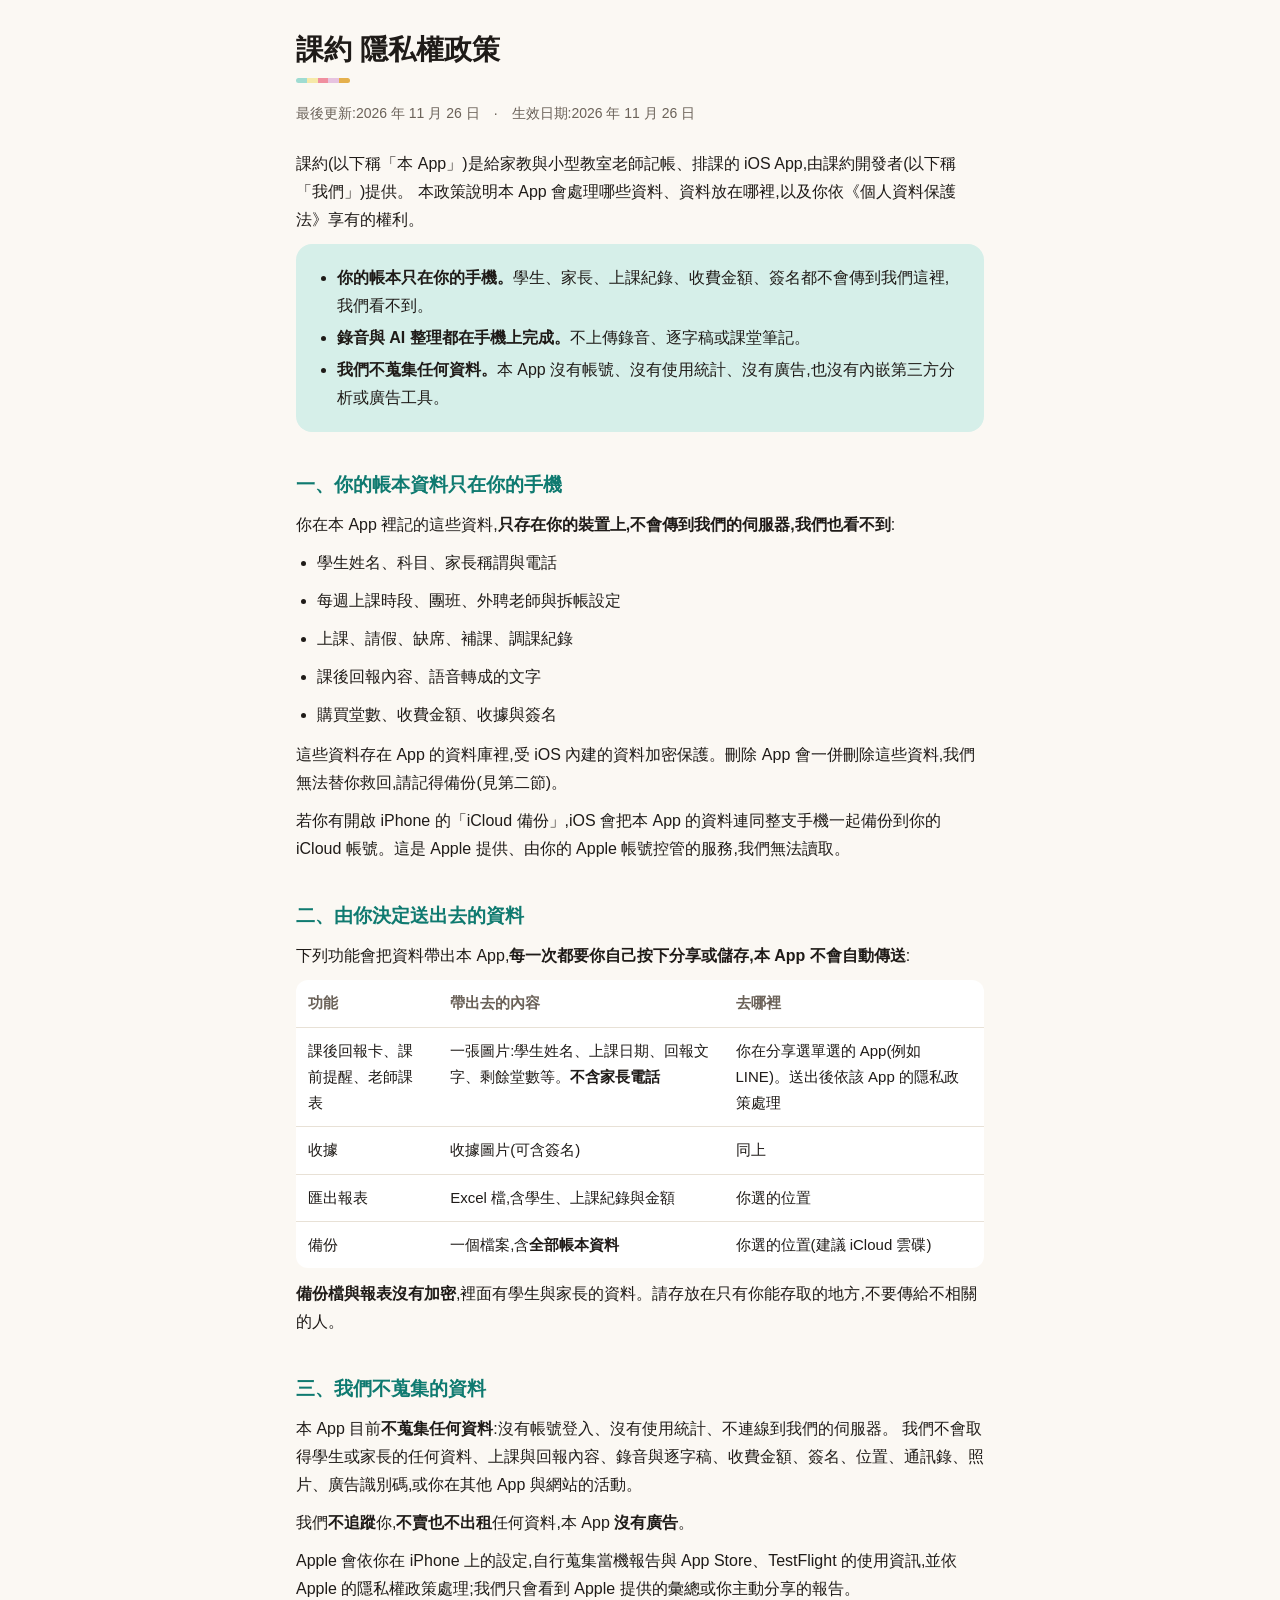
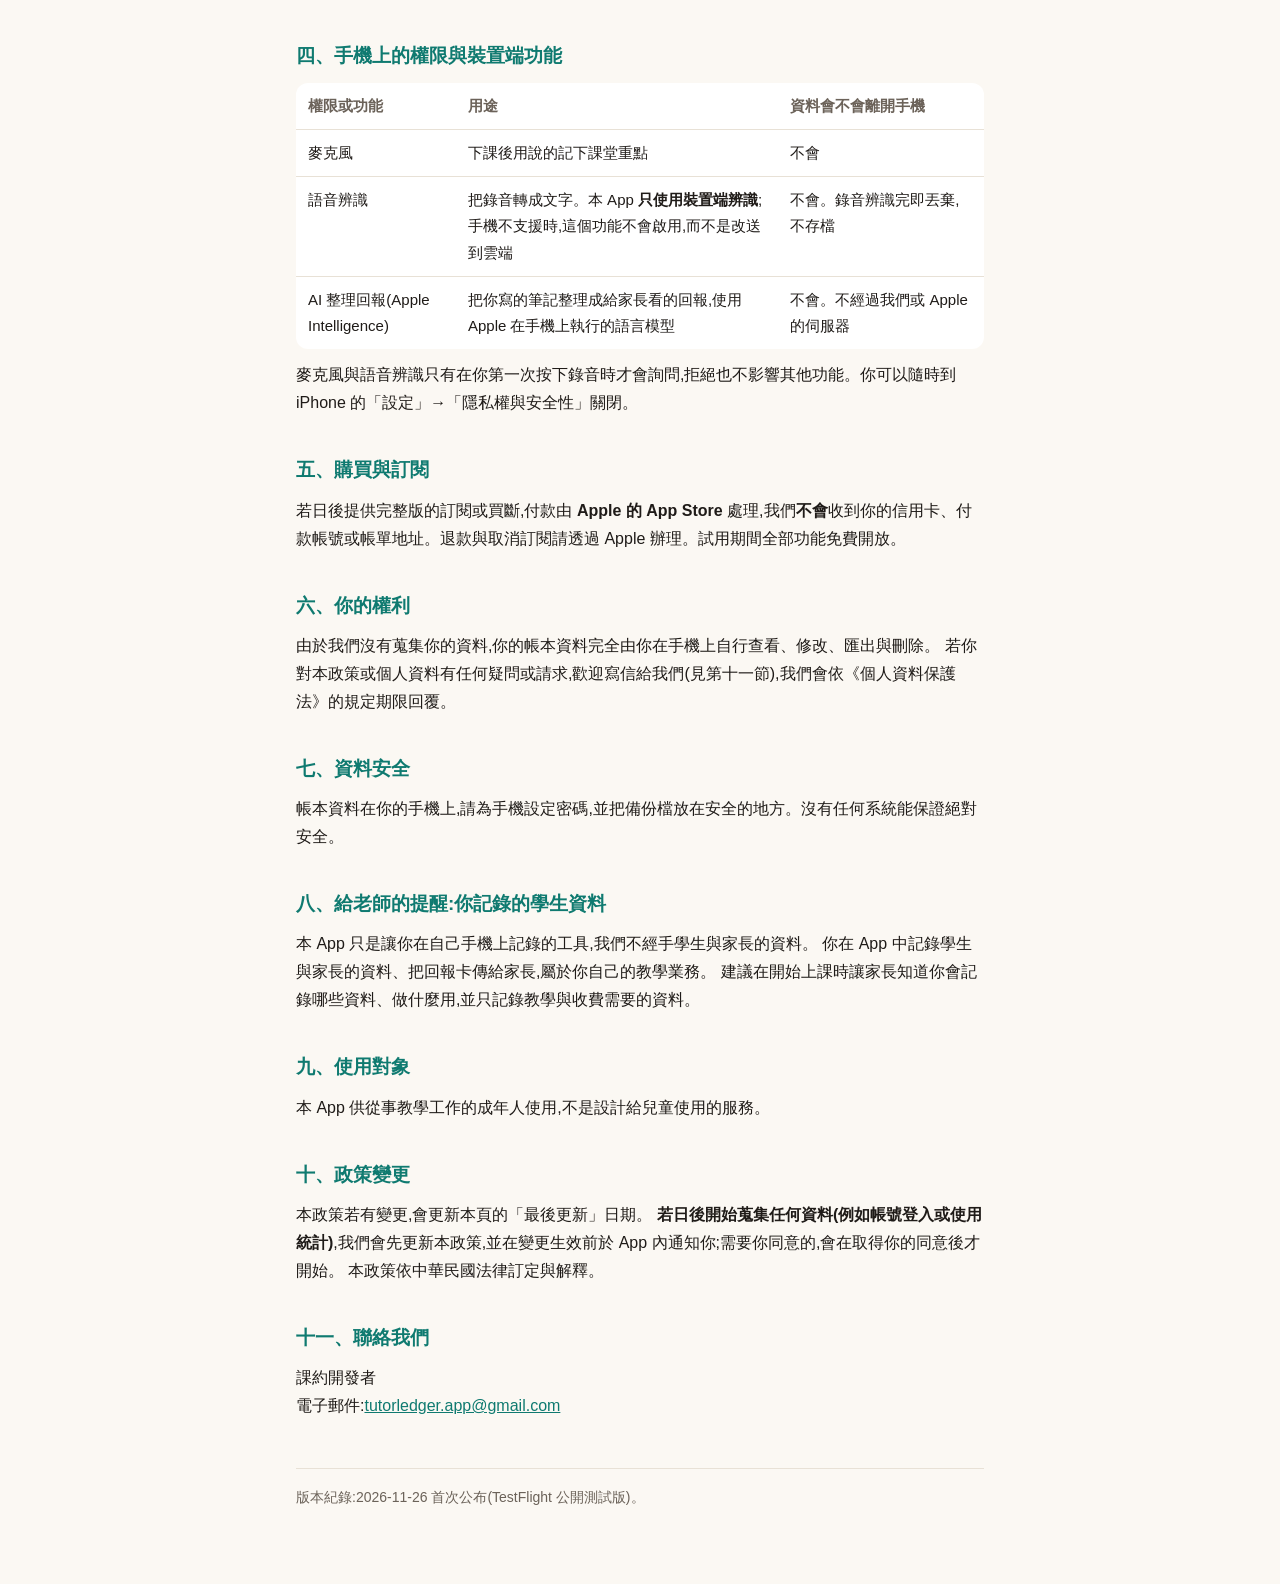
<file: privacy.html>
<!doctype html>
<html lang="zh-Hant">
<head>
<meta charset="utf-8">
<meta name="viewport" content="width=device-width, initial-scale=1">
<title>課約 隱私權政策</title>
<meta name="description" content="課約 iOS App 的隱私權政策:帳本資料只存在你的手機,我們不蒐集任何資料。">
<style>
  :root {
    --bg: #FBF8F3;
    --card: #FFFFFF;
    --ink: #1F1B18;
    --slate: #6B6259;
    --primary: #0F7A70;
    --line: #E8E1D6;
    --mint: #D6EFE9;
  }
  @media (prefers-color-scheme: dark) {
    :root {
      --bg: #141210;
      --card: #1F1C19;
      --ink: #F2EDE6;
      --slate: #B3A99E;
      --primary: #5CC4B8;
      --line: #36302A;
      --mint: #1E3833;
    }
  }
  * { box-sizing: border-box; }
  body {
    margin: 0;
    background: var(--bg);
    color: var(--ink);
    font: 16px/1.75 -apple-system, BlinkMacSystemFont, "PingFang TC", "Noto Sans TC", sans-serif;
    -webkit-text-size-adjust: 100%;
  }
  main { max-width: 720px; margin: 0 auto; padding: 32px 16px 64px; }
  h1 { font-size: 28px; line-height: 1.3; margin: 0 0 6px; }
  .accent { display: flex; width: 54px; height: 5px; border-radius: 3px; overflow: hidden; margin: 10px 0 18px; }
  .accent span { flex: 1; }
  .meta { color: var(--slate); font-size: 14px; margin: 0 0 24px; }
  h2 { font-size: 19px; margin: 36px 0 10px; color: var(--primary); }
  p, li { margin: 0 0 10px; }
  ul { padding-left: 1.3em; margin: 0 0 12px; }
  .summary { background: var(--mint); border-radius: 16px; padding: 16px 20px; margin: 0 0 8px; }
  .summary ul { margin: 0; }
  .summary li { margin: 4px 0; }
  .table-wrap { overflow-x: auto; margin: 0 0 12px; }
  table { width: 100%; border-collapse: collapse; background: var(--card); border-radius: 12px; overflow: hidden; font-size: 15px; }
  th, td { text-align: left; vertical-align: top; padding: 10px 12px; border-bottom: 1px solid var(--line); }
  th { color: var(--slate); font-weight: 600; white-space: nowrap; }
  tr:last-child td { border-bottom: none; }
  a { color: var(--primary); }
  footer { margin-top: 48px; color: var(--slate); font-size: 14px; border-top: 1px solid var(--line); padding-top: 16px; }
</style>
</head>
<body>
<main>
  <h1>課約 隱私權政策</h1>
  <div class="accent" aria-hidden="true">
    <span style="background:#9FDCD2"></span><span style="background:#F6E9A8"></span><span style="background:#F08F9F"></span><span style="background:#E7C3E0"></span><span style="background:#E5B04C"></span>
  </div>
  <p class="meta">最後更新:2026 年 11 月 26 日　·　生效日期:2026 年 11 月 26 日</p>

  <p>課約(以下稱「本 App」)是給家教與小型教室老師記帳、排課的 iOS App,由課約開發者(以下稱「我們」)提供。
  本政策說明本 App 會處理哪些資料、資料放在哪裡,以及你依《個人資料保護法》享有的權利。</p>

  <div class="summary">
    <ul>
      <li><strong>你的帳本只在你的手機。</strong>學生、家長、上課紀錄、收費金額、簽名都不會傳到我們這裡,我們看不到。</li>
      <li><strong>錄音與 AI 整理都在手機上完成。</strong>不上傳錄音、逐字稿或課堂筆記。</li>
      <li><strong>我們不蒐集任何資料。</strong>本 App 沒有帳號、沒有使用統計、沒有廣告,也沒有內嵌第三方分析或廣告工具。</li>
    </ul>
  </div>

  <h2>一、你的帳本資料只在你的手機</h2>
  <p>你在本 App 裡記的這些資料,<strong>只存在你的裝置上,不會傳到我們的伺服器,我們也看不到</strong>:</p>
  <ul>
    <li>學生姓名、科目、家長稱謂與電話</li>
    <li>每週上課時段、團班、外聘老師與拆帳設定</li>
    <li>上課、請假、缺席、補課、調課紀錄</li>
    <li>課後回報內容、語音轉成的文字</li>
    <li>購買堂數、收費金額、收據與簽名</li>
  </ul>
  <p>這些資料存在 App 的資料庫裡,受 iOS 內建的資料加密保護。刪除 App 會一併刪除這些資料,我們無法替你救回,請記得備份(見第二節)。</p>
  <p>若你有開啟 iPhone 的「iCloud 備份」,iOS 會把本 App 的資料連同整支手機一起備份到你的 iCloud 帳號。這是 Apple 提供、由你的 Apple 帳號控管的服務,我們無法讀取。</p>

  <h2>二、由你決定送出去的資料</h2>
  <p>下列功能會把資料帶出本 App,<strong>每一次都要你自己按下分享或儲存,本 App 不會自動傳送</strong>:</p>
  <div class="table-wrap">
  <table>
    <tr><th>功能</th><th>帶出去的內容</th><th>去哪裡</th></tr>
    <tr><td>課後回報卡、課前提醒、老師課表</td><td>一張圖片:學生姓名、上課日期、回報文字、剩餘堂數等。<strong>不含家長電話</strong></td><td>你在分享選單選的 App(例如 LINE)。送出後依該 App 的隱私政策處理</td></tr>
    <tr><td>收據</td><td>收據圖片(可含簽名)</td><td>同上</td></tr>
    <tr><td>匯出報表</td><td>Excel 檔,含學生、上課紀錄與金額</td><td>你選的位置</td></tr>
    <tr><td>備份</td><td>一個檔案,含<strong>全部帳本資料</strong></td><td>你選的位置(建議 iCloud 雲碟)</td></tr>
  </table>
  </div>
  <p><strong>備份檔與報表沒有加密</strong>,裡面有學生與家長的資料。請存放在只有你能存取的地方,不要傳給不相關的人。</p>

  <h2>三、我們不蒐集的資料</h2>
  <p>本 App 目前<strong>不蒐集任何資料</strong>:沒有帳號登入、沒有使用統計、不連線到我們的伺服器。
  我們不會取得學生或家長的任何資料、上課與回報內容、錄音與逐字稿、收費金額、簽名、位置、通訊錄、照片、廣告識別碼,或你在其他 App 與網站的活動。</p>
  <p>我們<strong>不追蹤</strong>你,<strong>不賣也不出租</strong>任何資料,本 App <strong>沒有廣告</strong>。</p>
  <p>Apple 會依你在 iPhone 上的設定,自行蒐集當機報告與 App Store、TestFlight 的使用資訊,並依 Apple 的隱私權政策處理;我們只會看到 Apple 提供的彙總或你主動分享的報告。</p>

  <h2>四、手機上的權限與裝置端功能</h2>
  <div class="table-wrap">
  <table>
    <tr><th>權限或功能</th><th>用途</th><th>資料會不會離開手機</th></tr>
    <tr><td>麥克風</td><td>下課後用說的記下課堂重點</td><td>不會</td></tr>
    <tr><td>語音辨識</td><td>把錄音轉成文字。本 App <strong>只使用裝置端辨識</strong>;手機不支援時,這個功能不會啟用,而不是改送到雲端</td><td>不會。錄音辨識完即丟棄,不存檔</td></tr>
    <tr><td>AI 整理回報(Apple Intelligence)</td><td>把你寫的筆記整理成給家長看的回報,使用 Apple 在手機上執行的語言模型</td><td>不會。不經過我們或 Apple 的伺服器</td></tr>
  </table>
  </div>
  <p>麥克風與語音辨識只有在你第一次按下錄音時才會詢問,拒絕也不影響其他功能。你可以隨時到 iPhone 的「設定」→「隱私權與安全性」關閉。</p>

  <h2>五、購買與訂閱</h2>
  <p>若日後提供完整版的訂閱或買斷,付款由 <strong>Apple 的 App Store</strong> 處理,我們<strong>不會</strong>收到你的信用卡、付款帳號或帳單地址。退款與取消訂閱請透過 Apple 辦理。試用期間全部功能免費開放。</p>

  <h2>六、你的權利</h2>
  <p>由於我們沒有蒐集你的資料,你的帳本資料完全由你在手機上自行查看、修改、匯出與刪除。
  若你對本政策或個人資料有任何疑問或請求,歡迎寫信給我們(見第十一節),我們會依《個人資料保護法》的規定期限回覆。</p>

  <h2>七、資料安全</h2>
  <p>帳本資料在你的手機上,請為手機設定密碼,並把備份檔放在安全的地方。沒有任何系統能保證絕對安全。</p>

  <h2>八、給老師的提醒:你記錄的學生資料</h2>
  <p>本 App 只是讓你在自己手機上記錄的工具,我們不經手學生與家長的資料。
  你在 App 中記錄學生與家長的資料、把回報卡傳給家長,屬於你自己的教學業務。
  建議在開始上課時讓家長知道你會記錄哪些資料、做什麼用,並只記錄教學與收費需要的資料。</p>

  <h2>九、使用對象</h2>
  <p>本 App 供從事教學工作的成年人使用,不是設計給兒童使用的服務。</p>

  <h2>十、政策變更</h2>
  <p>本政策若有變更,會更新本頁的「最後更新」日期。
  <strong>若日後開始蒐集任何資料(例如帳號登入或使用統計)</strong>,我們會先更新本政策,並在變更生效前於 App 內通知你;需要你同意的,會在取得你的同意後才開始。
  本政策依中華民國法律訂定與解釋。</p>

  <h2>十一、聯絡我們</h2>
  <p>課約開發者<br>電子郵件:<a href="mailto:tutorledger.app@gmail.com">tutorledger.app@gmail.com</a></p>

  <footer>
    <p>版本紀錄:2026-11-26 首次公布(TestFlight 公開測試版)。</p>
  </footer>
</main>
</body>
</html>
</file>
